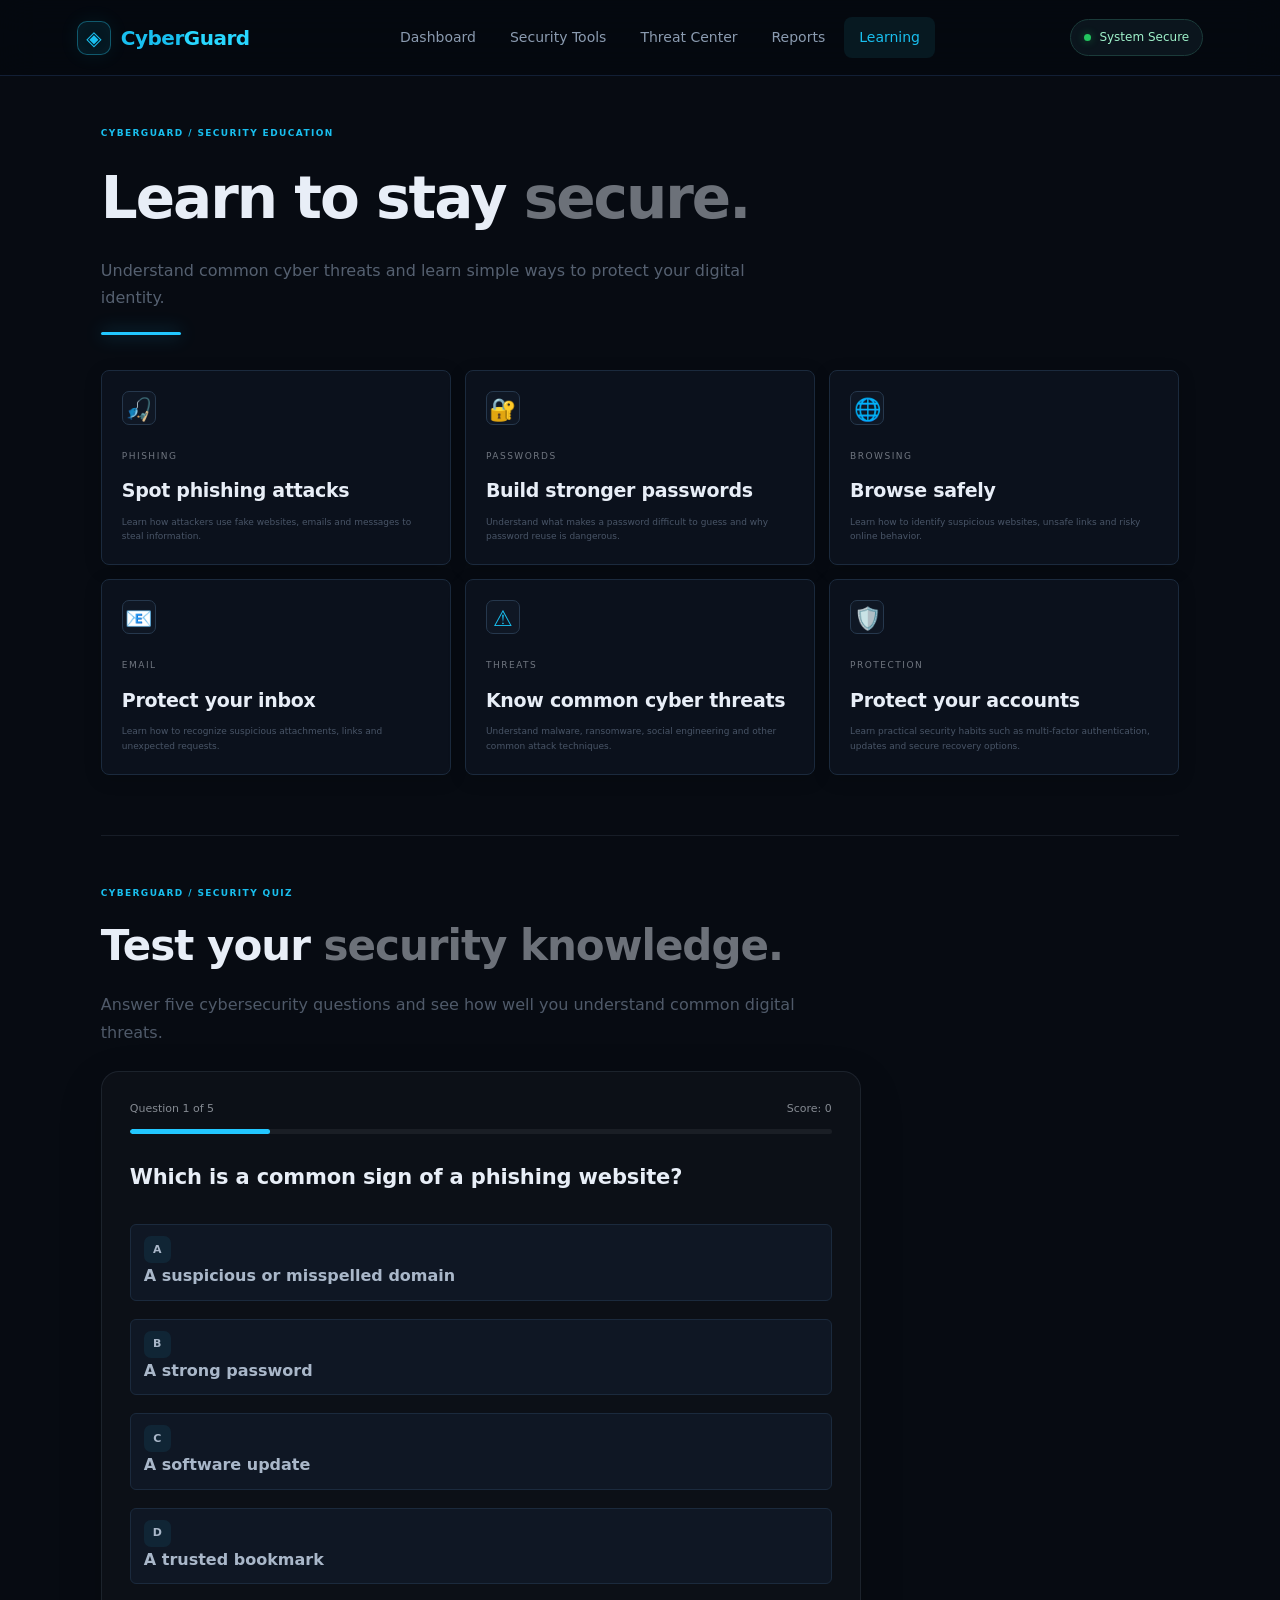
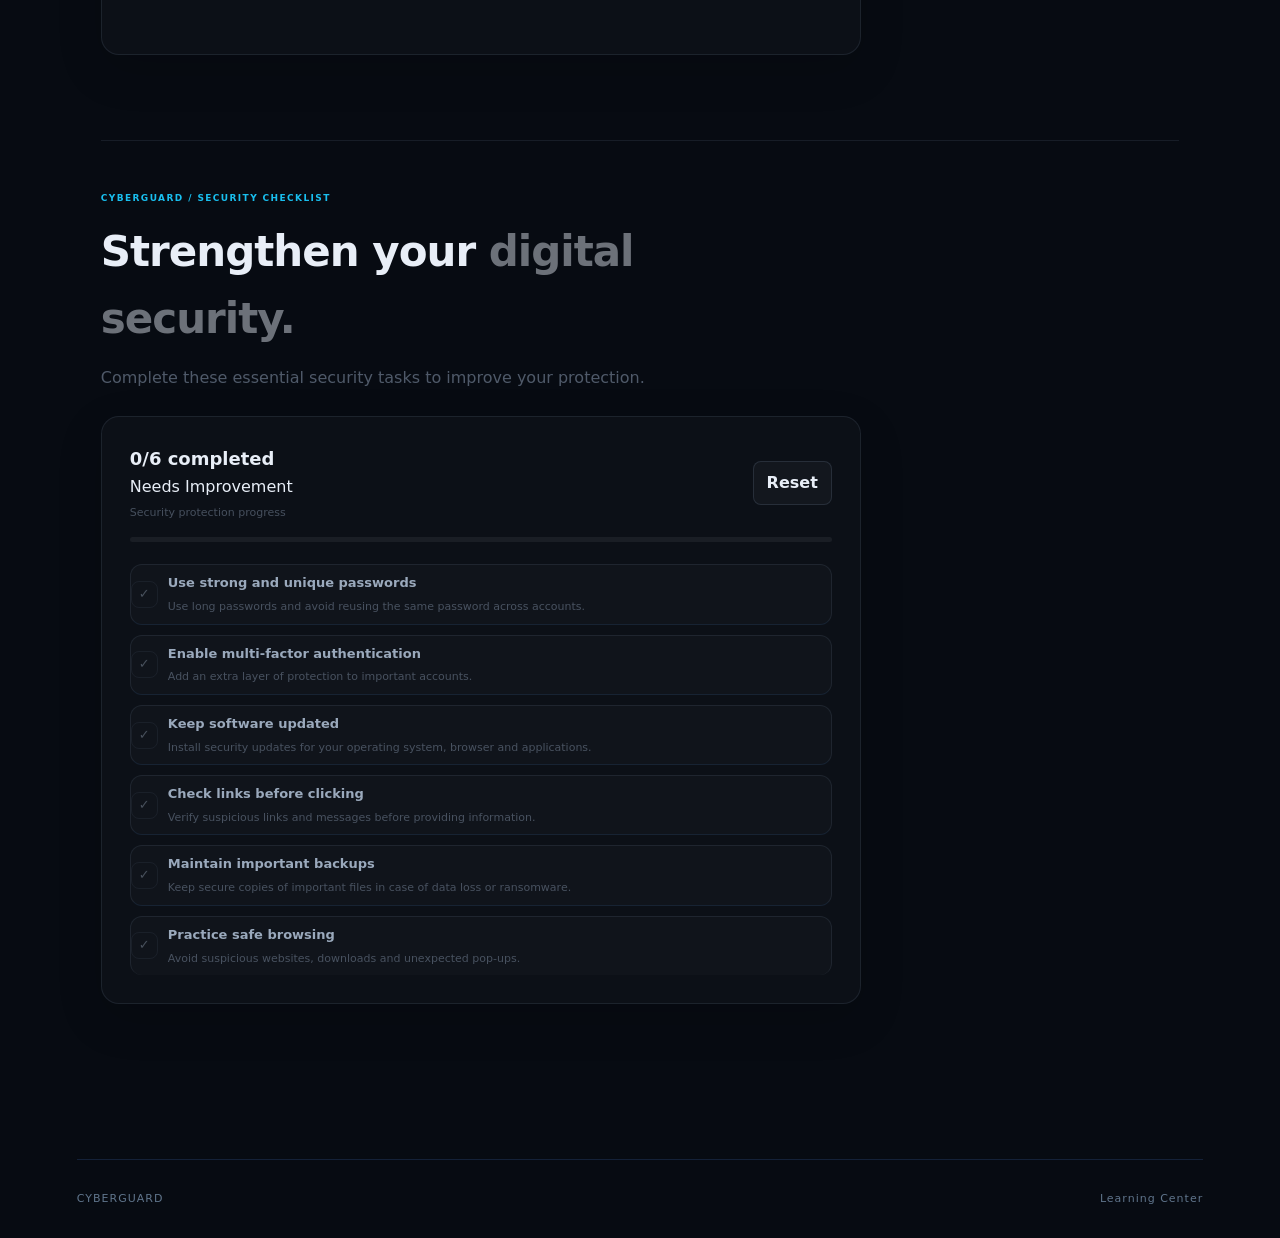
<file: pages/learning.html>
<!DOCTYPE html>
<html lang="en">

<head>

    <meta charset="UTF-8">

    <meta
        name="viewport"
        content="width=device-width, initial-scale=1.0"
    >

    <title>CyberGuard | Learning Center</title>

    <link
        rel="stylesheet"
        href="../style.css"
    >

</head>


<body>

<div id="app">


    <!-- NAVIGATION -->

    <header class="navbar">

        <div class="logo">

            <span class="logo-icon">◈</span>

            <span>
                Cyber<span>Guard</span>
            </span>

        </div>


        <nav>

            <a href="../index.html">
                Dashboard
            </a>

            <a href="password.html">
                Security Tools
            </a>

            <a href="threats.html">
                Threat Center
            </a>

            <a href="reports.html">
                Reports
            </a>

            <a
                href="learning.html"
                class="active"
            >
                Learning
            </a>

        </nav>


        <div class="system-status">

            <span class="status-dot"></span>

            System Secure

        </div>

    </header>



    <!-- LEARNING CENTER -->

    <main>

        <section class="learning-page">


            <div class="learning-heading">

                <p class="eyebrow">
                    CYBERGUARD / SECURITY EDUCATION
                </p>


                <h1>

                    Learn to stay
                    <span>secure.</span>

                </h1>


                <p>

                    Understand common cyber threats
                    and learn simple ways to protect
                    your digital identity.

                </p>

            </div>



            <!-- LEARNING CARDS -->

            <div class="learning-grid">


                <article class="learning-card">

                    <div class="learning-icon">
                        🎣
                    </div>

                    <span class="learning-tag">
                        PHISHING
                    </span>

                    <h2>
                        Spot phishing attacks
                    </h2>

                    <p>
                        Learn how attackers use fake
                        websites, emails and messages
                        to steal information.
                    </p>

                </article>



                <article class="learning-card">

                    <div class="learning-icon">
                        🔐
                    </div>

                    <span class="learning-tag">
                        PASSWORDS
                    </span>

                    <h2>
                        Build stronger passwords
                    </h2>

                    <p>
                        Understand what makes a password
                        difficult to guess and why
                        password reuse is dangerous.
                    </p>

                </article>



                <article class="learning-card">

                    <div class="learning-icon">
                        🌐
                    </div>

                    <span class="learning-tag">
                        BROWSING
                    </span>

                    <h2>
                        Browse safely
                    </h2>

                    <p>
                        Learn how to identify suspicious
                        websites, unsafe links and risky
                        online behavior.
                    </p>

                </article>



                <article class="learning-card">

                    <div class="learning-icon">
                        📧
                    </div>

                    <span class="learning-tag">
                        EMAIL
                    </span>

                    <h2>
                        Protect your inbox
                    </h2>

                    <p>
                        Learn how to recognize suspicious
                        attachments, links and unexpected
                        requests.
                    </p>

                </article>



                <article class="learning-card">

                    <div class="learning-icon">
                        ⚠️
                    </div>

                    <span class="learning-tag">
                        THREATS
                    </span>

                    <h2>
                        Know common cyber threats
                    </h2>

                    <p>
                        Understand malware, ransomware,
                        social engineering and other
                        common attack techniques.
                    </p>

                </article>



                <article class="learning-card">

                    <div class="learning-icon">
                        🛡️
                    </div>

                    <span class="learning-tag">
                        PROTECTION
                    </span>

                    <h2>
                        Protect your accounts
                    </h2>

                    <p>
                        Learn practical security habits
                        such as multi-factor authentication,
                        updates and secure recovery options.
                    </p>

                </article>


            </div>

<!-- =====================================================
     P36 — CYBER SECURITY QUIZ
     ===================================================== -->

<section class="security-quiz">

    <div class="quiz-heading">

        <p class="eyebrow">
            CYBERGUARD / SECURITY QUIZ
        </p>

        <h2>
            Test your
            <span>security knowledge.</span>
        </h2>

        <p>
            Answer five cybersecurity questions
            and see how well you understand
            common digital threats.
        </p>

    </div>


    <div class="quiz-card">

        <div class="quiz-progress">

            <span id="quizQuestionNumber">
                Question 1 of 5
            </span>

            <span id="quizScore">
                Score: 0
            </span>

        </div>


        <div class="quiz-progress-bar">

            <div
                id="quizProgress"
                style="width: 20%;"
            ></div>

        </div>


        <h3 id="quizQuestion">
            Loading question...
        </h3>


        <div
            id="quizOptions"
            class="quiz-options"
        ></div>


        <div
            id="quizFeedback"
            class="quiz-feedback"
        ></div>


        <button
            id="quizNextButton"
            class="quiz-next-button"
            type="button"
            style="display:none;"
        >
            Next Question
        </button>

    </div>


    <div
        id="quizResult"
        class="quiz-result"
        style="display:none;"
    >

        <span class="quiz-result-label">
            QUIZ COMPLETE
        </span>

        <h3>
            Your security score
        </h3>

        <strong id="quizFinalScore">
            0/5
        </strong>

        <p id="quizResultMessage">
            Keep learning and improving your
            cybersecurity knowledge.
        </p>

        <button
            id="quizRestartButton"
            class="quiz-next-button"
            type="button"
        >
            Try Again
        </button>

    </div>

</section>


<script>

/* =====================================================
   P36 — SECURITY QUIZ LOGIC
   ===================================================== */

document.addEventListener(
    "DOMContentLoaded",
    function () {

        const questions = [

            {
                question:
                    "Which is a common sign of a phishing website?",

                options: [
                    "A suspicious or misspelled domain",
                    "A strong password",
                    "A software update",
                    "A trusted bookmark"
                ],

                answer: 0
            },


            {
                question:
                    "What is the safest way to handle an unexpected email attachment?",

                options: [
                    "Open it immediately",
                    "Forward it to everyone",
                    "Verify the sender before opening it",
                    "Download it on every device"
                ],

                answer: 2
            },


            {
                question:
                    "Which password is generally stronger?",

                options: [
                    "12345678",
                    "password123",
                    "Your birthday",
                    "A long unique passphrase"
                ],

                answer: 3
            },


            {
                question:
                    "What does multi-factor authentication provide?",

                options: [
                    "An additional layer of account protection",
                    "A faster internet connection",
                    "Free antivirus software",
                    "Automatic password sharing"
                ],

                answer: 0
            },


            {
                question:
                    "What should you do with a suspicious link?",

                options: [
                    "Click it to check",
                    "Send it to friends",
                    "Avoid it and verify the destination",
                    "Enter your password first"
                ],

                answer: 2
            }

        ];


        let currentQuestion = 0;

        let score = 0;

        let answered = false;


        const questionElement =
            document.querySelector(
                "#quizQuestion"
            );

        const optionsElement =
            document.querySelector(
                "#quizOptions"
            );

        const feedbackElement =
            document.querySelector(
                "#quizFeedback"
            );

        const nextButton =
            document.querySelector(
                "#quizNextButton"
            );

        const questionNumber =
            document.querySelector(
                "#quizQuestionNumber"
            );

        const scoreElement =
            document.querySelector(
                "#quizScore"
            );

        const progressElement =
            document.querySelector(
                "#quizProgress"
            );

        const quizCard =
            document.querySelector(
                ".quiz-card"
            );

        const resultElement =
            document.querySelector(
                "#quizResult"
            );

        const finalScore =
            document.querySelector(
                "#quizFinalScore"
            );

        const resultMessage =
            document.querySelector(
                "#quizResultMessage"
            );

        const restartButton =
            document.querySelector(
                "#quizRestartButton"
            );


        function loadQuestion() {

            answered = false;

            feedbackElement.textContent = "";

            feedbackElement.className =
                "quiz-feedback";


            nextButton.style.display =
                "none";


            const question =
                questions[
                    currentQuestion
                ];


            questionNumber.textContent =
                "Question " +
                (currentQuestion + 1) +
                " of " +
                questions.length;


            scoreElement.textContent =
                "Score: " +
                score;


            progressElement.style.width =
                (
                    (
                        currentQuestion + 1
                    ) /
                    questions.length *
                    100
                ) +
                "%";


            questionElement.textContent =
                question.question;


            optionsElement.innerHTML =
                question.options
                    .map(
                        (option, index) => `

                            <button
                                type="button"
                                class="quiz-option"
                                data-index="${index}"
                            >
                                <span>
                                    ${String.fromCharCode(
                                        65 + index
                                    )}
                                </span>

                                ${option}

                            </button>

                        `
                    )
                    .join("");


            optionsElement
                .querySelectorAll(
                    ".quiz-option"
                )
                .forEach(
                    button => {

                        button.addEventListener(
                            "click",
                            function () {

                                selectAnswer(
                                    Number(
                                        this.dataset.index
                                    )
                                );

                            }
                        );

                    }
                );

        }


        function selectAnswer(index) {

            if (answered) {
                return;
            }


            answered = true;


            const question =
                questions[
                    currentQuestion
                ];


            const buttons =
                optionsElement
                    .querySelectorAll(
                        ".quiz-option"
                    );


            buttons.forEach(
                button => {

                    button.disabled =
                        true;

                }
            );


            if (
                index ===
                question.answer
            ) {

                score++;


                buttons[index]
                    .classList.add(
                        "correct"
                    );


                feedbackElement.textContent =
                    "Correct! Good security awareness.";

                feedbackElement.classList.add(
                    "correct"
                );

            }

            else {

                buttons[index]
                    .classList.add(
                        "wrong"
                    );


                buttons[
                    question.answer
                ]
                    .classList.add(
                        "correct"
                    );


                feedbackElement.textContent =
                    "Not quite. The highlighted answer is correct.";

                feedbackElement.classList.add(
                    "wrong"
                );

            }


            scoreElement.textContent =
                "Score: " +
                score;


            nextButton.style.display =
                "block";

        }


        function nextQuestion() {

            currentQuestion++;


            if (
                currentQuestion >=
                questions.length
            ) {

                showResult();

                return;

            }


            loadQuestion();

        }


        function showResult() {

            quizCard.style.display =
                "none";


            resultElement.style.display =
                "block";


            finalScore.textContent =
                score +
                "/" +
                questions.length;


            const percentage =
                (
                    score /
                    questions.length
                ) *
                100;


            if (percentage >= 80) {

                resultMessage.textContent =
                    "Excellent! Your cybersecurity awareness is strong.";

            }

            else if (percentage >= 60) {

                resultMessage.textContent =
                    "Good job! A little more practice will strengthen your security knowledge.";

            }

            else {

                resultMessage.textContent =
                    "Keep learning! Understanding basic security habits can greatly improve your protection.";

            }

        }


        function restartQuiz() {

            currentQuestion = 0;

            score = 0;

            quizCard.style.display =
                "block";

            resultElement.style.display =
                "none";

            loadQuestion();

        }


        nextButton.addEventListener(
            "click",
            nextQuestion
        );


        restartButton.addEventListener(
            "click",
            restartQuiz
        );


        loadQuestion();

    }
);

</script>
<!-- =====================================================
     P37.1 — SECURITY CHECKLIST
     ===================================================== -->

<section class="security-checklist">

    <div class="checklist-heading">

        <p class="eyebrow">
            CYBERGUARD / SECURITY CHECKLIST
        </p>

        <h2>
            Strengthen your
            <span>digital security.</span>
        </h2>

        <p>
            Complete these essential security tasks
            to improve your protection.
        </p>

    </div>


    <div class="checklist-card">

        <div class="checklist-top">

            <div>

                <strong id="checklistCompleted">
                    0/6 completed
                </strong>
<span id="checklistSecurityLevel">
    Needs Improvement
</span>
                <small>
                    Security protection progress
                </small>

            </div>


            <button
                id="resetChecklist"
                class="checklist-reset"
                type="button"
            >
                Reset
            </button>

        </div>


        <div class="checklist-progress">

            <div
                id="checklistProgress"
                style="width: 0%;"
            ></div>

        </div>


        <div
            id="securityChecklistItems"
            class="checklist-items"
        ></div>

    </div>

</section>


<script>
document.addEventListener("DOMContentLoaded", function () {

    const checklistItems = [
        {
            id: "password",
            title: "Use strong and unique passwords",
            description: "Use long passwords and avoid reusing the same password across accounts."
        },
        {
            id: "mfa",
            title: "Enable multi-factor authentication",
            description: "Add an extra layer of protection to important accounts."
        },
        {
            id: "updates",
            title: "Keep software updated",
            description: "Install security updates for your operating system, browser and applications."
        },
        {
            id: "phishing",
            title: "Check links before clicking",
            description: "Verify suspicious links and messages before providing information."
        },
        {
            id: "backup",
            title: "Maintain important backups",
            description: "Keep secure copies of important files in case of data loss or ransomware."
        },
        {
            id: "browsing",
            title: "Practice safe browsing",
            description: "Avoid suspicious websites, downloads and unexpected pop-ups."
        }
    ];

    const container =
        document.querySelector("#securityChecklistItems");

    const completedText =
        document.querySelector("#checklistCompleted");

    const progress =
        document.querySelector("#checklistProgress");

    const resetButton =
        document.querySelector("#resetChecklist");


    let completed = JSON.parse(
        localStorage.getItem(
            "cyberguard_security_checklist"
        ) || "[]"
    );


    function renderChecklist() {

        container.innerHTML = checklistItems.map(item => {

            const isChecked =
                completed.includes(item.id);

            return `
                <label class="checklist-item ${isChecked ? "completed" : ""}">

                    <input
                        type="checkbox"
                        class="security-check"
                        data-id="${item.id}"
                        ${isChecked ? "checked" : ""}
                    >

                    <span class="checklist-check">
                        ✓
                    </span>

                    <span class="checklist-text">

                        <strong>
                            ${item.title}
                        </strong>

                        <small>
                            ${item.description}
                        </small>

                    </span>

                </label>
            `;

        }).join("");


        container
            .querySelectorAll(".security-check")
            .forEach(checkbox => {

                checkbox.addEventListener("change", function () {

                    const id = this.dataset.id;

                    if (this.checked) {

                        if (!completed.includes(id)) {
                            completed.push(id);
                        }

                    } else {

                        completed =
                            completed.filter(
                                item => item !== id
                            );

                    }

                    localStorage.setItem(
                        "cyberguard_security_checklist",
                        JSON.stringify(completed)
                    );

                    renderChecklist();

                });

            });


        updateChecklistProgress();
    }


    function updateChecklistProgress() {

        const count =
            completed.length;

        const total =
            checklistItems.length;

        const percentage =
            (count / total) * 100;


        if (completedText) {

            completedText.textContent =
                count + "/" + total + " completed";

        }


        if (progress) {

            progress.style.width =
                percentage + "%";

        }

    }


    if (resetButton) {

        resetButton.addEventListener(
            "click",
            function () {

                completed = [];

                localStorage.removeItem(
                    "cyberguard_security_checklist"
                );

                renderChecklist();

            }
        );

    }


    renderChecklist();

});
</script>
        </section>

    </main>



    <footer>

        <span>
            CYBERGUARD
        </span>

        <span>
            Learning Center
        </span>

    </footer>


</div>
<!-- P35.2 Learning Interaction -->

<div id="learningModal" class="learning-modal">

    <div class="learning-modal-content">

        <button
            id="closeLearningModal"
            class="learning-modal-close"
            type="button"
        >
            ×
        </button>

        <span id="learningModalTag">
            SECURITY GUIDE
        </span>

        <h2 id="learningModalTitle">
            Security Guide
        </h2>

        <p id="learningModalText">
            Learn practical ways to stay protected online.
        </p>

        <div id="learningModalTips"
             class="learning-modal-tips">
        </div>

    </div>

</div>


<script>

document.addEventListener(
    "DOMContentLoaded",
    function () {

        const cards =
            document.querySelectorAll(
                ".learning-card"
            );

        const modal =
            document.querySelector(
                "#learningModal"
            );

        const closeButton =
            document.querySelector(
                "#closeLearningModal"
            );

        const title =
            document.querySelector(
                "#learningModalTitle"
            );

        const tag =
            document.querySelector(
                "#learningModalTag"
            );

        const text =
            document.querySelector(
                "#learningModalText"
            );

        const tips =
            document.querySelector(
                "#learningModalTips"
            );


        const guides = {

            "Spot phishing attacks": {

                tag: "PHISHING",

                text:
                    "Phishing attacks use fake emails, websites and messages to trick people into revealing passwords, financial information or other sensitive data.",

                tips: [
                    "Check the sender and website address carefully.",
                    "Do not click suspicious links.",
                    "Never share passwords or OTPs through unexpected messages.",
                    "When unsure, open the official website yourself."
                ]

            },


            "Build stronger passwords": {

                tag: "PASSWORD SECURITY",

                text:
                    "Strong and unique passwords make it much harder for attackers to access your accounts.",

                tips: [
                    "Use long passwords or passphrases.",
                    "Use a different password for every important account.",
                    "Avoid names, birthdays and easily guessed information.",
                    "Use a password manager when possible."
                ]

            },


            "Browse safely": {

                tag: "SAFE BROWSING",

                text:
                    "Safe browsing habits help protect you from malicious websites, downloads and deceptive links.",

                tips: [
                    "Check the website address before entering information.",
                    "Avoid suspicious downloads.",
                    "Keep your browser updated.",
                    "Be careful with unexpected pop-ups and redirects."
                ]

            },


            "Protect your inbox": {

                tag: "EMAIL SECURITY",

                text:
                    "Attackers often use email to deliver phishing links, malicious attachments and fake requests.",

                tips: [
                    "Do not open unexpected attachments.",
                    "Verify unusual requests before responding.",
                    "Check links before clicking them.",
                    "Report suspicious messages when possible."
                ]

            },


            "Know common cyber threats": {

                tag: "THREAT AWARENESS",

                text:
                    "Understanding common cyber threats helps you recognize suspicious activity before it becomes a security problem.",

                tips: [
                    "Learn how phishing attacks work.",
                    "Understand malware and ransomware risks.",
                    "Watch for social engineering attempts.",
                    "Keep security software and devices updated."
                ]

            },


            "Protect your accounts": {

                tag: "ACCOUNT PROTECTION",

                text:
                    "Account security combines strong authentication, secure recovery options and good security habits.",

                tips: [
                    "Enable multi-factor authentication.",
                    "Use strong and unique passwords.",
                    "Review account recovery information.",
                    "Monitor accounts for unusual activity."
                ]

            }

        };


        cards.forEach(
            card => {

                card.style.cursor =
                    "pointer";


                card.addEventListener(
                    "click",
                    function () {

                        const heading =
                            card.querySelector(
                                "h2"
                            );

                        if (!heading) {
                            return;
                        }


                        const guide =
                            guides[
                                heading.textContent.trim()
                            ];


                        if (!guide) {
                            return;
                        }


                        title.textContent =
                            heading.textContent.trim();


                        tag.textContent =
                            guide.tag;


                        text.textContent =
                            guide.text;


                        tips.innerHTML =
                            guide.tips
                                .map(
                                    tip => `
                                        <div class="learning-tip">
                                            <span>✓</span>
                                            <p>${tip}</p>
                                        </div>
                                    `
                                )
                                .join("");


                        modal.classList.add(
                            "open"
                        );

                    }
                );

            }
        );


        function closeModal() {

            modal.classList.remove(
                "open"
            );

        }


        closeButton.addEventListener(
            "click",
            closeModal
        );


        modal.addEventListener(
            "click",
            function (event) {

                if (
                    event.target === modal
                ) {

                    closeModal();

                }

            }
        );


        document.addEventListener(
            "keydown",
            function (event) {

                if (
                    event.key === "Escape"
                ) {

                    closeModal();

                }

            }
        );

    }
);

</script>
</body>

</html>
</file>
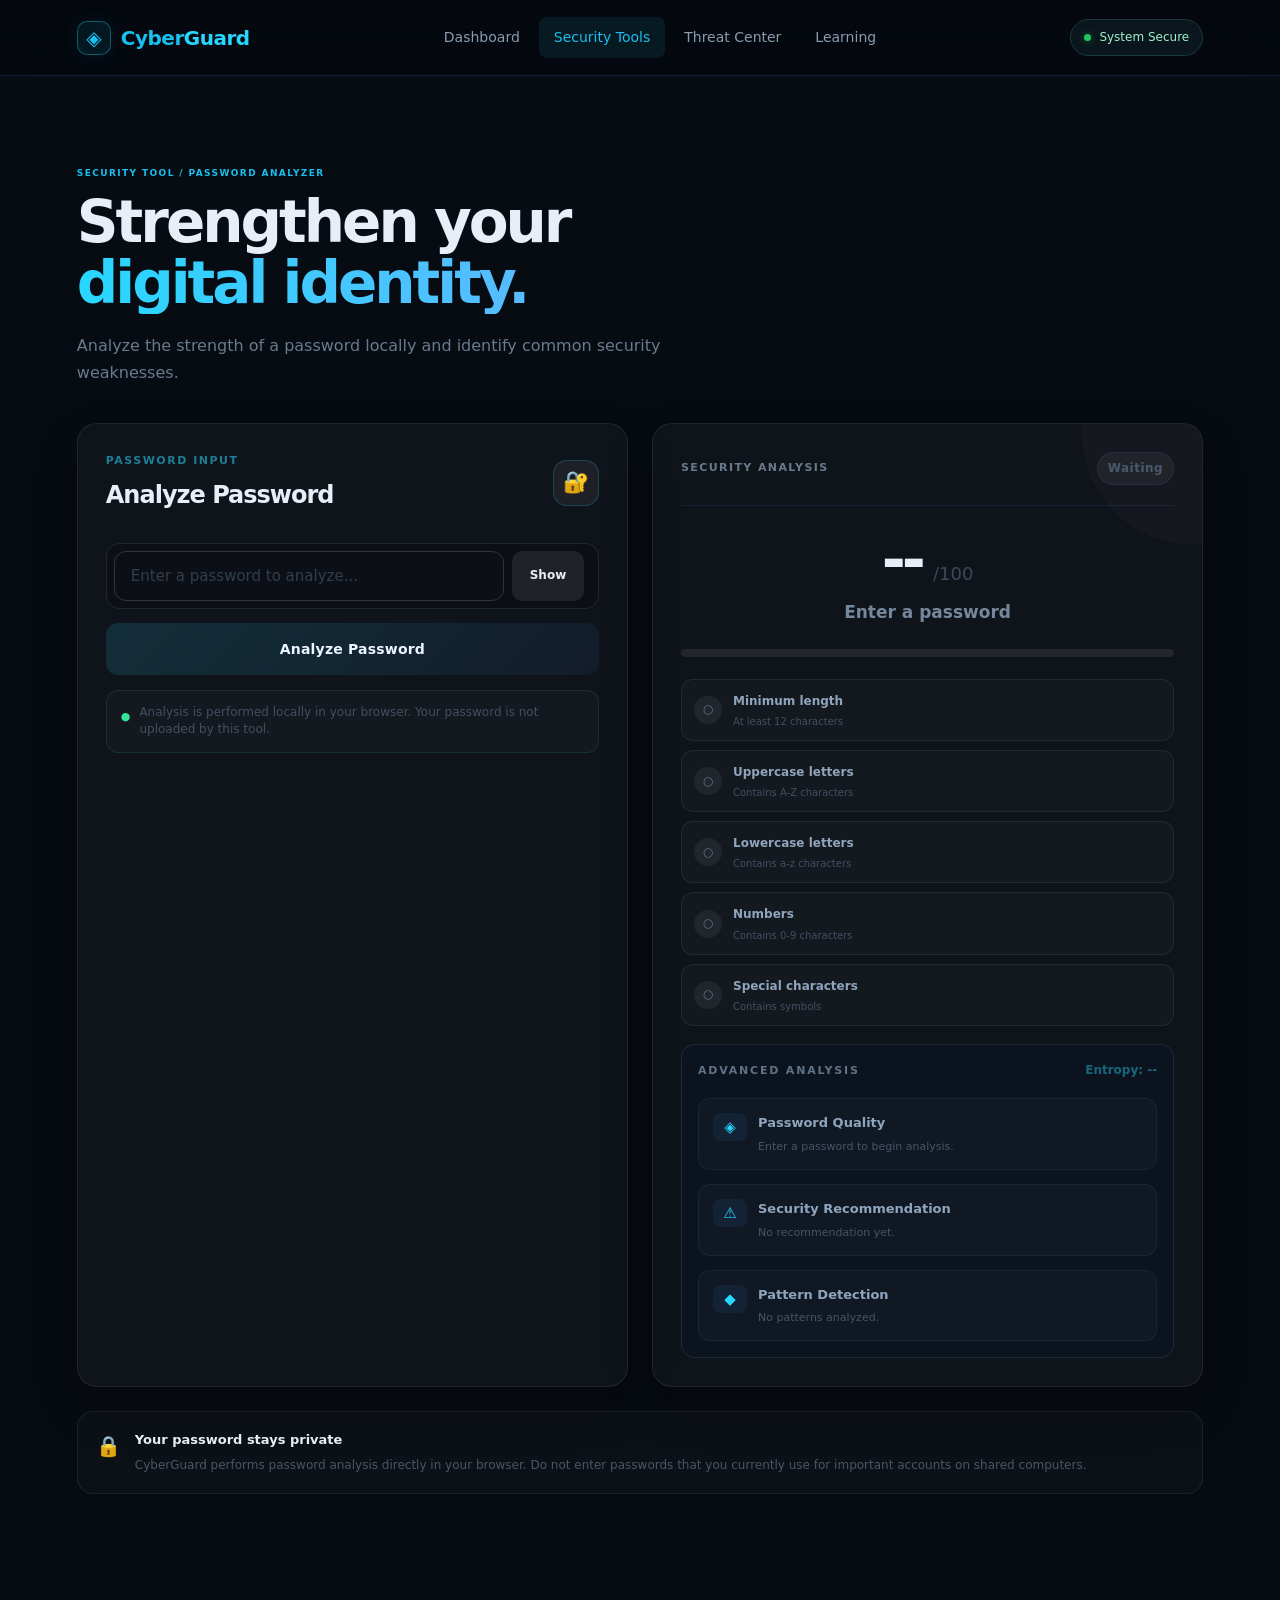
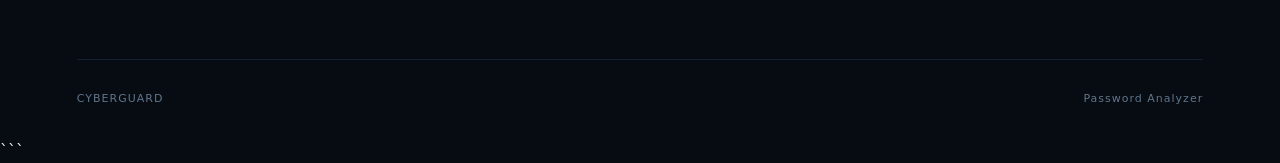
<file: pages/password.html>
<!DOCTYPE html>
<html lang="en">

<head>

    <meta charset="UTF-8">

    <meta
        name="viewport"
        content="width=device-width, initial-scale=1.0"
    >

    <title>
        CyberGuard | Password Analyzer
    </title>

    <link
        rel="stylesheet"
        href="../style.css"
    >

</head>


<body>

    <div id="app">


        <!-- =========================================
             NAVIGATION
             ========================================= -->

        <header class="navbar">

            <div class="logo">

                <span class="logo-icon">
                    ◈
                </span>

                <span>
                    Cyber<span>Guard</span>
                </span>

            </div>


            <nav>

                <a href="../index.html">
                    Dashboard
                </a>

                <a
                    href="#"
                    class="active"
                >
                    Security Tools
                </a>

                <a href="threats.html">
                    Threat Center
                </a>

                <a href="learning.html">
    Learning
</a>

            </nav>


            <div class="system-status">

                <span class="status-dot"></span>

                System Secure

            </div>

        </header>



        <!-- =========================================
             PASSWORD ANALYZER
             ========================================= -->

        <main>

            <section class="password-page">


                <!-- PAGE HEADING -->

                <div class="password-heading">

                    <p class="eyebrow">
                        SECURITY TOOL / PASSWORD ANALYZER
                    </p>


                    <h1>

                        Strengthen your
                        <span>
                            digital identity.
                        </span>

                    </h1>


                    <p>

                        Analyze the strength of a password locally
                        and identify common security weaknesses.

                    </p>

                </div>



                <!-- =================================
                     MAIN PASSWORD LAYOUT
                     ================================= -->

                <div class="password-layout">


                    <!-- =================================
                         PASSWORD INPUT PANEL
                         ================================= -->

                    <div class="password-panel">


                        <div class="panel-header">

                            <div>

                                <span class="panel-label">
                                    PASSWORD INPUT
                                </span>


                                <h2>
                                    Analyze Password
                                </h2>

                            </div>


                            <span class="lock-icon">
                                🔐
                            </span>

                        </div>



                        <!-- PASSWORD INPUT -->

                        <div class="password-input-container">

                            <input
                                type="password"
                                id="passwordInput"
                                placeholder="Enter a password to analyze..."
                                autocomplete="off"
                                spellcheck="false"
                            >


                            <button
                                type="button"
                                id="togglePassword"
                            >
                                Show
                            </button>

                        </div>



                        <!-- ANALYZE BUTTON -->

                        <button
                            class="analyze-button"
                            id="analyzePassword"
                            type="button"
                        >
                            Analyze Password
                        </button>



                        <!-- PRIVACY -->

                        <div class="privacy-note">

                            <span>
                                ●
                            </span>


                            <p>

                                Analysis is performed locally in your
                                browser. Your password is not uploaded
                                by this tool.

                            </p>

                        </div>


                    </div>



                    <!-- =================================
                         SECURITY RESULT PANEL
                         ================================= -->

                    <div class="password-result">


                        <!-- RESULT HEADER -->

                        <div class="result-header">

                            <span>
                                SECURITY ANALYSIS
                            </span>


                            <span id="securityLevel">
                                Waiting
                            </span>

                        </div>



                        <!-- SCORE -->

                        <div class="strength-score">

                            <div class="score-number">

                                <span id="passwordScore">
                                    --
                                </span>

                                <small>
                                    /100
                                </small>

                            </div>


                            <div
                                class="strength-label"
                                id="strengthLabel"
                            >
                                Enter a password
                            </div>

                        </div>



                        <!-- STRENGTH BAR -->

                        <div class="strength-bar">

                            <div
                                id="strengthProgress"
                            >
                            </div>

                        </div>



                        <!-- =================================
                             SECURITY REQUIREMENTS
                             ================================= -->

                        <div class="checks">


                            <!-- LENGTH -->

                            <div class="check-item">

                                <span id="lengthCheck">
                                    ○
                                </span>


                                <div>

                                    <strong>
                                        Minimum length
                                    </strong>


                                    <small>
                                        At least 12 characters
                                    </small>

                                </div>

                            </div>



                            <!-- UPPERCASE -->

                            <div class="check-item">

                                <span id="upperCheck">
                                    ○
                                </span>


                                <div>

                                    <strong>
                                        Uppercase letters
                                    </strong>


                                    <small>
                                        Contains A-Z characters
                                    </small>

                                </div>

                            </div>



                            <!-- LOWERCASE -->

                            <div class="check-item">

                                <span id="lowerCheck">
                                    ○
                                </span>


                                <div>

                                    <strong>
                                        Lowercase letters
                                    </strong>


                                    <small>
                                        Contains a-z characters
                                    </small>

                                </div>

                            </div>



                            <!-- NUMBERS -->

                            <div class="check-item">

                                <span id="numberCheck">
                                    ○
                                </span>


                                <div>

                                    <strong>
                                        Numbers
                                    </strong>


                                    <small>
                                        Contains 0-9 characters
                                    </small>

                                </div>

                            </div>



                            <!-- SPECIAL -->

                            <div class="check-item">

                                <span id="specialCheck">
                                    ○
                                </span>


                                <div>

                                    <strong>
                                        Special characters
                                    </strong>


                                    <small>
                                        Contains symbols
                                    </small>

                                </div>

                            </div>


                        </div>



                        <!-- =================================
                             ADVANCED SECURITY INSIGHTS
                             ================================= -->

                        <div class="security-insights">


                            <div class="insight-header">

                                <span>
                                    ADVANCED ANALYSIS
                                </span>


                                <span id="entropyValue">
                                    Entropy: --
                                </span>

                            </div>



                            <div class="insight-content">


                                <!-- PASSWORD QUALITY -->

                                <div class="insight-row">

                                    <span class="insight-icon">
                                        ◈
                                    </span>


                                    <div>

                                        <strong>
                                            Password Quality
                                        </strong>


                                        <small id="qualityMessage">
                                            Enter a password to begin analysis.
                                        </small>

                                    </div>

                                </div>



                                <!-- RECOMMENDATION -->

                                <div class="insight-row">

                                    <span class="insight-icon">
                                        ⚠
                                    </span>


                                    <div>

                                        <strong>
                                            Security Recommendation
                                        </strong>


                                        <small id="passwordAdvice">
                                            No recommendation yet.
                                        </small>

                                    </div>

                                </div>



                                <!-- PATTERN DETECTION -->

                                <div class="insight-row">

                                    <span class="insight-icon">
                                        ◆
                                    </span>


                                    <div>

                                        <strong>
                                            Pattern Detection
                                        </strong>


                                        <small id="patternMessage">
                                            No patterns analyzed.
                                        </small>

                                    </div>

                                </div>


                            </div>

                        </div>


                    </div>


                </div>


                <!-- =================================
                     LOCAL SECURITY NOTICE
                     ================================= -->

                <div class="password-security-notice">

                    <span>
                        🔒
                    </span>

                    <div>

                        <strong>
                            Your password stays private
                        </strong>

                        <p>
                            CyberGuard performs password analysis
                            directly in your browser. Do not enter
                            passwords that you currently use for
                            important accounts on shared computers.
                        </p>

                    </div>

                </div>


            </section>

        </main>



        <!-- =========================================
             FOOTER
             ========================================= -->

        <footer>

            <span>
                CYBERGUARD
            </span>


            <span>
                Password Analyzer
            </span>

        </footer>


    </div>


    <!-- CYBERGUARD JAVASCRIPT -->

    <script src="../app.js"></script>

</body>

</html>
```
</file>
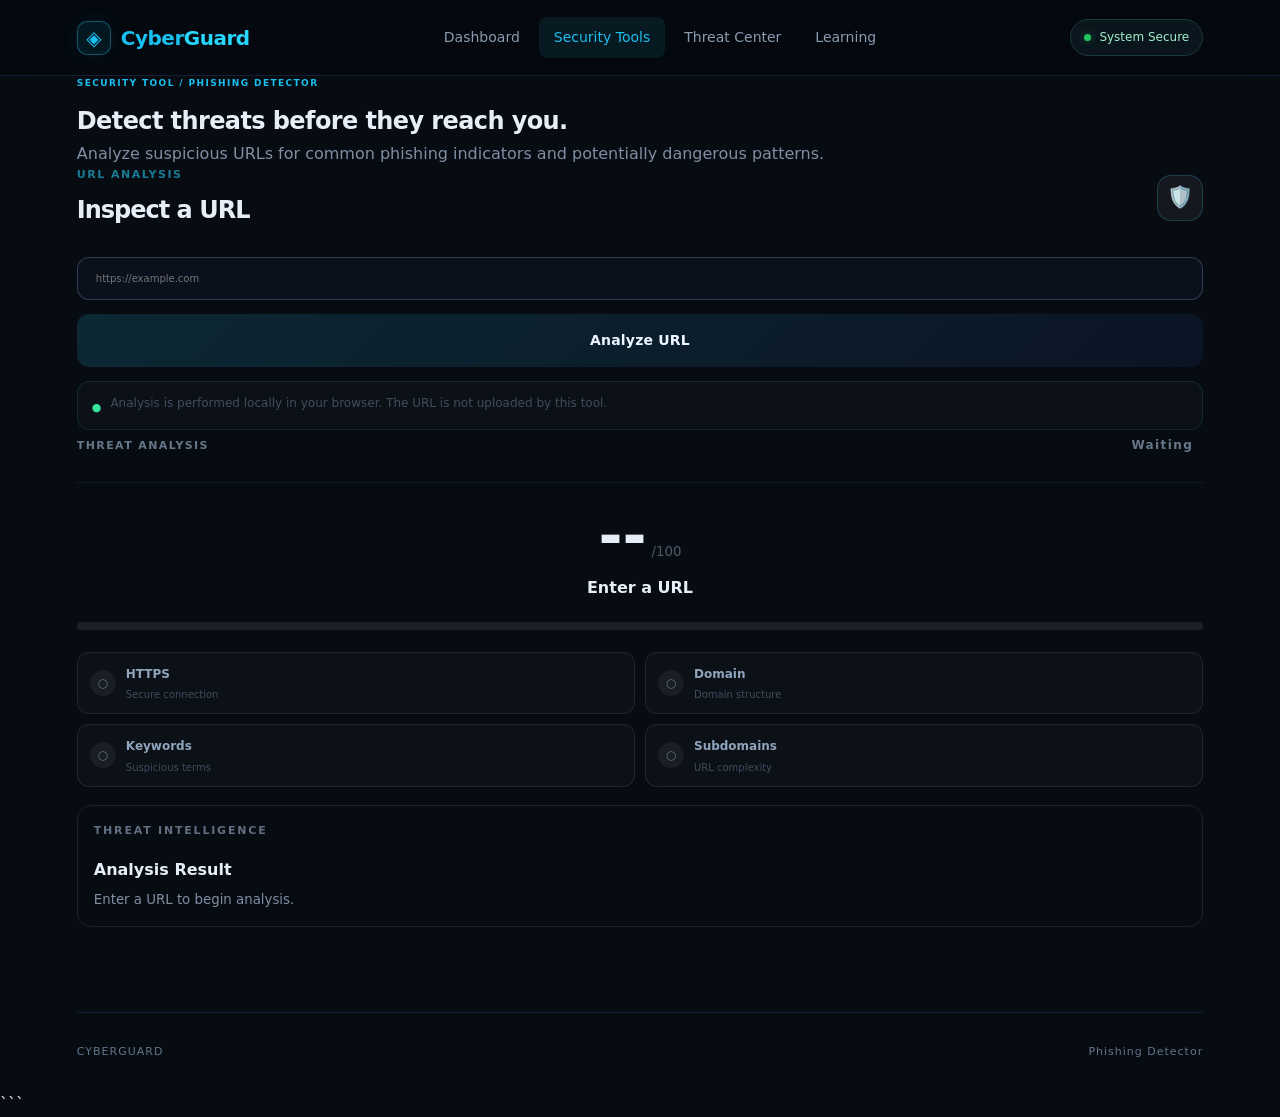
<file: pages/phishing.html>
<!DOCTYPE html>
<html lang="en">

<head>

    <meta charset="UTF-8">

    <meta
        name="viewport"
        content="width=device-width, initial-scale=1.0"
    >

    <title>CyberGuard | Phishing Detector</title>

    <link
        rel="stylesheet"
        href="../style.css"
    >

</head>


<body>

<div id="app">


    <!-- ==================================================
         NAVIGATION
         ================================================== -->

    <header class="navbar">

        <div class="logo">

            <span class="logo-icon">◈</span>

            <span>
                Cyber<span>Guard</span>
            </span>

        </div>


        <nav>
    <a href="../index.html">Dashboard</a>
    <a href="password.html" class="active">Security Tools</a>
    <a href="threats.html">Threat Center</a>
    <a href="learning.html">
    Learning
</a>
</nav>


        <div class="system-status">

            <span class="status-dot"></span>

            System Secure

        </div>

    </header>



    <!-- ==================================================
         PHISHING DETECTOR
         ================================================== -->

    <main>

        <section class="phishing-page">


            <div class="phishing-heading">

                <p class="eyebrow">
                    SECURITY TOOL / PHISHING DETECTOR
                </p>


                <h1>

                    Detect threats
                    <span>before they reach you.</span>

                </h1>


                <p>

                    Analyze suspicious URLs for common
                    phishing indicators and potentially
                    dangerous patterns.

                </p>

            </div>



            <div class="phishing-layout">


                <!-- ======================================
                     URL INPUT
                     ====================================== -->

                <div class="phishing-panel">


                    <div class="panel-header">

                        <div>

                            <span class="panel-label">
                                URL ANALYSIS
                            </span>


                            <h2>
                                Inspect a URL
                            </h2>

                        </div>


                        <span class="lock-icon">
                            🛡️
                        </span>

                    </div>



                    <div class="url-input-container">

                        <input
                            type="text"
                            id="urlInput"
                            placeholder="https://example.com"
                            autocomplete="off"
                        >

                    </div>



                    <button
                        class="analyze-button"
                        id="analyzeURL"
                        type="button"
                    >

                        Analyze URL

                    </button>



                    <div class="privacy-note">

                        <span>●</span>

                        <p>

                            Analysis is performed locally
                            in your browser. The URL is not
                            uploaded by this tool.

                        </p>

                    </div>


                </div>



                <!-- ======================================
                     RESULT PANEL
                     ====================================== -->

                <div class="phishing-result">


                    <div class="result-header">

                        <span>
                            THREAT ANALYSIS
                        </span>


                        <span id="urlRiskLevel">
                            Waiting
                        </span>

                    </div>



                    <div class="risk-score">


                        <div class="risk-number">

                            <span id="urlRiskScore">
                                --
                            </span>

                            <small>
                                /100
                            </small>

                        </div>


                        <div
                            class="risk-label"
                            id="urlRiskLabel"
                        >

                            Enter a URL

                        </div>

                    </div>



                    <div class="strength-bar">

                        <div
                            id="urlRiskProgress"
                        ></div>

                    </div>



                    <!-- ==================================
                         SECURITY INDICATORS
                         ================================== -->

                    <div class="url-checks">


                        <div class="check-item">

                            <span id="httpsCheck">
                                ○
                            </span>

                            <div>

                                <strong>
                                    HTTPS
                                </strong>

                                <small>
                                    Secure connection
                                </small>

                            </div>

                        </div>



                        <div class="check-item">

                            <span id="domainCheck">
                                ○
                            </span>

                            <div>

                                <strong>
                                    Domain
                                </strong>

                                <small>
                                    Domain structure
                                </small>

                            </div>

                        </div>



                        <div class="check-item">

                            <span id="keywordCheck">
                                ○
                            </span>

                            <div>

                                <strong>
                                    Keywords
                                </strong>

                                <small>
                                    Suspicious terms
                                </small>

                            </div>

                        </div>



                        <div class="check-item">

                            <span id="subdomainCheck">
                                ○
                            </span>

                            <div>

                                <strong>
                                    Subdomains
                                </strong>

                                <small>
                                    URL complexity
                                </small>

                            </div>

                        </div>


                    </div>



                    <!-- ==================================
                         THREAT DETAILS
                         ================================== -->

                    <div class="threat-details">


                        <div class="insight-header">

                            <span>
                                THREAT INTELLIGENCE
                            </span>

                        </div>


                        <div class="threat-message">

                            <strong>
                                Analysis Result
                            </strong>


                            <small id="urlAdvice">

                                Enter a URL to begin
                                analysis.

                            </small>

                        </div>


                    </div>


                </div>

            </div>

        </section>

    </main>



    <footer>

        <span>
            CYBERGUARD
        </span>

        <span>
            Phishing Detector
        </span>

    </footer>


</div>


<script src="../app.js"></script>

</body>

</html>
```
</file>
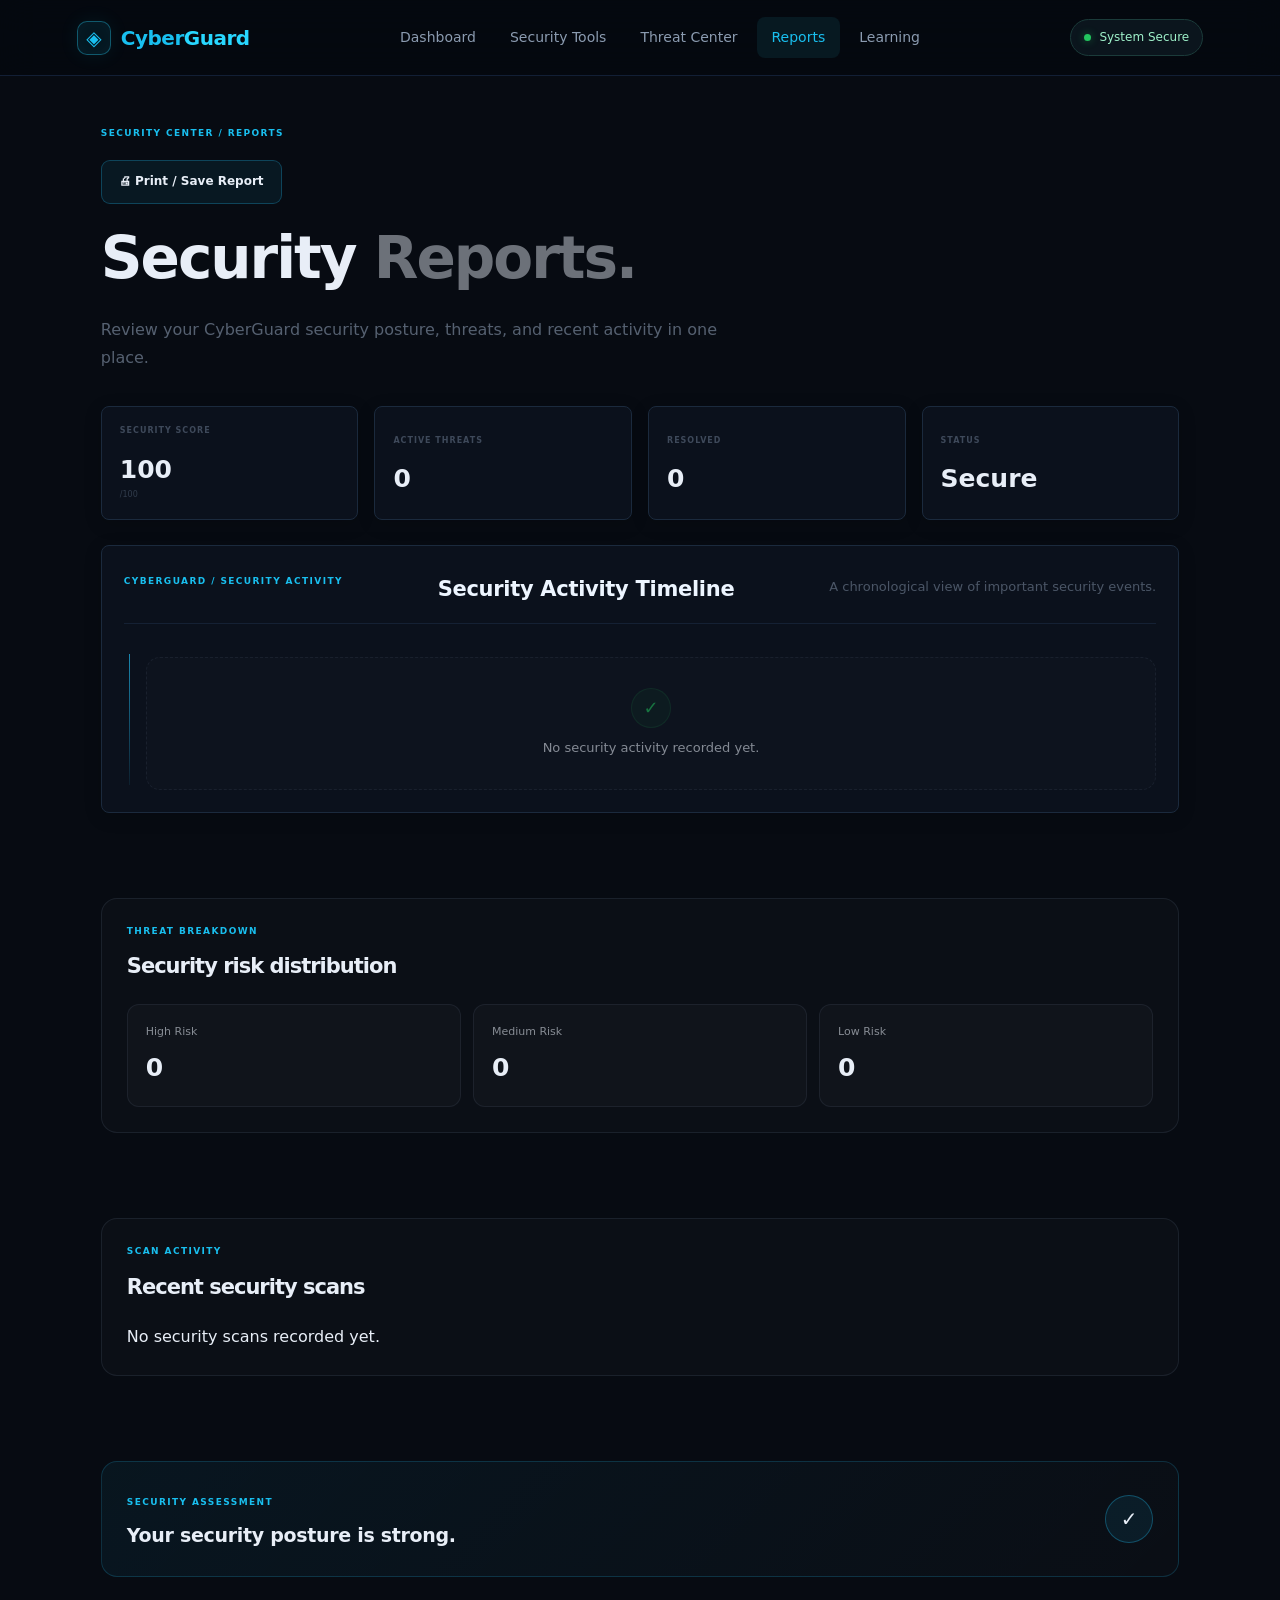
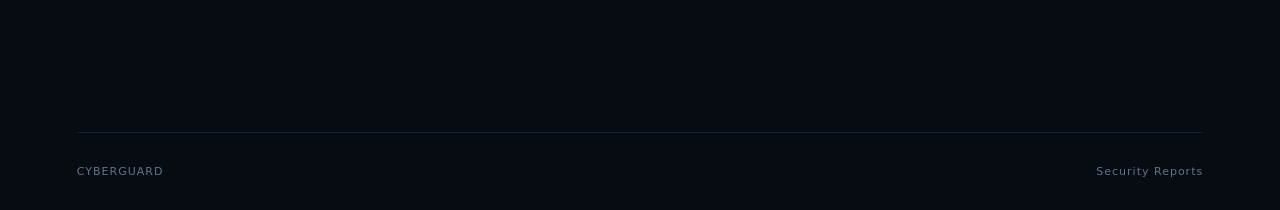
<file: pages/reports.html>
<!DOCTYPE html>
<html lang="en">

<head>

    <meta charset="UTF-8">

    <meta
        name="viewport"
        content="width=device-width, initial-scale=1.0"
    >

    <title>CyberGuard | Security Reports</title>

    <link
        rel="stylesheet"
        href="../style.css"
    >

</head>


<body>

<div id="app">


    <!-- Navigation -->

    <header class="navbar">

        <div class="logo">

            <span class="logo-icon">◈</span>

            <span>
                Cyber<span>Guard</span>
            </span>

        </div>


        <nav>

            <a href="../index.html">
                Dashboard
            </a>

            <a href="password.html">
                Security Tools
            </a>

            <a href="threats.html">
                Threat Center
            </a>

            <a href="reports.html"
               class="active">
                Reports
            </a>
<a href="learning.html">
    Learning
</a>
        </nav>


        <div class="system-status">

            <span class="status-dot"></span>

            System Secure

        </div>

    </header>



    <!-- Reports -->

    <main>

        <section class="reports-page">


            <div class="reports-heading">

                <p class="eyebrow">
                    SECURITY CENTER / REPORTS
                </p>

<div class="report-actions">

    <button
        type="button"
        class="report-print-button"
        onclick="window.print()"
    >
        🖨 Print / Save Report
    </button>

</div>
                <h1>
                    Security
                    <span>Reports.</span>
                </h1>


                <p>
                    Review your CyberGuard security
                    posture, threats, and recent activity
                    in one place.
                </p>

            </div>



            <!-- Report Overview -->

            <div class="report-overview">


                <article class="report-card">

                    <span>
                        SECURITY SCORE
                    </span>

                    <strong id="reportScore">
                        --
                    </strong>

                    <small>
                        /100
                    </small>

                </article>



                <article class="report-card">

                    <span>
                        ACTIVE THREATS
                    </span>

                    <strong id="reportThreats">
                        0
                    </strong>

                </article>



                <article class="report-card">

                    <span>
                        RESOLVED
                    </span>

                    <strong id="reportResolved">
                        0
                    </strong>

                </article>



                <article class="report-card">

                    <span>
                        STATUS
                    </span>

                    <strong id="reportStatus">
                        Secure
                    </strong>

                </article>

            </div>

<section class="security-timeline">

    <div class="timeline-heading">
        <p class="eyebrow">CYBERGUARD / SECURITY ACTIVITY</p>

        <h2>Security Activity Timeline</h2>

        <p>
            A chronological view of important security events.
        </p>
    </div>

    <div id="securityTimeline" class="timeline-list">
        <div class="timeline-empty">
            No security activity recorded yet.
        </div>
    </div>

</section>

            <!-- Threat Breakdown -->

            <section class="report-section">

                <div class="section-heading">

                    <div>

                        <p class="eyebrow">
                            THREAT BREAKDOWN
                        </p>

                        <h2>
                            Security risk distribution
                        </h2>

                    </div>

                </div>


                <div class="report-breakdown">


                    <div class="breakdown-item">

                        <span>
                            High Risk
                        </span>

                        <strong id="reportHigh">
                            0
                        </strong>

                    </div>


                    <div class="breakdown-item">

                        <span>
                            Medium Risk
                        </span>

                        <strong id="reportMedium">
                            0
                        </strong>

                    </div>


                    <div class="breakdown-item">

                        <span>
                            Low Risk
                        </span>

                        <strong id="reportLow">
                            0
                        </strong>

                    </div>

                </div>

            </section>



            <!-- Scan History -->

            <section class="report-section">

                <div class="section-heading">

                    <div>

                        <p class="eyebrow">
                            SCAN ACTIVITY
                        </p>

                        <h2>
                            Recent security scans
                        </h2>

                    </div>

                </div>


                <div
                    id="reportScanHistory"
                    class="report-scan-history"
                >

                    <div class="report-empty">
                        No security scans recorded yet.
                    </div>

                </div>

            </section>



            <!-- Report Status -->

            <section class="report-status-panel">

                <div>

                    <span class="eyebrow">
                        SECURITY ASSESSMENT
                    </span>

                    <h2 id="reportMessage">
                        Your security posture is being monitored.
                    </h2>

                </div>


                <div class="report-status-icon">
                    ✓
                </div>

            </section>


        </section>

    </main>



    <footer>

        <span>
            CYBERGUARD
        </span>

        <span>
            Security Reports
        </span>

    </footer>


</div>


<script src="../app.js"></script>

</body>

</html>
</file>
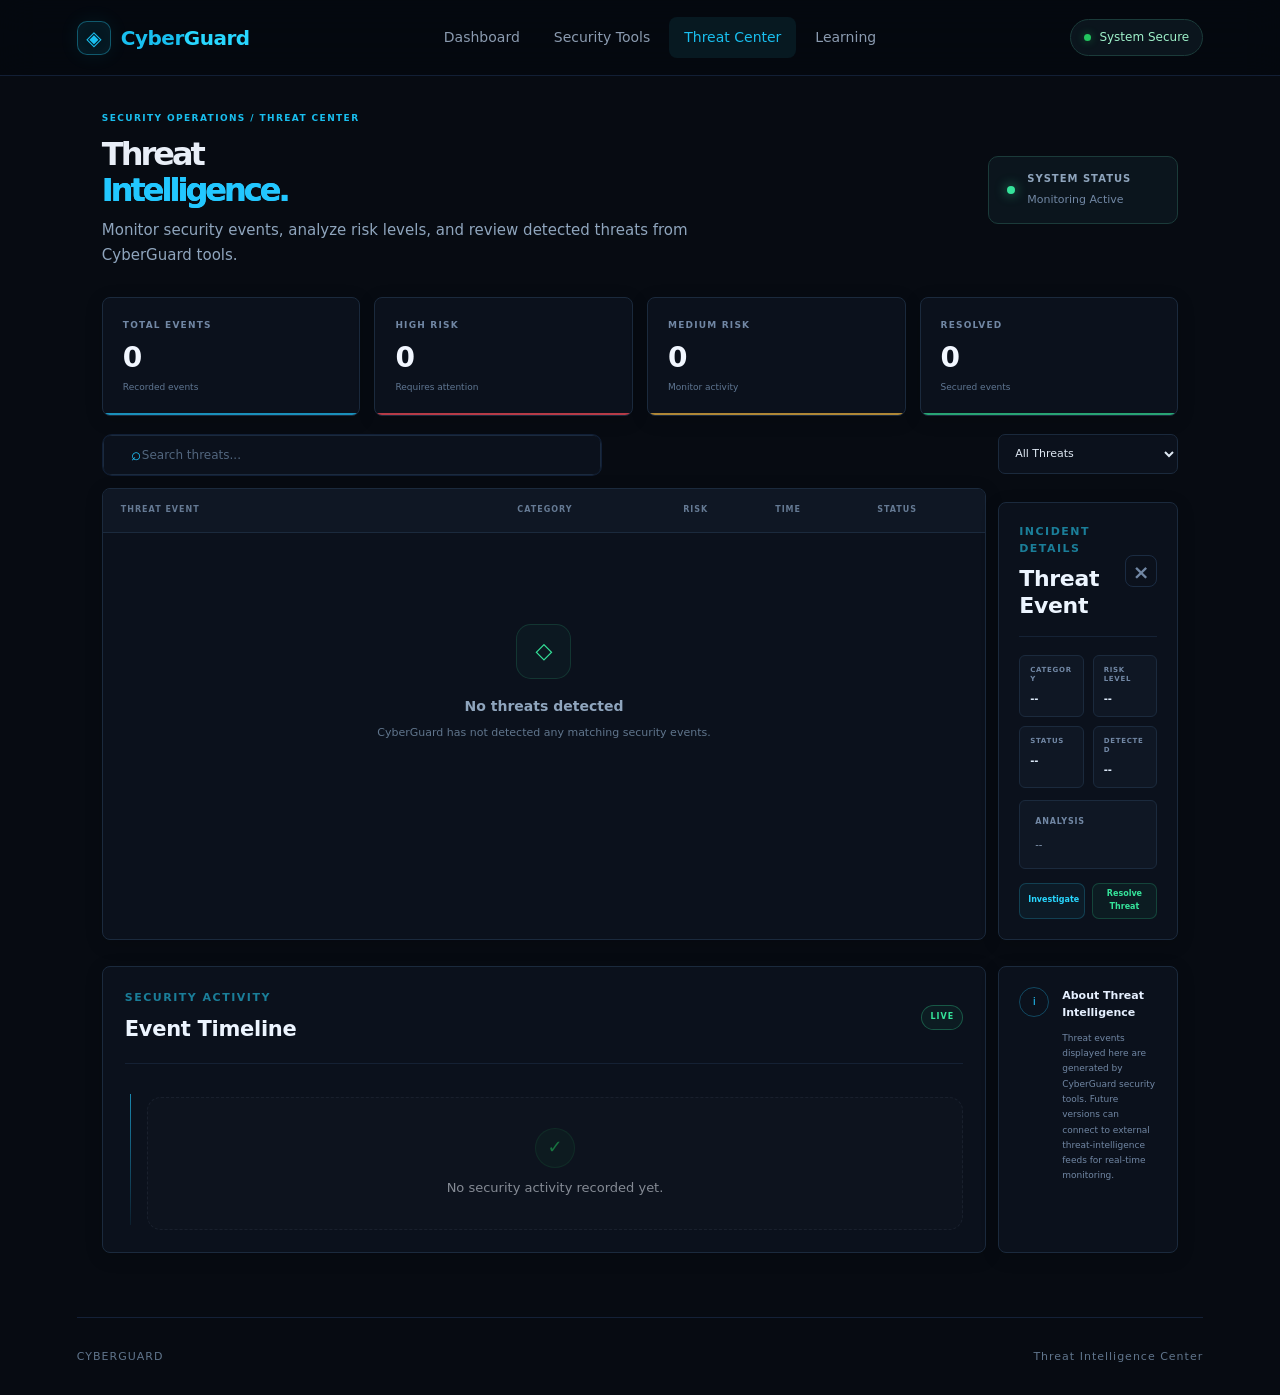
<file: pages/threats.html>
<!DOCTYPE html>
<html lang="en">

<head>

    <meta charset="UTF-8">

    <meta
        name="viewport"
        content="width=device-width, initial-scale=1.0"
    >

    <title>CyberGuard | Threat Center</title>

    <link
        rel="stylesheet"
        href="../style.css"
    >

</head>


<body>

<div id="app">


    <!-- ==================================================
         NAVIGATION
         ================================================== -->

    <header class="navbar">

        <div class="logo">

            <span class="logo-icon">◈</span>

            <span>
                Cyber<span>Guard</span>
            </span>

        </div>


      <nav>
    <a href="../index.html">Dashboard</a>
    <a href="password.html">Security Tools</a>
    <a href="threats.html" class="active">Threat Center</a>
    <a href="learning.html">
    Learning
</a>
</nav>


        <div class="system-status">

            <span class="status-dot"></span>

            System Secure

        </div>

    </header>



    <!-- ==================================================
         THREAT CENTER
         ================================================== -->

    <main>

        <section class="threat-center">


            <!-- ==========================================
                 PAGE HEADER
                 ========================================== -->

            <div class="threat-heading">

                <div>

                    <p class="eyebrow">
                        SECURITY OPERATIONS / THREAT CENTER
                    </p>


                    <h1>
                        Threat
                        <span>Intelligence.</span>
                    </h1>


                    <p>

                        Monitor security events, analyze
                        risk levels, and review detected
                        threats from CyberGuard tools.

                    </p>

                </div>


                <div class="threat-status-card">

                    <span class="status-dot"></span>

                    <div>

                        <strong>
                            SYSTEM STATUS
                        </strong>

                        <small>
                            Monitoring Active
                        </small>

                    </div>

                </div>

            </div>



            <!-- ==========================================
                 THREAT STATISTICS
                 ========================================== -->

            <div class="threat-stats">


                <div class="threat-stat-card">

                    <span>
                        TOTAL EVENTS
                    </span>

                    <strong id="totalThreats">
                        0
                    </strong>

                    <small>
                        Recorded events
                    </small>

                </div>



                <div class="threat-stat-card">

                    <span>
                        HIGH RISK
                    </span>

                    <strong id="highThreats">
                        0
                    </strong>

                    <small>
                        Requires attention
                    </small>

                </div>



                <div class="threat-stat-card">

                    <span>
                        MEDIUM RISK
                    </span>

                    <strong id="mediumThreats">
                        0
                    </strong>

                    <small>
                        Monitor activity
                    </small>

                </div>



                <div class="threat-stat-card">

                    <span>
                        RESOLVED
                    </span>

                    <strong id="resolvedThreats">
                        0
                    </strong>

                    <small>
                        Secured events
                    </small>

                </div>


            </div>



            <!-- ==========================================
                 CONTROL BAR
                 ========================================== -->

            <div class="threat-controls">


                <div class="threat-search">

                    <span>⌕</span>

                    <input
                        type="text"
                        id="threatSearch"
                        placeholder="Search threats..."
                        autocomplete="off"
                    >

                </div>



                <div class="threat-filter">

                    <select id="threatFilter">

                        <option value="all">
                            All Threats
                        </option>

                        <option value="critical">
                            Critical
                        </option>

                        <option value="high">
                            High Risk
                        </option>

                        <option value="medium">
                            Medium Risk
                        </option>

                        <option value="low">
                            Low Risk
                        </option>

                    </select>

                </div>

 



            <!-- ==========================================
                 THREAT TABLE
                 ========================================== -->

            <div class="threat-table-panel">


                <div class="table-header">

                    <div>
                        Threat Event
                    </div>

                    <div>
                        Category
                    </div>

                    <div>
                        Risk
                    </div>

                    <div>
                        Time
                    </div>

                    <div>
                        Status
                    </div>

                </div>



                <div
                    id="threatList"
                    class="threat-list"
                >

                    <!-- Threats will be inserted
                         here by JavaScript -->

                    <div class="empty-threat-state">

                        <div class="empty-icon">
                            ◇
                        </div>

                        <strong>
                            No threats detected
                        </strong>

                        <p>
                            CyberGuard has not detected
                            any security events yet.
                        </p>

                    </div>

                </div>


            </div>
<!-- ==========================================
     INCIDENT DETAILS
     ========================================== -->

<div
    id="incidentPanel"
    class="incident-panel"
    style="display: block;"
>

    <div class="incident-header">

        <div>

            <span class="panel-label">
                INCIDENT DETAILS
            </span>

            <h2 id="incidentTitle">
                Threat Event
            </h2>

        </div>

        <button
            id="closeIncident"
            class="incident-close"
            type="button"
        >
            ×
        </button>

    </div>


    <div class="incident-grid">


        <div class="incident-field">

            <span>
                CATEGORY
            </span>

            <strong id="incidentCategory">
                --
            </strong>

        </div>


        <div class="incident-field">

            <span>
                RISK LEVEL
            </span>

            <strong id="incidentRisk">
                --
            </strong>

        </div>


        <div class="incident-field">

            <span>
                STATUS
            </span>

            <strong id="incidentStatus">
                --
            </strong>

        </div>


        <div class="incident-field">

            <span>
                DETECTED
            </span>

            <strong id="incidentTime">
                --
            </strong>

        </div>

    </div>


    <div class="incident-description">

        <span>
            ANALYSIS
        </span>

        <p id="incidentDetails">
            --
        </p>

    </div>


    <div class="incident-actions">

        <button
            id="investigateThreat"
            type="button"
            class="investigate-button"
        >
            Investigate
        </button>


        <button
            id="resolveThreat"
            type="button"
            class="resolve-button"
        >
            Resolve Threat
        </button>

    </div>

</div>

<!-- ==========================================
     SECURITY EVENT TIMELINE
     ========================================== -->

<div class="security-timeline">

    <div class="timeline-heading">

        <div>

            <span class="panel-label">
                SECURITY ACTIVITY
            </span>

            <h2>
                Event Timeline
            </h2>

        </div>

        <span class="live-indicator">
            LIVE
        </span>

    </div>


    <div id="securityTimeline">

        <div class="timeline-empty">

            <span class="timeline-empty-icon">
                ◇
            </span>

            <strong>
                No security activity
            </strong>

            <p>
                CyberGuard activity will appear here
                as security events are detected.
            </p>

        </div>

    </div>

</div>
            <!-- ==========================================
                 INFORMATION PANEL
                 ========================================== -->

            <div class="threat-info">

                <div class="info-icon">
                    i
                </div>

                <div>

                    <strong>
                        About Threat Intelligence
                    </strong>

                    <p>

                        Threat events displayed here are
                        generated by CyberGuard security
                        tools. Future versions can connect
                        to external threat-intelligence
                        feeds for real-time monitoring.

                    </p>

                </div>

            </div>


        </section>

    </main>



    <footer>

        <span>
            CYBERGUARD
        </span>

        <span>
            Threat Intelligence Center
        </span>

    </footer>


</div>


<script src="../app.js"></script>

</body>

</html>
</file>
<file: style.css>
/* =========================================================
   CYBERGUARD — GLOBAL DESIGN SYSTEM
   ========================================================= */

:root {
    --bg-main: #05080f;
    --bg-secondary: #090e18;
    --bg-card: rgba(12, 20, 34, 0.78);

    --border: rgba(89, 150, 255, 0.16);
    --border-hover: rgba(89, 150, 255, 0.45);

    --text-main: #edf6ff;
    --text-secondary: #8fa5bd;
    --text-muted: #60758c;

    --cyan: #28d7ff;
    --blue: #3b82ff;
    --green: #35e39a;

    --shadow: 0 20px 60px rgba(0, 0, 0, 0.35);

    font-family: Inter, system-ui, -apple-system, BlinkMacSystemFont,
        "Segoe UI", sans-serif;
}


/* =========================================================
   RESET
   ========================================================= */

* {
    margin: 0;
    padding: 0;
    box-sizing: border-box;
}

html {
    scroll-behavior: smooth;
}

body {
    min-height: 100vh;

    background:
        radial-gradient(
            circle at 80% 10%,
            rgba(40, 215, 255, 0.08),
            transparent 30%
        ),
        radial-gradient(
            circle at 10% 30%,
            rgba(59, 130, 255, 0.06),
            transparent 28%
        ),
        var(--bg-main);

    color: var(--text-main);

    line-height: 1.6;
}

button {
    font: inherit;
}

a {
    color: inherit;
    text-decoration: none;
}


/* =========================================================
   APPLICATION
   ========================================================= */

#app {
    min-height: 100vh;
    overflow: hidden;
}


/* =========================================================
   NAVIGATION
   ========================================================= */

.navbar {
    height: 76px;

    display: flex;
    align-items: center;
    justify-content: space-between;

    padding: 0 6%;

    border-bottom: 1px solid var(--border);

    background: rgba(5, 8, 15, 0.78);

    backdrop-filter: blur(18px);

    position: sticky;
    top: 0;
    z-index: 100;
}


/* Logo */

.logo {
    display: flex;
    align-items: center;
    gap: 10px;

    font-size: 20px;
    font-weight: 700;
    letter-spacing: -0.5px;
}

.logo > span:last-child > span {
    color: var(--cyan);
}

.logo-icon {
    width: 34px;
    height: 34px;

    display: grid;
    place-items: center;

    border: 1px solid rgba(40, 215, 255, 0.35);

    border-radius: 10px;

    color: var(--cyan);

    background: rgba(40, 215, 255, 0.07);

    box-shadow:
        0 0 20px rgba(40, 215, 255, 0.08),
        inset 0 0 20px rgba(40, 215, 255, 0.04);
}


/* Navigation links */

nav {
    display: flex;
    align-items: center;
    gap: 8px;
}

nav a {
    padding: 9px 15px;

    color: var(--text-secondary);

    font-size: 14px;

    border-radius: 8px;

    transition:
        color 0.25s ease,
        background 0.25s ease;
}

nav a:hover {
    color: var(--text-main);

    background: rgba(255, 255, 255, 0.04);
}

nav a.active {
    color: var(--cyan);

    background: rgba(40, 215, 255, 0.08);
}


/* System status */

.system-status {
    display: flex;
    align-items: center;
    gap: 8px;

    padding: 8px 13px;

    border: 1px solid rgba(53, 227, 154, 0.2);

    border-radius: 20px;

    background: rgba(53, 227, 154, 0.06);

    color: #9ff1ca;

    font-size: 12px;

    cursor: default;
}

.status-dot {
    width: 7px;
    height: 7px;

    border-radius: 50%;

    background: var(--green);

    box-shadow: 0 0 12px var(--green);

    animation: pulse 2s infinite;
}


/* =========================================================
   MAIN
   ========================================================= */

main {
    width: min(1200px, 88%);

    margin: auto;
}


/* =========================================================
   HERO
   ========================================================= */

.hero {
    min-height: 480px;

    display: flex;
    align-items: center;
    justify-content: space-between;

    gap: 60px;

    padding: 90px 0 70px;

    position: relative;
}

.hero-content {
    max-width: 650px;
}

.eyebrow {
    color: var(--cyan);

    font-size: 11px;

    font-weight: 700;

    letter-spacing: 2.5px;

    margin-bottom: 12px;
}

.hero h1 {
    font-size: clamp(48px, 6vw, 76px);

    line-height: 1.02;

    letter-spacing: -4px;

    margin-bottom: 25px;
}

.hero h1 span {
    display: block;

    background:
        linear-gradient(
            90deg,
            var(--cyan),
            #78a8ff
        );

    -webkit-background-clip: text;
    background-clip: text;

    color: transparent;
}

.hero-text {
    max-width: 570px;

    color: var(--text-secondary);

    font-size: 16px;

    margin-bottom: 30px;
}


/* Scan button */

.scan-button {
    border: 1px solid rgba(40, 215, 255, 0.35);

    padding: 13px 22px;

    border-radius: 10px;

    background:
        linear-gradient(
            135deg,
            rgba(40, 215, 255, 0.16),
            rgba(59, 130, 255, 0.1)
        );

    color: white;

    cursor: pointer;

    transition:
        transform 0.25s ease,
        border-color 0.25s ease,
        box-shadow 0.25s ease;
}

.scan-button:hover {
    transform: translateY(-2px);

    border-color: var(--cyan);

    box-shadow:
        0 10px 35px rgba(40, 215, 255, 0.12);
}


/* =========================================================
   SECURITY ORB
   ========================================================= */

.security-orb {
    width: 280px;
    height: 280px;

    position: relative;

    display: grid;
    place-items: center;

    flex-shrink: 0;
}

.orb-ring {
    position: absolute;

    border: 1px solid rgba(40, 215, 255, 0.18);

    border-radius: 50%;
}

.ring-one {
    width: 220px;
    height: 220px;

    animation: rotate 18s linear infinite;
}

.ring-two {
    width: 280px;
    height: 280px;

    border-style: dashed;

    animation: rotateReverse 25s linear infinite;
}

.orb-core {
    width: 125px;
    height: 125px;

    display: grid;
    place-items: center;

    border: 1px solid rgba(40, 215, 255, 0.5);

    border-radius: 50%;

    background:
        radial-gradient(
            circle,
            rgba(40, 215, 255, 0.17),
            rgba(40, 215, 255, 0.02) 65%
        );

    box-shadow:
        0 0 60px rgba(40, 215, 255, 0.12),
        inset 0 0 35px rgba(40, 215, 255, 0.08);
}

.orb-core span {
    font-size: 42px;

    color: var(--cyan);

    text-shadow:
        0 0 25px rgba(40, 215, 255, 0.8);
}


/* =========================================================
   SECTION HEADINGS
   ========================================================= */

section {
    margin-bottom: 85px;
}

.section-heading {
    display: flex;
    align-items: flex-end;
    justify-content: space-between;

    margin-bottom: 25px;
}

.section-heading h2 {
    font-size: 27px;

    letter-spacing: -1px;
}

.last-scan {
    color: var(--text-muted);

    font-size: 12px;
}


/* =========================================================
   DASHBOARD GRID
   ========================================================= */

.dashboard-grid {
    display: grid;

    grid-template-columns:
        repeat(3, 1fr);

    gap: 16px;
}


/* =========================================================
   CARDS
   ========================================================= */

.card {
    min-height: 230px;

    padding: 25px;

    border: 1px solid var(--border);

    border-radius: 18px;

    background:
        linear-gradient(
            145deg,
            rgba(17, 28, 47, 0.85),
            rgba(7, 13, 23, 0.9)
        );

    box-shadow: var(--shadow);

    transition:
        transform 0.3s ease,
        border-color 0.3s ease;
}

.card:hover {
    transform: translateY(-4px);

    border-color: var(--border-hover);
}

.card-header {
    display: flex;
    justify-content: space-between;

    color: var(--text-secondary);

    font-size: 13px;
}

.card-icon {
    color: var(--cyan);

    font-size: 18px;
}


/* Security score */

.score {
    margin: 28px 0 18px;

    display: flex;
    align-items: baseline;
}

.score strong {
    font-size: 52px;

    line-height: 1;

    letter-spacing: -3px;
}

.score span {
    color: var(--text-muted);

    margin-left: 5px;
}

.progress-track {
    height: 5px;

    width: 100%;

    overflow: hidden;

    border-radius: 20px;

    background: rgba(255, 255, 255, 0.06);
}

.progress-bar {
    width: 0%;
    height: 100%;

    border-radius: inherit;

    background:
        linear-gradient(
            90deg,
            var(--cyan),
            var(--blue)
        );

    box-shadow:
        0 0 15px rgba(40, 215, 255, 0.4);
}

.card p {
    margin-top: 18px;

    color: var(--text-muted);

    font-size: 12px;
}


/* Threat */

.threat-status {
    display: flex;
    align-items: center;
    gap: 10px;

    margin-top: 28px;
}

.threat-indicator {
    width: 10px;
    height: 10px;

    border-radius: 50%;

    background: #697b8e;
}

.threat-status strong {
    font-size: 20px;
}

.threat-meta {
    display: flex;
    justify-content: space-between;

    margin-top: 24px;

    padding-top: 15px;

    border-top: 1px solid var(--border);

    color: var(--text-muted);

    font-size: 12px;
}


/* Protection */

.protection-value {
    margin-top: 30px;
}

.protection-value strong {
    color: #f0c674;

    font-size: 25px;
}

.protection-line {
    width: 100%;
    height: 4px;

    margin-top: 25px;

    border-radius: 20px;

    background: rgba(240, 198, 116, 0.12);
}


/* =========================================================
   SECURITY TOOLS
   ========================================================= */

.tools-grid {
    display: grid;

    grid-template-columns:
        repeat(3, 1fr);

    gap: 16px;
}

.tool-card {
    padding: 27px;

    border: 1px solid var(--border);

    border-radius: 18px;

    background: rgba(10, 17, 29, 0.7);

    transition:
        transform 0.3s ease,
        border-color 0.3s ease,
        background 0.3s ease;
}

.tool-card:hover {
    transform: translateY(-5px);

    border-color: var(--border-hover);

    background: rgba(13, 24, 41, 0.9);
}

.tool-icon {
    width: 45px;
    height: 45px;

    display: grid;
    place-items: center;

    margin-bottom: 22px;

    border: 1px solid rgba(40, 215, 255, 0.2);

    border-radius: 12px;

    color: var(--cyan);

    background: rgba(40, 215, 255, 0.06);

    font-size: 21px;
}

.tool-card h3 {
    margin-bottom: 10px;

    font-size: 18px;
}

.tool-card p {
    min-height: 60px;

    color: var(--text-muted);

    font-size: 13px;
}

.tool-card button {
    margin-top: 18px;

    border: 0;

    background: transparent;

    color: var(--cyan);

    cursor: pointer;

    font-size: 13px;
}


/* =========================================================
   FOOTER
   ========================================================= */

footer {
    display: flex;
    justify-content: space-between;

    width: min(1200px, 88%);

    margin: 0 auto;

    padding: 30px 0;

    border-top: 1px solid var(--border);

    color: var(--text-muted);

    font-size: 11px;

    letter-spacing: 1px;
}


/* =========================================================
   ANIMATIONS
   ========================================================= */

@keyframes pulse {

    0%,
    100% {
        opacity: 1;
        transform: scale(1);
    }

    50% {
        opacity: 0.5;
        transform: scale(0.75);
    }
}

@keyframes rotate {
    from {
        transform: rotate(0deg);
    }

    to {
        transform: rotate(360deg);
    }
}

@keyframes rotateReverse {
    from {
        transform: rotate(360deg);
    }

    to {
        transform: rotate(0deg);
    }
}


/* =========================================================
   RESPONSIVE DESIGN
   ========================================================= */

@media (max-width: 900px) {

    .navbar {
        padding: 0 4%;
    }

    nav {
        display: none;
    }

    main {
        width: 90%;
    }

    .hero {
        padding-top: 60px;

        flex-direction: column;

        align-items: flex-start;
    }

    .security-orb {
        align-self: center;
    }

    .dashboard-grid,
    .tools-grid {
        grid-template-columns: 1fr;
    }

    .section-heading {
        align-items: flex-start;

        flex-direction: column;

        gap: 10px;
    }
}


@media (max-width: 500px) {

    .system-status {
        display: none;
    }

    .hero h1 {
        font-size: 48px;

        letter-spacing: -2.5px;
    }

    .security-orb {
        width: 230px;
        height: 230px;
    }

    .ring-one {
        width: 180px;
        height: 180px;
    }

    .ring-two {
        width: 225px;
        height: 225px;
    }

    .orb-core {
        width: 100px;
        height: 100px;
    }

    footer {
        width: 90%;
    }
}
/* =========================================================
   PASSWORD ANALYZER
   ========================================================= */

.password-page {
    padding: 90px 0 80px;
}

.password-heading {
    max-width: 720px;
    margin-bottom: 55px;
}

.password-heading h1 {
    font-size: clamp(44px, 5vw, 68px);
    line-height: 1.05;
    letter-spacing: -3px;
    margin-bottom: 22px;
}

.password-heading h1 span {
    display: block;

    background:
        linear-gradient(
            90deg,
            var(--cyan),
            #78a8ff
        );

    -webkit-background-clip: text;
    background-clip: text;

    color: transparent;
}

.password-heading > p:last-child {
    max-width: 600px;

    color: var(--text-secondary);

    font-size: 16px;
}


/* =========================================================
   PASSWORD LAYOUT
   ========================================================= */

.password-layout {
    display: grid;

    grid-template-columns:
        minmax(0, 0.9fr)
        minmax(0, 1.1fr);

    gap: 18px;

    align-items: stretch;
}


/* =========================================================
   PASSWORD PANELS
   ========================================================= */

.password-panel,
.password-result {
    border: 1px solid var(--border);

    border-radius: 20px;

    background:
        linear-gradient(
            145deg,
            rgba(17, 28, 47, 0.88),
            rgba(7, 13, 23, 0.94)
        );

    box-shadow: var(--shadow);
}

.password-panel {
    padding: 32px;
}

.password-result {
    padding: 32px;
}


/* =========================================================
   PANEL HEADER
   ========================================================= */

.panel-header {
    display: flex;

    justify-content: space-between;

    align-items: flex-start;

    margin-bottom: 30px;
}

.panel-label {
    display: block;

    color: var(--cyan);

    font-size: 10px;

    font-weight: 700;

    letter-spacing: 2px;

    margin-bottom: 8px;
}

.panel-header h2 {
    font-size: 25px;

    letter-spacing: -1px;
}

.lock-icon {
    width: 45px;
    height: 45px;

    display: grid;

    place-items: center;

    border: 1px solid rgba(40, 215, 255, 0.2);

    border-radius: 12px;

    background: rgba(40, 215, 255, 0.06);

    font-size: 19px;
}


/* =========================================================
   PASSWORD INPUT
   ========================================================= */

.password-input-container {
    display: flex;

    align-items: center;

    border: 1px solid rgba(89, 150, 255, 0.2);

    border-radius: 12px;

    background: rgba(3, 8, 16, 0.8);

    overflow: hidden;

    transition:
        border-color 0.25s ease,
        box-shadow 0.25s ease;
}

.password-input-container:focus-within {
    border-color: rgba(40, 215, 255, 0.65);

    box-shadow:
        0 0 0 3px rgba(40, 215, 255, 0.06);
}

.password-input-container input {
    width: 100%;

    min-width: 0;

    padding: 17px;

    border: none;

    outline: none;

    background: transparent;

    color: var(--text-main);

    font-size: 14px;
}

.password-input-container input::placeholder {
    color: var(--text-muted);
}

.password-input-container button {
    flex-shrink: 0;

    padding: 9px 15px;

    margin-right: 7px;

    border: 1px solid var(--border);

    border-radius: 8px;

    background: rgba(255, 255, 255, 0.03);

    color: var(--text-secondary);

    cursor: pointer;

    font-size: 12px;

    transition:
        color 0.2s ease,
        border-color 0.2s ease;
}

.password-input-container button:hover {
    color: var(--cyan);

    border-color: rgba(40, 215, 255, 0.4);
}


/* =========================================================
   ANALYZE BUTTON
   ========================================================= */

.analyze-button {
    width: 100%;

    margin-top: 16px;

    padding: 15px;

    border: 1px solid rgba(40, 215, 255, 0.3);

    border-radius: 11px;

    background:
        linear-gradient(
            135deg,
            rgba(40, 215, 255, 0.14),
            rgba(59, 130, 255, 0.08)
        );

    color: var(--text-main);

    cursor: pointer;

    font-weight: 600;

    transition:
        transform 0.2s ease,
        border-color 0.2s ease,
        box-shadow 0.2s ease;
}

.analyze-button:hover {
    transform: translateY(-2px);

    border-color: var(--cyan);

    box-shadow:
        0 10px 30px rgba(40, 215, 255, 0.1);
}

.analyze-button:active {
    transform: translateY(0);
}


/* =========================================================
   PRIVACY MESSAGE
   ========================================================= */

.privacy-note {
    display: flex;

    gap: 10px;

    margin-top: 25px;

    padding: 13px;

    border: 1px solid rgba(53, 227, 154, 0.12);

    border-radius: 10px;

    background: rgba(53, 227, 154, 0.035);
}

.privacy-note > span {
    color: var(--green);

    font-size: 9px;

    margin-top: 5px;
}

.privacy-note p {
    color: var(--text-muted);

    font-size: 11px;

    line-height: 1.5;
}


/* =========================================================
   RESULT HEADER
   ========================================================= */

.result-header {
    display: flex;

    justify-content: space-between;

    align-items: center;

    padding-bottom: 20px;

    border-bottom: 1px solid var(--border);

    color: var(--text-secondary);

    font-size: 10px;

    font-weight: 700;

    letter-spacing: 1.8px;
}

#securityLevel {
    padding: 5px 9px;

    border: 1px solid var(--border);

    border-radius: 20px;

    color: var(--text-muted);

    font-size: 9px;

    letter-spacing: 1px;
}


/* =========================================================
   STRENGTH SCORE
   ========================================================= */

.strength-score {
    padding: 30px 0 22px;
}

.score-number {
    display: flex;

    align-items: baseline;
}

.score-number span {
    font-size: 65px;

    line-height: 1;

    font-weight: 700;

    letter-spacing: -4px;
}

.score-number small {
    color: var(--text-muted);

    font-size: 14px;

    margin-left: 6px;
}

.strength-label {
    margin-top: 8px;

    color: var(--text-secondary);

    font-size: 14px;
}


/* =========================================================
   STRENGTH BAR
   ========================================================= */

.strength-bar {
    width: 100%;

    height: 6px;

    overflow: hidden;

    border-radius: 20px;

    background: rgba(255, 255, 255, 0.06);
}

#strengthProgress {
    width: 0%;

    height: 100%;

    border-radius: inherit;

    background:
        linear-gradient(
            90deg,
            var(--cyan),
            var(--blue)
        );

    box-shadow:
        0 0 15px rgba(40, 215, 255, 0.35);

    transition: width 0.5s ease;
}


/* =========================================================
   SECURITY CHECKS
   ========================================================= */

.checks {
    display: grid;

    grid-template-columns: 1fr 1fr;

    gap: 10px;

    margin-top: 28px;
}

.check-item {
    display: flex;

    align-items: center;

    gap: 11px;

    padding: 12px;

    border: 1px solid rgba(89, 150, 255, 0.1);

    border-radius: 10px;

    background: rgba(255, 255, 255, 0.015);

    transition:
        border-color 0.2s ease,
        background 0.2s ease;
}

.check-item > span {
    width: 22px;
    height: 22px;

    display: grid;

    place-items: center;

    flex-shrink: 0;

    color: var(--text-muted);

    font-size: 15px;
}

.check-item strong {
    display: block;

    color: var(--text-secondary);

    font-size: 11px;
}

.check-item small {
    display: block;

    margin-top: 2px;

    color: var(--text-muted);

    font-size: 9px;
}


/* =========================================================
   PASSWORD PAGE RESPONSIVE
   ========================================================= */

@media (max-width: 900px) {

    .password-layout {
        grid-template-columns: 1fr;
    }

    .password-page {
        padding-top: 60px;
    }
}

@media (max-width: 550px) {

    .password-panel,
    .password-result {
        padding: 22px;
    }

    .password-heading h1 {
        font-size: 46px;

        letter-spacing: -2px;
    }

    .checks {
        grid-template-columns: 1fr;
    }

    .password-input-container input {
        padding: 14px;
    }
}
/* =========================================================
   ADVANCED PASSWORD INSIGHTS
   ========================================================= */

.security-insights {
    margin-top: 25px;

    border-top: 1px solid var(--border);

    padding-top: 22px;
}

.insight-header {
    display: flex;

    justify-content: space-between;

    align-items: center;

    margin-bottom: 14px;

    color: var(--text-secondary);

    font-size: 9px;

    font-weight: 700;

    letter-spacing: 1.8px;
}

#entropyValue {
    color: var(--cyan);

    letter-spacing: 0;
}

.insight-content {
    display: grid;

    gap: 9px;
}

.insight-row {
    display: flex;

    align-items: flex-start;

    gap: 12px;

    padding: 13px;

    border: 1px solid rgba(89, 150, 255, 0.1);

    border-radius: 10px;

    background: rgba(255, 255, 255, 0.015);
}

.insight-icon {
    width: 24px;
    height: 24px;

    display: grid;

    place-items: center;

    flex-shrink: 0;

    border-radius: 7px;

    color: var(--cyan);

    background: rgba(40, 215, 255, 0.06);

    font-size: 11px;
}

.insight-row strong {
    display: block;

    color: var(--text-secondary);

    font-size: 11px;

    margin-bottom: 3px;
}

.insight-row small {
    display: block;

    color: var(--text-muted);

    font-size: 9px;

    line-height: 1.5;
}
/* =========================================================
   THREAT CENTER
   ========================================================= */

.threat-center {
    padding: 80px 0;
}

.threat-heading {
    display: flex;
    justify-content: space-between;
    align-items: flex-end;
    gap: 30px;
    margin-bottom: 45px;
}

.threat-heading h1 {
    font-size: clamp(44px, 5vw, 68px);
    line-height: 1.05;
    letter-spacing: -3px;
    margin-bottom: 20px;
}

.threat-heading h1 span {
    display: block;

    background:
        linear-gradient(
            90deg,
            var(--cyan),
            #78a8ff
        );

    -webkit-background-clip: text;
    background-clip: text;

    color: transparent;
}

.threat-heading > div:first-child > p:last-child {
    max-width: 650px;
    color: var(--text-secondary);
    font-size: 15px;
    line-height: 1.7;
}


/* =========================================================
   SYSTEM STATUS CARD
   ========================================================= */

.threat-status-card {
    display: flex;
    align-items: center;
    gap: 12px;

    min-width: 210px;

    padding: 16px 18px;

    border: 1px solid rgba(53, 227, 154, 0.15);
    border-radius: 12px;

    background: rgba(53, 227, 154, 0.035);
}

.threat-status-card .status-dot {
    flex-shrink: 0;
}

.threat-status-card strong {
    display: block;

    color: var(--text-secondary);

    font-size: 10px;

    letter-spacing: 1.5px;
}

.threat-status-card small {
    display: block;

    margin-top: 4px;

    color: var(--green);

    font-size: 11px;
}


/* =========================================================
   THREAT STATISTICS
   ========================================================= */

.threat-stats {
    display: grid;

    grid-template-columns:
        repeat(4, minmax(0, 1fr));

    gap: 14px;

    margin-bottom: 25px;
}

.threat-stat-card {
    padding: 23px;

    border: 1px solid var(--border);

    border-radius: 15px;

    background:
        linear-gradient(
            145deg,
            rgba(17, 28, 47, 0.7),
            rgba(7, 13, 23, 0.9)
        );

    box-shadow: var(--shadow);

    transition:
        transform 0.2s ease,
        border-color 0.2s ease;
}

.threat-stat-card:hover {
    transform: translateY(-3px);

    border-color:
        rgba(40, 215, 255, 0.2);
}

.threat-stat-card span {
    display: block;

    color: var(--text-muted);

    font-size: 9px;

    font-weight: 700;

    letter-spacing: 1.5px;
}

.threat-stat-card strong {
    display: block;

    margin-top: 10px;

    color: var(--text-main);

    font-size: 34px;

    letter-spacing: -1px;
}

.threat-stat-card small {
    display: block;

    margin-top: 4px;

    color: var(--text-muted);

    font-size: 10px;
}


/* =========================================================
   CONTROLS
   ========================================================= */

.threat-controls {
    display: flex;

    justify-content: space-between;

    gap: 15px;

    margin-bottom: 15px;
}

.threat-search {
    display: flex;

    align-items: center;

    flex: 1;

    max-width: 500px;

    border: 1px solid var(--border);

    border-radius: 10px;

    background: rgba(4, 9, 17, 0.7);

    overflow: hidden;
}

.threat-search > span {
    padding-left: 14px;

    color: var(--text-muted);

    font-size: 17px;
}

.threat-search input {
    width: 100%;

    padding: 13px;

    border: none;

    outline: none;

    background: transparent;

    color: var(--text-main);

    font-size: 12px;
}

.threat-search input::placeholder {
    color: var(--text-muted);
}

.threat-filter select {
    min-width: 160px;

    padding: 13px 15px;

    border: 1px solid var(--border);

    border-radius: 10px;

    outline: none;

    background: #09111f;

    color: var(--text-secondary);

    font-size: 11px;

    cursor: pointer;
}


/* =========================================================
   THREAT TABLE
   ========================================================= */

.threat-table-panel {
    overflow: hidden;

    border: 1px solid var(--border);

    border-radius: 15px;

    background:
        linear-gradient(
            145deg,
            rgba(17, 28, 47, 0.7),
            rgba(7, 13, 23, 0.92)
        );

    box-shadow: var(--shadow);
}

.table-header {
    display: grid;

    grid-template-columns:
        2fr
        1fr
        0.8fr
        1fr
        1fr;

    padding: 16px 20px;

    border-bottom: 1px solid var(--border);

    color: var(--text-muted);

    font-size: 9px;

    font-weight: 700;

    letter-spacing: 1.4px;

    text-transform: uppercase;
}

.threat-list {
    min-height: 300px;
}


/* =========================================================
   EMPTY THREAT STATE
   ========================================================= */

.empty-threat-state {
    display: flex;

    flex-direction: column;

    align-items: center;

    justify-content: center;

    min-height: 300px;

    padding: 40px;

    text-align: center;
}

.empty-icon {
    width: 55px;
    height: 55px;

    display: grid;

    place-items: center;

    margin-bottom: 16px;

    border: 1px solid rgba(53, 227, 154, 0.15);

    border-radius: 15px;

    background: rgba(53, 227, 154, 0.035);

    color: var(--green);

    font-size: 22px;
}

.empty-threat-state strong {
    color: var(--text-secondary);

    font-size: 14px;
}

.empty-threat-state p {
    max-width: 400px;

    margin-top: 7px;

    color: var(--text-muted);

    font-size: 11px;

    line-height: 1.6;
}


/* =========================================================
   THREAT INFORMATION
   ========================================================= */

.threat-info {
    display: flex;

    gap: 13px;

    margin-top: 15px;

    padding: 17px;

    border: 1px solid rgba(40, 215, 255, 0.1);

    border-radius: 12px;

    background: rgba(40, 215, 255, 0.025);
}

.info-icon {
    width: 25px;
    height: 25px;

    display: grid;

    place-items: center;

    flex-shrink: 0;

    border: 1px solid rgba(40, 215, 255, 0.2);

    border-radius: 50%;

    color: var(--cyan);

    font-size: 11px;
}

.threat-info strong {
    display: block;

    color: var(--text-secondary);

    font-size: 11px;
}

.threat-info p {
    margin-top: 5px;

    color: var(--text-muted);

    font-size: 10px;

    line-height: 1.6;
}


/* =========================================================
   RESPONSIVE
   ========================================================= */

@media (max-width: 900px) {

    .threat-heading {
        align-items: flex-start;

        flex-direction: column;
    }

    .threat-status-card {
        width: 100%;
    }

    .threat-stats {
        grid-template-columns:
            repeat(2, minmax(0, 1fr));
    }

    .table-header {
        grid-template-columns:
            2fr
            1fr
            1fr;
    }

    .table-header div:nth-child(4),
    .table-header div:nth-child(5) {
        display: none;
    }
}


@media (max-width: 600px) {

    .threat-center {
        padding: 55px 0;
    }

    .threat-heading h1 {
        font-size: 45px;
    }

    .threat-stats {
        grid-template-columns: 1fr;
    }

    .threat-controls {
        flex-direction: column;
    }

    .threat-search {
        max-width: none;
    }

    .threat-filter select {
        width: 100%;
    }
}
/* =========================================================
   LIVE THREAT ROWS
   ========================================================= */

.threat-row {
    display: grid;

    grid-template-columns:
        2fr
        1fr
        0.8fr
        1fr
        1fr;

    align-items: center;

    min-height: 78px;

    padding: 12px 20px;

    border-bottom: 1px solid var(--border);

    transition:
        background 0.2s ease;
}

.threat-row:hover {
    background: rgba(40, 215, 255, 0.025);
}

.threat-event {
    display: flex;

    align-items: center;

    gap: 12px;
}

.threat-event-icon {
    width: 34px;
    height: 34px;

    display: grid;

    place-items: center;

    flex-shrink: 0;

    border-radius: 9px;

    background: rgba(255, 170, 60, 0.06);

    color: #ffb35c;

    font-size: 13px;
}

.threat-event strong {
    display: block;

    color: var(--text-secondary);

    font-size: 11px;
}

.threat-event small {
    display: block;

    max-width: 270px;

    margin-top: 4px;

    overflow: hidden;

    color: var(--text-muted);

    font-size: 9px;

    text-overflow: ellipsis;

    white-space: nowrap;
}

.threat-category,
.threat-time {
    color: var(--text-muted);

    font-size: 10px;
}

.risk-badge {
    display: inline-block;

    padding: 5px 9px;

    border-radius: 20px;

    font-size: 8px;

    font-weight: 700;

    letter-spacing: 0.8px;

    text-transform: uppercase;
}

.risk-badge.high {
    background: rgba(255, 90, 90, 0.09);

    color: #ff7777;
}

.risk-badge.medium {
    background: rgba(255, 179, 92, 0.09);

    color: #ffb35c;
}

.risk-badge.low {
    background: rgba(53, 227, 154, 0.08);

    color: var(--green);
}

.threat-status {
    color: var(--text-muted);

    font-size: 9px;
}

@media (max-width: 900px) {

    .threat-row {
        grid-template-columns:
            2fr
            1fr
            1fr;
    }

    .threat-row > div:nth-child(4),
    .threat-row > div:nth-child(5) {
        display: none;
    }

}.clear-threat-button {
    padding: 12px 16px;

    border: 1px solid rgba(255, 90, 90, 0.2);

    border-radius: 10px;

    background: rgba(255, 90, 90, 0.05);

    color: #ff7777;

    font-size: 10px;

    font-weight: 700;

    letter-spacing: 0.8px;

    cursor: pointer;

    transition: all 0.2s ease;
}

.clear-threat-button:hover {
    background: rgba(255, 90, 90, 0.1);

    border-color:
        rgba(255, 90, 90, 0.4);

    transform: translateY(-1px);
}
/* =========================================================
   INCIDENT DETAILS PANEL
   ========================================================= */

.incident-panel {
    margin-top: 18px;

    padding: 24px;

    border: 1px solid rgba(40, 215, 255, 0.15);

    border-radius: 15px;

    background:
        linear-gradient(
            145deg,
            rgba(17, 28, 47, 0.9),
            rgba(7, 13, 23, 0.95)
        );

    box-shadow: var(--shadow);
}

.incident-header {
    display: flex;

    justify-content: space-between;

    align-items: flex-start;

    padding-bottom: 20px;

    border-bottom: 1px solid var(--border);
}

.incident-header h2 {
    margin-top: 7px;

    color: var(--text-main);

    font-size: 22px;
}

.incident-close {
    width: 32px;
    height: 32px;

    border: 1px solid var(--border);

    border-radius: 8px;

    background: transparent;

    color: var(--text-muted);

    font-size: 20px;

    cursor: pointer;
}

.incident-close:hover {
    color: var(--text-main);

    border-color:
        rgba(40, 215, 255, 0.3);
}

.incident-grid {
    display: grid;

    grid-template-columns:
        repeat(4, 1fr);

    gap: 12px;

    margin-top: 20px;
}

.incident-field {
    padding: 14px;

    border: 1px solid var(--border);

    border-radius: 10px;

    background: rgba(255, 255, 255, 0.015);
}

.incident-field span,
.incident-description > span {
    display: block;

    color: var(--text-muted);

    font-size: 8px;

    font-weight: 700;

    letter-spacing: 1.3px;
}

.incident-field strong {
    display: block;

    margin-top: 7px;

    color: var(--text-secondary);

    font-size: 11px;
}

.incident-description {
    margin-top: 15px;

    padding: 16px;

    border-radius: 10px;

    background: rgba(40, 215, 255, 0.025);
}

.incident-description p {
    margin-top: 8px;

    color: var(--text-muted);

    font-size: 11px;

    line-height: 1.6;
}

.incident-actions {
    display: flex;

    gap: 10px;

    margin-top: 18px;
}

.investigate-button,
.resolve-button {
    padding: 11px 17px;

    border-radius: 9px;

    font-size: 10px;

    font-weight: 700;

    cursor: pointer;
}

.investigate-button {
    border: 1px solid rgba(40, 215, 255, 0.2);

    background: rgba(40, 215, 255, 0.05);

    color: var(--cyan);
}

.resolve-button {
    border: 1px solid rgba(53, 227, 154, 0.2);

    background: rgba(53, 227, 154, 0.05);

    color: var(--green);
}

.investigate-button:hover,
.resolve-button:hover {
    transform: translateY(-1px);
}

@media (max-width: 800px) {

    .incident-grid {
        grid-template-columns:
            repeat(2, 1fr);
    }

}

@media (max-width: 500px) {

    .incident-grid {
        grid-template-columns: 1fr;
    }

    .incident-actions {
        flex-direction: column;
    }

}
/* =========================================================
   SECURITY EVENT TIMELINE
   ========================================================= */

.security-timeline {
    margin-top: 18px;

    padding: 24px;

    border: 1px solid var(--border);

    border-radius: 15px;

    background:
        linear-gradient(
            145deg,
            rgba(17, 28, 47, 0.7),
            rgba(7, 13, 23, 0.92)
        );

    box-shadow: var(--shadow);
}

.timeline-heading {
    display: flex;

    align-items: center;

    justify-content: space-between;

    padding-bottom: 18px;

    border-bottom: 1px solid var(--border);
}

.timeline-heading h2 {
    margin-top: 6px;

    color: var(--text-main);

    font-size: 20px;
}

.live-indicator {
    padding: 5px 9px;

    border: 1px solid rgba(53, 227, 154, 0.2);

    border-radius: 20px;

    background: rgba(53, 227, 154, 0.05);

    color: var(--green);

    font-size: 8px;

    font-weight: 700;

    letter-spacing: 1px;
}

.timeline-event {
    display: grid;

    grid-template-columns:
        20px
        75px
        1fr;

    gap: 14px;

    min-height: 92px;

    padding-top: 20px;
}

.timeline-line {
    position: relative;

    display: flex;

    justify-content: center;
}

.timeline-line::after {
    content: "";

    position: absolute;

    top: 11px;
    bottom: -20px;

    width: 1px;

    background: var(--border);
}

.timeline-event:last-child
.timeline-line::after {
    display: none;
}

.timeline-dot {
    position: relative;

    z-index: 2;

    width: 9px;
    height: 9px;

    margin-top: 3px;

    border: 2px solid var(--cyan);

    border-radius: 50%;

    background: #07101c;

    box-shadow:
        0 0 10px
        rgba(40, 215, 255, 0.3);
}

.timeline-time strong {
    display: block;

    color: var(--text-secondary);

    font-size: 11px;
}

.timeline-time small {
    display: block;

    margin-top: 4px;

    color: var(--text-muted);

    font-size: 9px;
}

.timeline-content strong {
    display: block;

    color: var(--text-secondary);

    font-size: 11px;
}

.timeline-content p {
    max-width: 600px;

    margin-top: 5px;

    color: var(--text-muted);

    font-size: 10px;

    line-height: 1.5;
}

.timeline-meta {
    display: flex;

    flex-wrap: wrap;

    gap: 7px;

    margin-top: 9px;
}

.timeline-meta > span {
    padding: 4px 7px;

    border: 1px solid var(--border);

    border-radius: 5px;

    color: var(--text-muted);

    font-size: 8px;
}

.timeline-meta .timeline-risk.high {
    color: #ff7777;

    border-color:
        rgba(255, 90, 90, 0.2);
}

.timeline-meta .timeline-risk.medium {
    color: #ffb35c;

    border-color:
        rgba(255, 179, 92, 0.2);
}

.timeline-meta .timeline-risk.low {
    color: var(--green);

    border-color:
        rgba(53, 227, 154, 0.2);
}

.timeline-empty {
    display: flex;

    flex-direction: column;

    align-items: center;

    justify-content: center;

    min-height: 180px;

    text-align: center;
}

.timeline-empty-icon {
    display: grid;

    place-items: center;

    width: 42px;
    height: 42px;

    margin-bottom: 12px;

    border: 1px solid rgba(40, 215, 255, 0.15);

    border-radius: 12px;

    color: var(--cyan);

    background: rgba(40, 215, 255, 0.03);
}

.timeline-empty strong {
    color: var(--text-secondary);

    font-size: 12px;
}

.timeline-empty p {
    max-width: 350px;

    margin-top: 5px;

    color: var(--text-muted);

    font-size: 9px;

    line-height: 1.5;
}


@media (max-width: 600px) {

    .timeline-event {
        grid-template-columns:
            15px
            55px
            1fr;

        gap: 8px;
    }

    .timeline-time strong {
        font-size: 9px;
    }

}
/* ==========================================
   CYBERGUARD THREAT STATUS
   ========================================== */

#dashboardThreatStatus {
    transition:
        color 0.3s ease,
        text-shadow 0.3s ease;
}

#dashboardThreatStatus.status-secure {
    color: #35e06f;
}

#dashboardThreatStatus.status-low {
    color: #35e06f;
}

#dashboardThreatStatus.status-medium {
    color: #f5c451;
}

#dashboardThreatStatus.status-high {
    color: #ff4d5a;
}
/* =====================================================
   SCAN HISTORY
   ===================================================== */

.scan-history-section {
    margin-top: 40px;
}


.scan-history {
    display: flex;
    flex-direction: column;
    gap: 12px;
}


.scan-history-item {
    display: grid;
    grid-template-columns:
        90px
        100px
        120px
        150px
        1fr;

    align-items: center;
    gap: 20px;

    padding: 18px 20px;

    border: 1px solid rgba(255, 255, 255, 0.08);

    border-radius: 14px;

    background:
        rgba(255, 255, 255, 0.025);

    transition:
        transform 0.2s ease,
        border-color 0.2s ease;
}


.scan-history-item:hover {
    transform: translateY(-2px);

    border-color:
        rgba(255, 255, 255, 0.16);
}


.scan-number {
    font-weight: 600;
}


.scan-score {
    display: flex;
    align-items: baseline;
    gap: 3px;
}


.scan-score strong {
    font-size: 22px;
}


.scan-score span {
    opacity: 0.55;
}


.scan-threats {
    opacity: 0.8;
}


.scan-status {
    font-weight: 600;
}


.scan-time {
    text-align: right;
    opacity: 0.55;
    font-size: 13px;
}


.scan-history-empty {
    padding: 30px;

    text-align: center;

    opacity: 0.6;

    border: 1px dashed
        rgba(255, 255, 255, 0.12);

    border-radius: 14px;
}


/* Mobile */

@media (max-width: 800px) {

    .scan-history-item {

        grid-template-columns:
            1fr 1fr;

    }


    .scan-time {
        text-align: left;
    }

}
/* =====================================================
   CLEAR SCAN HISTORY BUTTON
   ===================================================== */

.clear-history-button {
    padding: 9px 16px;

    border: 1px solid
        rgba(255, 255, 255, 0.12);

    border-radius: 9px;

    background: transparent;

    color: inherit;

    cursor: pointer;

    font-size: 13px;

    transition:
        background 0.2s ease,
        border-color 0.2s ease;
}


.clear-history-button:hover {
    background:
        rgba(255, 255, 255, 0.06);

    border-color:
        rgba(255, 255, 255, 0.25);
}
/* =========================================
   STEP 30.3 — THREAT SUMMARY
   ========================================= */

.threat-summary-card {
    min-height: 220px;
}

.threat-summary-list {
    display: flex;
    flex-direction: column;
    gap: 12px;
    margin-top: 18px;
}

.summary-item {
    display: flex;
    align-items: center;
    justify-content: space-between;
    padding: 10px 12px;
    border-radius: 10px;
    background: rgba(255, 255, 255, 0.04);
    border: 1px solid rgba(255, 255, 255, 0.06);
}

.summary-item span {
    font-size: 13px;
    opacity: 0.8;
}

.summary-item strong {
    font-size: 15px;
    min-width: 25px;
    text-align: right;
}

.threat-summary-card .card-icon {
    font-size: 18px;
}
```css
/* =====================================================
   PASSWORD ANALYZER — P2 PROFESSIONAL DESIGN
   ===================================================== */

.password-page {
    max-width: 1200px;
    margin: 0 auto;
    padding: 50px 24px 70px;
}

.password-heading {
    max-width: 760px;
    margin-bottom: 36px;
}

.password-heading h1 {
    font-size: clamp(34px, 5vw, 58px);
    line-height: 1.05;
    margin: 10px 0 18px;
}

.password-heading h1 span {
    display: block;
}

.password-heading > p:last-child {
    max-width: 650px;
    line-height: 1.7;
    opacity: 0.72;
}


/* =====================================================
   MAIN TWO-COLUMN LAYOUT
   ===================================================== */

.password-layout {
    display: grid;
    grid-template-columns: minmax(0, 1fr) minmax(0, 1fr);
    gap: 24px;
    align-items: stretch;
}


/* =====================================================
   INPUT PANEL
   ===================================================== */

.password-panel,
.password-result {
    border-radius: 20px;
    padding: 28px;
    border: 1px solid rgba(255, 255, 255, 0.08);
    background: rgba(255, 255, 255, 0.035);
    box-shadow: 0 20px 50px rgba(0, 0, 0, 0.16);
}

.password-panel {
    display: flex;
    flex-direction: column;
    justify-content: flex-start;
}


.panel-header {
    display: flex;
    align-items: center;
    justify-content: space-between;
    gap: 20px;
    margin-bottom: 28px;
}

.panel-label {
    display: block;
    font-size: 11px;
    letter-spacing: 1.5px;
    opacity: 0.55;
    margin-bottom: 7px;
}

.panel-header h2 {
    margin: 0;
    font-size: 24px;
}

.lock-icon {
    width: 46px;
    height: 46px;
    display: flex;
    align-items: center;
    justify-content: center;
    border-radius: 14px;
    background: rgba(255, 255, 255, 0.06);
    font-size: 21px;
}


/* =====================================================
   PASSWORD INPUT
   ===================================================== */

.password-input-container {
    display: flex;
    align-items: stretch;
    gap: 8px;
    padding: 7px;
    border-radius: 14px;
    border: 1px solid rgba(255, 255, 255, 0.09);
    background: rgba(0, 0, 0, 0.14);
    transition: border-color 0.2s ease,
                box-shadow 0.2s ease;
}

.password-input-container:focus-within {
    border-color: rgba(255, 255, 255, 0.25);
    box-shadow: 0 0 0 3px rgba(255, 255, 255, 0.035);
}

.password-input-container input {
    flex: 1;
    min-width: 0;
    border: 0;
    outline: 0;
    background: transparent;
    padding: 13px 12px;
    font-size: 15px;
    color: inherit;
}

.password-input-container input::placeholder {
    opacity: 0.45;
}

.password-input-container button {
    border: 0;
    border-radius: 10px;
    padding: 0 17px;
    cursor: pointer;
    background: rgba(255, 255, 255, 0.08);
    color: inherit;
    transition: background 0.2s ease;
}

.password-input-container button:hover {
    background: rgba(255, 255, 255, 0.14);
}


/* =====================================================
   ANALYZE BUTTON
   ===================================================== */

.analyze-button {
    width: 100%;
    margin-top: 18px;
    min-height: 50px;
    border: 0;
    border-radius: 12px;
    cursor: pointer;
    font-size: 14px;
    font-weight: 700;
    letter-spacing: 0.2px;
    transition: transform 0.2s ease,
                opacity 0.2s ease;
}

.analyze-button:hover {
    transform: translateY(-1px);
}

.analyze-button:active {
    transform: translateY(0);
}


/* =====================================================
   PRIVACY NOTE
   ===================================================== */

.privacy-note {
    display: flex;
    gap: 10px;
    align-items: flex-start;
    margin-top: 22px;
    padding: 13px 14px;
    border-radius: 12px;
    background: rgba(255, 255, 255, 0.025);
}

.privacy-note span {
    font-size: 11px;
    margin-top: 4px;
}

.privacy-note p {
    margin: 0;
    font-size: 12px;
    line-height: 1.6;
    opacity: 0.6;
}


/* =====================================================
   RESULT PANEL
   ===================================================== */

.password-result {
    position: relative;
    overflow: hidden;
}

.password-result::before {
    content: "";
    position: absolute;
    top: -100px;
    right: -100px;
    width: 220px;
    height: 220px;
    border-radius: 50%;
    background: rgba(255, 255, 255, 0.025);
    pointer-events: none;
}

.result-header {
    position: relative;
    display: flex;
    align-items: center;
    justify-content: space-between;
    gap: 15px;
    font-size: 11px;
    letter-spacing: 1.4px;
    opacity: 0.7;
}

#securityLevel {
    padding: 6px 10px;
    border-radius: 999px;
    background: rgba(255, 255, 255, 0.07);
    letter-spacing: 0.5px;
}


/* =====================================================
   SCORE
   ===================================================== */

.strength-score {
    text-align: center;
    padding: 30px 0 20px;
}

.score-number {
    font-size: 58px;
    font-weight: 800;
    line-height: 1;
}

.score-number small {
    font-size: 18px;
    opacity: 0.4;
    font-weight: 500;
}

.strength-label {
    margin-top: 10px;
    font-size: 15px;
    font-weight: 600;
    opacity: 0.8;
}


/* =====================================================
   STRENGTH BAR
   ===================================================== */

.strength-bar {
    height: 9px;
    width: 100%;
    overflow: hidden;
    border-radius: 999px;
    background: rgba(255, 255, 255, 0.08);
}

#strengthProgress {
    width: 0%;
    height: 100%;
    border-radius: inherit;
    transition: width 0.35s ease;
}


/* =====================================================
   SECURITY CHECKS
   ===================================================== */

.checks {
    display: grid;
    grid-template-columns: 1fr 1fr;
    gap: 10px;
    margin-top: 22px;
}

.check-item {
    display: flex;
    gap: 11px;
    align-items: flex-start;
    padding: 13px;
    border-radius: 12px;
    background: rgba(255, 255, 255, 0.025);
    border: 1px solid rgba(255, 255, 255, 0.045);
}

.check-item > span {
    width: 22px;
    height: 22px;
    flex: 0 0 22px;
    display: flex;
    align-items: center;
    justify-content: center;
    border-radius: 50%;
    background: rgba(255, 255, 255, 0.06);
    font-size: 12px;
}

.check-item strong {
    display: block;
    font-size: 12px;
    margin-bottom: 4px;
}

.check-item small {
    display: block;
    font-size: 10px;
    line-height: 1.4;
    opacity: 0.5;
}


/* =====================================================
   ADVANCED SECURITY INSIGHTS
   ===================================================== */

.security-insights {
    margin-top: 22px;
    padding-top: 20px;
    border-top: 1px solid rgba(255, 255, 255, 0.07);
}

.insight-header {
    display: flex;
    align-items: center;
    justify-content: space-between;
    gap: 15px;
    margin-bottom: 12px;
    font-size: 10px;
    letter-spacing: 1.2px;
    opacity: 0.65;
}

.insight-content {
    display: flex;
    flex-direction: column;
    gap: 9px;
}

.insight-row {
    display: flex;
    align-items: flex-start;
    gap: 12px;
    padding: 12px;
    border-radius: 12px;
    background: rgba(255, 255, 255, 0.025);
}

.insight-icon {
    width: 30px;
    height: 30px;
    flex: 0 0 30px;
    display: flex;
    align-items: center;
    justify-content: center;
    border-radius: 9px;
    background: rgba(255, 255, 255, 0.06);
}

.insight-row strong {
    display: block;
    font-size: 12px;
    margin-bottom: 4px;
}

.insight-row small {
    display: block;
    font-size: 11px;
    line-height: 1.5;
    opacity: 0.55;
}


/* =====================================================
   PRIVACY / SECURITY NOTICE
   ===================================================== */

.password-security-notice {
    display: flex;
    align-items: flex-start;
    gap: 14px;
    margin-top: 24px;
    padding: 18px;
    border-radius: 16px;
    border: 1px solid rgba(255, 255, 255, 0.07);
    background: rgba(255, 255, 255, 0.025);
}

.password-security-notice > span {
    font-size: 20px;
}

.password-security-notice strong {
    display: block;
    margin-bottom: 5px;
    font-size: 13px;
}

.password-security-notice p {
    margin: 0;
    font-size: 12px;
    line-height: 1.6;
    opacity: 0.55;
}


/* =====================================================
   RESPONSIVE
   ===================================================== */

@media (max-width: 850px) {

    .password-layout {
        grid-template-columns: 1fr;
    }

}


@media (max-width: 560px) {

    .password-page {
        padding: 30px 16px 50px;
    }

    .password-panel,
    .password-result {
        padding: 20px;
        border-radius: 16px;
    }

    .checks {
        grid-template-columns: 1fr;
    }

    .score-number {
        font-size: 48px;
    }

    .password-input-container {
        flex-direction: column;
    }

    .password-input-container button {
        min-height: 42px;
    }

}
.check-item > span.check-passed {
    font-weight: 700;
    transform: scale(1.05);
}
/* =========================================
   P5 — PASSWORD ANALYZER VISUAL FEEDBACK
   ========================================= */

.check-item > span {
    transition:
        transform 0.2s ease,
        opacity 0.2s ease;
}


/* Passed requirement */

.check-item > span.check-passed {
    font-weight: 800;
    transform: scale(1.15);
}


/* Security analysis badge */

#securityLevel {
    padding: 6px 12px;
    border-radius: 999px;
    font-size: 12px;
    font-weight: 700;
    letter-spacing: 0.5px;
}


/* Advanced analysis */

.security-insights {
    margin-top: 24px;
    padding: 20px;
    border: 1px solid rgba(0, 200, 255, 0.12);
    border-radius: 16px;
    background: rgba(10, 20, 35, 0.55);
}


.insight-header {
    display: flex;
    justify-content: space-between;
    align-items: center;
    margin-bottom: 18px;
}


.insight-header > span:first-child {
    font-size: 11px;
    font-weight: 800;
    letter-spacing: 1.8px;
}


#entropyValue {
    font-size: 12px;
    font-weight: 700;
}


.insight-content {
    display: flex;
    flex-direction: column;
    gap: 14px;
}


.insight-row {
    display: flex;
    align-items: flex-start;
    gap: 14px;
    padding: 14px;
    border-radius: 12px;
    background: rgba(255, 255, 255, 0.025);
    border: 1px solid rgba(255, 255, 255, 0.05);
}


.insight-icon {
    width: 34px;
    height: 34px;
    min-width: 34px;
    display: flex;
    align-items: center;
    justify-content: center;
    border-radius: 10px;
    background: rgba(0, 200, 255, 0.08);
    font-size: 15px;
}


.insight-row strong {
    display: block;
    margin-bottom: 5px;
}


.insight-row small {
    display: block;
    line-height: 1.5;
}


/* Password input focus */

.password-input-container {
    transition:
        border-color 0.2s ease,
        box-shadow 0.2s ease;
}


.password-input-container:focus-within {
    border-color: rgba(0, 200, 255, 0.45);
    box-shadow:
        0 0 0 3px rgba(0, 200, 255, 0.06);
}


/* Analyze button */

.analyze-button {
    transition:
        transform 0.2s ease,
        opacity 0.2s ease;
}


.analyze-button:hover {
    transform: translateY(-1px);
}


.analyze-button:active {
    transform: translateY(0);
}


/* Strength progress */

#strengthProgress {
    transition:
        width 0.4s ease;
}


/* Mobile */

@media (max-width: 800px) {

    .password-layout {
        grid-template-columns: 1fr;
    }

    .insight-header {
        gap: 10px;
        flex-wrap: wrap;
    }

}
/* =========================================
   P7.4 — THREAT CENTER LAYOUT FIX
   ========================================= */

.threat-center-grid,
.threat-dashboard,
.threat-layout,
.threat-content,
.threat-main {
    min-width: 0;
}


/* Threat rows */

#threatList {
    width: 100%;
    overflow-x: auto;
}

#threatList .threat-row {
    display: grid !important;

    grid-template-columns:
        minmax(260px, 2.5fr)
        minmax(90px, 1fr)
        80px
        100px
        100px;

    align-items: center;

    gap: 18px;

    width: 100%;
    min-width: 700px;

    box-sizing: border-box;

    padding: 16px 20px;
}


/* Threat event */

#threatList .threat-event {
    display: flex;
    align-items: center;
    gap: 12px;
    min-width: 0;
}

#threatList .threat-event > div:last-child {
    min-width: 0;
}

#threatList .threat-event strong {
    display: block;
    white-space: nowrap;
    overflow: hidden;
    text-overflow: ellipsis;
}

#threatList .threat-event small {
    display: block;
    margin-top: 4px;
    white-space: nowrap;
    overflow: hidden;
    text-overflow: ellipsis;
}


/* Category */

#threatList .threat-category {
    white-space: nowrap;
    overflow: hidden;
    text-overflow: ellipsis;
}


/* Risk */

#threatList .risk-badge {
    white-space: nowrap;
}


/* Time */

#threatList .threat-time {
    white-space: nowrap;
}


/* Status */

#threatList .threat-status {
    white-space: nowrap;
}


/* =========================================
   INCIDENT PANEL
   ========================================= */

#incidentPanel {
    width: 100%;
    max-width: 100%;
    box-sizing: border-box;
}

#incidentPanel * {
    max-width: 100%;
    box-sizing: border-box;
}

#incidentDetails {
    line-height: 1.6;
    overflow-wrap: anywhere;
}


/* =========================================
   SECURITY TIMELINE
   ========================================= */

#securityTimeline {
    width: 100%;
    max-width: 100%;
    min-width: 0;
    box-sizing: border-box;

    overflow-x: hidden;
}

#securityTimeline .timeline-event {
    width: 100%;
    min-width: 0;
    box-sizing: border-box;
}

#securityTimeline .timeline-content {
    min-width: 0;
}

#securityTimeline .timeline-content strong {
    display: block;
    line-height: 1.4;
    overflow-wrap: anywhere;
}

#securityTimeline .timeline-content p {
    line-height: 1.5;
    overflow-wrap: anywhere;
}

#securityTimeline .timeline-time {
    white-space: nowrap;
}


/* =========================================
   TABLE HEADER
   ========================================= */

.threat-table-header,
.threat-list-header,
.threat-header {
    display: grid !important;

    grid-template-columns:
        minmax(260px, 2.5fr)
        minmax(90px, 1fr)
        80px
        100px
        100px;

    gap: 18px;

    align-items: center;

    padding: 14px 20px;

    box-sizing: border-box;

    white-space: nowrap;
}


/* =========================================
   RESPONSIVE
   ========================================= */

@media (max-width: 1100px) {

    #threatList .threat-row,
    .threat-table-header,
    .threat-list-header,
    .threat-header {

        grid-template-columns:
            minmax(230px, 2fr)
            90px
            75px
            90px
            90px;

        gap: 10px;

    }

}


@media (max-width: 750px) {

    #threatList .threat-row {

        grid-template-columns: 1fr;

        min-width: 0;

        gap: 8px;

    }

    .threat-table-header,
    .threat-list-header,
    .threat-header {

        display: none !important;

    }

    #threatList .threat-event strong,
    #threatList .threat-event small {

        white-space: normal;

    }

}
/* =========================================
   P7.5 — PHISHING DETECTOR UI UPGRADE
   ========================================= */

.phishing-layout {
    align-items: stretch;
}

.phishing-panel,
.phishing-result {
    min-width: 0;
    box-sizing: border-box;
}


/* URL INPUT */

.url-input-container {
    position: relative;
    width: 100%;
}

#urlInput {
    width: 100%;
    box-sizing: border-box;
    padding: 15px 18px;

    border: 1px solid rgba(120, 140, 170, 0.35);
    border-radius: 12px;

    outline: none;

    transition:
        border-color 0.2s ease,
        box-shadow 0.2s ease;
}

#urlInput:focus {
    border-color: rgba(50, 150, 255, 0.8);

    box-shadow:
        0 0 0 3px rgba(50, 150, 255, 0.10);
}


/* ANALYZE BUTTON */

#analyzeURL {
    width: 100%;
    margin-top: 14px;

    transition:
        transform 0.2s ease,
        opacity 0.2s ease;
}

#analyzeURL:hover {
    transform: translateY(-1px);
}

#analyzeURL:disabled {
    opacity: 0.65;
    cursor: wait;
}


/* RESULT PANEL */

.phishing-result {
    overflow: hidden;
}


/* RISK SCORE */

.risk-score {
    text-align: center;
    padding: 24px 10px 18px;
}

.risk-number {
    display: flex;
    justify-content: center;
    align-items: baseline;
    gap: 5px;
}

#urlRiskScore {
    font-size: 58px;
    font-weight: 700;
    line-height: 1;
}

.risk-number small {
    opacity: 0.6;
}


/* RISK LABEL */

#urlRiskLabel {
    margin-top: 10px;

    font-size: 16px;
    font-weight: 600;
}


/* RISK LEVEL */

#urlRiskLevel {
    padding: 6px 10px;

    border-radius: 999px;

    font-size: 12px;
    font-weight: 700;

    white-space: nowrap;
}


/* LEVEL STATES */

#urlRiskLevel.risk-safe {
    background: rgba(40, 180, 100, 0.12);
}

#urlRiskLevel.risk-review {
    background: rgba(240, 170, 40, 0.14);
}

#urlRiskLevel.risk-danger {
    background: rgba(230, 70, 70, 0.14);
}


/* PROGRESS BAR */

.phishing-result .strength-bar {
    width: 100%;
    height: 8px;

    margin: 4px 0 22px;

    overflow: hidden;
    border-radius: 999px;
}

#urlRiskProgress {
    width: 0%;
    height: 100%;

    border-radius: inherit;

    transition:
        width 0.7s ease;
}


/* SECURITY CHECKS */

.url-checks {
    display: grid;

    grid-template-columns:
        repeat(2, minmax(0, 1fr));

    gap: 10px;

    margin-top: 12px;
}

.url-checks .check-item {
    display: flex;

    align-items: center;

    gap: 10px;

    min-width: 0;

    padding: 12px;

    border: 1px solid rgba(120, 140, 170, 0.18);

    border-radius: 12px;

    box-sizing: border-box;
}

.url-checks .check-item > span {
    display: flex;

    align-items: center;
    justify-content: center;

    width: 26px;
    height: 26px;

    flex: 0 0 26px;

    border-radius: 50%;

    font-weight: 700;
}

.url-checks .check-item > div {
    min-width: 0;
}

.url-checks .check-item strong {
    display: block;
}

.url-checks .check-item small {
    display: block;

    margin-top: 3px;

    line-height: 1.3;
}


/* PASSED CHECK */

.url-checks .check-passed {
    font-weight: 700;
}


/* THREAT INTELLIGENCE */

.threat-details {
    margin-top: 18px;

    padding: 16px;

    border-radius: 14px;

    border: 1px solid rgba(120, 140, 170, 0.18);
}

.threat-message {
    margin-top: 10px;
}

.threat-message strong {
    display: block;
}

#urlAdvice {
    display: block;

    margin-top: 7px;

    line-height: 1.55;
}


/* PRIVACY NOTE */

.privacy-note {
    display: flex;

    align-items: flex-start;

    gap: 9px;

    margin-top: 14px;
}

.privacy-note p {
    margin: 0;

    line-height: 1.45;
}


/* RESPONSIVE */

@media (max-width: 800px) {

    .phishing-layout {
        grid-template-columns: 1fr;
    }

}


@media (max-width: 500px) {

    .url-checks {
        grid-template-columns: 1fr;
    }

    #urlRiskScore {
        font-size: 48px;
    }

}
/* =========================================================
   P9 — SCAN HISTORY + SECURITY TIMELINE UPGRADE
   ========================================================= */


/* =========================
   SCAN HISTORY
   ========================= */

.scan-history-section {
    width: 100%;
    box-sizing: border-box;
}


.scan-history {
    display: flex;
    flex-direction: column;
    gap: 10px;

    width: 100%;
    box-sizing: border-box;
}


.scan-history-item {
    display: grid;

    grid-template-columns:
        minmax(180px, 2fr)
        90px
        110px
        130px;

    align-items: center;

    gap: 18px;

    width: 100%;

    padding: 16px 18px;

    box-sizing: border-box;

    border: 1px solid
        rgba(120, 140, 170, 0.16);

    border-radius: 14px;

    transition:
        transform 0.2s ease,
        border-color 0.2s ease,
        background 0.2s ease;
}


.scan-history-item:hover {
    transform: translateY(-2px);

    border-color:
        rgba(60, 150, 255, 0.30);

    background:
        rgba(60, 150, 255, 0.04);
}


/* Scan information */

.scan-history-item > div {
    min-width: 0;
}


.scan-history-item strong {
    display: block;

    font-size: 14px;
}


.scan-history-item small {
    display: block;

    margin-top: 4px;

    opacity: 0.65;

    white-space: nowrap;
}


/* Score */

.scan-history-score {
    font-size: 20px;
    font-weight: 700;

    white-space: nowrap;
}


/* Threat count */

.scan-history-threats {
    white-space: nowrap;
}


/* Time */

.scan-history-time {
    white-space: nowrap;

    opacity: 0.7;

    font-size: 13px;
}


/* Empty state */

.scan-history-empty {
    padding: 35px 20px;

    text-align: center;

    opacity: 0.6;

    border: 1px dashed
        rgba(120, 140, 170, 0.25);

    border-radius: 14px;
}


/* Clear button */

.clear-history-button {
    padding: 9px 14px;

    border-radius: 9px;

    cursor: pointer;

    transition:
        transform 0.2s ease,
        opacity 0.2s ease;
}


.clear-history-button:hover {
    transform: translateY(-1px);
}


/* =========================
   SECURITY TIMELINE
   ========================= */

#securityTimeline {
    width: 100%;

    max-width: 100%;

    box-sizing: border-box;

    overflow-x: hidden;
}


.timeline-event {
    display: grid;

    grid-template-columns:
        18px
        75px
        minmax(0, 1fr);

    gap: 12px;

    width: 100%;

    box-sizing: border-box;

    margin-bottom: 22px;
}


.timeline-event:last-child {
    margin-bottom: 0;
}


/* Timeline dot */

.timeline-dot {
    width: 10px;
    height: 10px;

    margin-top: 5px;

    border-radius: 50%;
}


/* Timeline time */

.timeline-time {
    min-width: 0;

    white-space: nowrap;
}


.timeline-time strong {
    display: block;

    font-size: 13px;
}


.timeline-time small {
    display: block;

    margin-top: 3px;

    opacity: 0.55;
}


/* Timeline content */

.timeline-content {
    min-width: 0;
}


.timeline-content strong {
    display: block;

    line-height: 1.4;

    overflow-wrap: anywhere;
}


.timeline-content p {
    margin-top: 5px;

    line-height: 1.45;

    opacity: 0.7;

    overflow-wrap: anywhere;
}


/* Timeline metadata */

.timeline-meta {
    display: flex;

    flex-wrap: wrap;

    gap: 6px;

    margin-top: 8px;
}


.timeline-meta span {
    white-space: nowrap;

    font-size: 11px;

    padding: 4px 7px;

    border-radius: 6px;
}


/* =========================
   RESPONSIVE
   ========================= */

@media (max-width: 900px) {

    .scan-history-item {
        grid-template-columns:
            minmax(160px, 2fr)
            80px
            100px;
    }

    .scan-history-time {
        grid-column: 1 / -1;

        margin-top: -4px;
    }

}


@media (max-width: 600px) {

    .scan-history-item {
        grid-template-columns: 1fr;

        gap: 8px;
    }


    .scan-history-time {
        grid-column: auto;
    }


    .timeline-event {
        grid-template-columns:
            18px
            minmax(0, 1fr);
    }


    .timeline-time {
        grid-column: 2;
    }


    .timeline-content {
        grid-column: 2;
    }

}
/* =========================================================
   P10 — PASSWORD ANALYZER FINAL UPGRADE
   ========================================================= */

.password-layout {
    align-items: stretch;
}

.password-panel,
.password-result {
    min-width: 0;
    box-sizing: border-box;
}


/* =========================
   PASSWORD INPUT
   ========================= */

.password-input-container {
    display: flex;
    align-items: stretch;
    gap: 8px;

    width: 100%;
}

.password-input-container input {
    flex: 1;
    min-width: 0;
    box-sizing: border-box;

    padding: 15px 16px;

    border-radius: 12px;
    border: 1px solid rgba(120, 140, 170, 0.30);

    outline: none;

    transition:
        border-color 0.2s ease,
        box-shadow 0.2s ease;
}

.password-input-container input:focus {
    border-color: rgba(50, 150, 255, 0.8);

    box-shadow:
        0 0 0 3px rgba(50, 150, 255, 0.10);
}

#togglePassword {
    min-width: 72px;

    border-radius: 10px;

    cursor: pointer;
}


/* =========================
   ANALYZE BUTTON
   ========================= */

#analyzePassword {
    width: 100%;
    margin-top: 14px;

    transition:
        transform 0.2s ease,
        opacity 0.2s ease;
}

#analyzePassword:hover {
    transform: translateY(-1px);
}


/* =========================
   SCORE
   ========================= */

.strength-score {
    text-align: center;

    padding: 25px 10px 18px;
}

.score-number {
    display: flex;

    justify-content: center;
    align-items: baseline;

    gap: 5px;
}

#passwordScore {
    font-size: 58px;
    font-weight: 700;

    line-height: 1;
}

.score-number small {
    opacity: 0.55;
}

.strength-label {
    margin-top: 10px;

    font-size: 17px;
    font-weight: 600;
}


/* =========================
   SECURITY LEVEL
   ========================= */

#securityLevel {
    padding: 6px 10px;

    border-radius: 999px;

    font-size: 12px;
    font-weight: 700;

    white-space: nowrap;
}


/* =========================
   STRENGTH BAR
   ========================= */

.password-result .strength-bar {
    width: 100%;
    height: 8px;

    margin: 5px 0 22px;

    overflow: hidden;

    border-radius: 999px;
}

#strengthProgress {
    width: 0%;
    height: 100%;

    border-radius: inherit;

    transition:
        width 0.7s ease;
}


/* =========================
   SECURITY CHECKS
   ========================= */

.checks {
    display: flex;
    flex-direction: column;

    gap: 9px;
}

.check-item {
    display: flex;

    align-items: center;

    gap: 11px;

    padding: 12px;

    border-radius: 12px;

    border: 1px solid rgba(120, 140, 170, 0.15);

    box-sizing: border-box;

    transition:
        background 0.2s ease,
        transform 0.2s ease;
}

.check-item:hover {
    transform: translateX(2px);

    background:
        rgba(60, 150, 255, 0.035);
}

.check-item > span {
    display: flex;

    justify-content: center;
    align-items: center;

    width: 28px;
    height: 28px;

    flex: 0 0 28px;

    border-radius: 50%;

    font-weight: 700;
}

.check-item strong {
    display: block;
}

.check-item small {
    display: block;

    margin-top: 3px;

    opacity: 0.6;

    line-height: 1.3;
}


/* =========================
   ADVANCED INSIGHTS
   ========================= */

.security-insights {
    margin-top: 18px;

    padding: 16px;

    border-radius: 14px;

    border: 1px solid rgba(120, 140, 170, 0.17);

    box-sizing: border-box;
}

.insight-header {
    display: flex;

    justify-content: space-between;
    align-items: center;

    gap: 10px;

    font-size: 12px;
    font-weight: 700;
}

#entropyValue {
    opacity: 0.65;

    white-space: nowrap;
}

.insight-content {
    display: flex;
    flex-direction: column;

    gap: 14px;

    margin-top: 14px;
}

.insight-row {
    display: flex;

    align-items: flex-start;

    gap: 11px;
}

.insight-icon {
    display: flex;

    justify-content: center;
    align-items: center;

    width: 28px;
    height: 28px;

    flex: 0 0 28px;

    border-radius: 8px;

    background:
        rgba(60, 150, 255, 0.08);
}

.insight-row strong {
    display: block;

    font-size: 13px;
}

.insight-row small {
    display: block;

    margin-top: 4px;

    line-height: 1.45;

    opacity: 0.65;
}


/* =========================
   PRIVACY NOTE
   ========================= */

.password-panel .privacy-note {
    display: flex;

    align-items: flex-start;

    gap: 9px;

    margin-top: 15px;
}

.password-panel .privacy-note p {
    margin: 0;

    line-height: 1.45;
}


/* =========================
   RESPONSIVE
   ========================= */

@media (max-width: 800px) {

    .password-layout {
        grid-template-columns: 1fr;
    }

}


@media (max-width: 500px) {

    .password-input-container {
        flex-direction: column;
    }

    #togglePassword {
        width: 100%;
    }

    #passwordScore {
        font-size: 48px;
    }

    .insight-header {
        align-items: flex-start;
        flex-direction: column;
    }

    #entropyValue {
        white-space: normal;
    }

}
/* =========================================================
   P12 — RESPONSIVE DESIGN
   ========================================================= */


/* =========================
   TABLET
   ========================= */

@media (max-width: 900px) {

    .navbar {
        flex-wrap: wrap;
        gap: 15px;
    }

    .navbar nav {
        order: 3;
        width: 100%;

        display: flex;
        justify-content: center;

        flex-wrap: wrap;
        gap: 8px;
    }

    .password-layout,
    .phishing-layout {
        grid-template-columns: 1fr;
    }

    .tools-grid {
        grid-template-columns:
            repeat(2, minmax(0, 1fr));
    }

}


/* =========================
   MOBILE
   ========================= */

@media (max-width: 600px) {

    #app {
        width: 100%;
        overflow-x: hidden;
    }


    /* NAVIGATION */

    .navbar {
        padding: 14px 16px;

        flex-direction: column;

        align-items: stretch;
    }

    .logo {
        justify-content: center;
    }

    .navbar nav {
        width: 100%;

        display: grid;

        grid-template-columns:
            repeat(2, 1fr);

        gap: 6px;
    }

    .navbar nav a {
        text-align: center;

        padding: 9px 5px;

        font-size: 13px;
    }

    .system-status {
        align-self: center;
    }


    /* MAIN */

    main {
        width: 100%;
        box-sizing: border-box;
    }


    .password-page,
    .phishing-page {
        padding-left: 15px;
        padding-right: 15px;
    }


    /* HEADINGS */

    h1 {
        font-size: 34px;

        line-height: 1.15;
    }

    h2 {
        font-size: 22px;
    }


    /* DASHBOARD CARDS */

    .tools-grid {
        grid-template-columns: 1fr;
    }

    .cards-grid,
    .dashboard-grid {
        grid-template-columns: 1fr;
    }


    /* PASSWORD INPUT */

    .password-input-container {
        flex-direction: column;
    }

    #togglePassword {
        width: 100%;
    }


    /* URL INPUT */

    .url-input-container input {
        width: 100%;
        box-sizing: border-box;
    }


    /* SECURITY CHECKS */

    .url-checks {
        grid-template-columns: 1fr;
    }


    /* SCAN HISTORY */

    .scan-history-item {
        grid-template-columns: 1fr;

        gap: 8px;
    }


    /* TIMELINE */

    .timeline-event {
        grid-template-columns:
            14px
            minmax(0, 1fr);
    }

    .timeline-time,
    .timeline-content {
        grid-column: 2;
    }


    /* FOOTER */

    footer {
        flex-direction: column;

        gap: 6px;

        text-align: center;
    }

}


/* =========================
   VERY SMALL PHONES
   ========================= */

@media (max-width: 400px) {

    h1 {
        font-size: 29px;
    }

    h2 {
        font-size: 20px;
    }

    .navbar nav {
        grid-template-columns: 1fr;
    }

    #passwordScore,
    #urlRiskScore {
        font-size: 44px;
    }

}
/* =========================================================
   STEP 30.3 — THREAT SUMMARY STYLING
   ========================================================= */

.threat-summary-card {
    position: relative;
    overflow: hidden;
}

.threat-summary-card::before {
    content: "";
    position: absolute;
    top: 0;
    left: 0;

    width: 100%;
    height: 2px;

    background: linear-gradient(
        90deg,
        #ef4444,
        #f59e0b,
        #22c55e
    );

    opacity: 0.8;
}

.threat-summary-list {
    display: grid;

    grid-template-columns:
        repeat(4, minmax(0, 1fr));

    gap: 10px;

    margin-top: 16px;
}

.threat-summary-list .summary-item {
    min-width: 0;

    padding: 14px;

    border: 1px solid
        rgba(120, 140, 170, 0.16);

    border-radius: 12px;

    background:
        rgba(255, 255, 255, 0.025);

    transition:
        transform 0.2s ease,
        border-color 0.2s ease,
        background 0.2s ease;
}

.threat-summary-list .summary-item:hover {
    transform: translateY(-2px);

    border-color:
        rgba(60, 170, 255, 0.3);

    background:
        rgba(60, 170, 255, 0.045);
}

.threat-summary-list .summary-item span {
    display: block;

    font-size: 11px;

    opacity: 0.65;

    margin-bottom: 7px;
}

.threat-summary-list .summary-item strong {
    display: block;

    font-size: 25px;

    line-height: 1;
}

/* High risk */
.threat-summary-list
.summary-item:nth-child(1)
strong {
    color: #ef4444;
}

/* Medium risk */
.threat-summary-list
.summary-item:nth-child(2)
strong {
    color: #f59e0b;
}

/* Low risk */
.threat-summary-list
.summary-item:nth-child(3)
strong {
    color: #22c55e;
}

/* Resolved */
.threat-summary-list
.summary-item:nth-child(4)
strong {
    color: #22c7ff;
}


/* Mobile */

@media (max-width: 700px) {

    .threat-summary-list {
        grid-template-columns:
            repeat(2, minmax(0, 1fr));
    }

}

@media (max-width: 420px) {

    .threat-summary-list {
        grid-template-columns: 1fr;
    }

}
/* =========================================================
   STEP 30.4 — DASHBOARD ACTIVITY / SECURITY TIMELINE
   ========================================================= */

.security-activity,
.activity-panel,
.timeline-panel {
    position: relative;
    overflow: hidden;
}


/* Timeline container */

#securityTimeline {
    position: relative;

    margin-top: 18px;
    padding-left: 22px;

    width: 100%;
    box-sizing: border-box;
}


/* Vertical timeline line */

#securityTimeline::before {
    content: "";

    position: absolute;

    left: 5px;
    top: 5px;
    bottom: 5px;

    width: 1px;

    background:
        linear-gradient(
            to bottom,
            rgba(34, 199, 255, 0.65),
            rgba(34, 199, 255, 0.08)
        );
}


/* Timeline event */

.timeline-event {
    position: relative;

    display: grid;

    grid-template-columns:
        75px
        minmax(0, 1fr);

    gap: 14px;

    margin-bottom: 20px;

    padding-bottom: 4px;
}


/* Timeline dot */

.timeline-event::before {
    content: "";

    position: absolute;

    left: -21px;
    top: 5px;

    width: 9px;
    height: 9px;

    border-radius: 50%;

    background: #22c7ff;

    box-shadow:
        0 0 0 4px rgba(34, 199, 255, 0.08),
        0 0 12px rgba(34, 199, 255, 0.35);
}


/* Time */

.timeline-time {
    font-size: 12px;

    opacity: 0.55;

    white-space: nowrap;
}


/* Event content */

.timeline-content {
    min-width: 0;

    padding: 11px 13px;

    border-radius: 10px;

    border: 1px solid
        rgba(120, 140, 170, 0.14);

    background:
        rgba(255, 255, 255, 0.025);

    transition:
        transform 0.2s ease,
        border-color 0.2s ease,
        background 0.2s ease;
}


.timeline-content:hover {
    transform: translateX(3px);

    border-color:
        rgba(34, 199, 255, 0.25);

    background:
        rgba(34, 199, 255, 0.035);
}


.timeline-content strong {
    display: block;

    font-size: 13px;

    line-height: 1.4;
}


.timeline-content p {
    margin: 5px 0 0;

    font-size: 11px;

    line-height: 1.45;

    opacity: 0.6;
}


/* Event type */

.timeline-meta {
    display: flex;

    flex-wrap: wrap;

    gap: 6px;

    margin-top: 8px;
}


.timeline-meta span {
    padding: 4px 7px;

    border-radius: 6px;

    font-size: 10px;

    background:
        rgba(34, 199, 255, 0.07);

    border: 1px solid
        rgba(34, 199, 255, 0.12);
}


/* Empty timeline */

#securityTimeline .timeline-empty,
#securityTimeline:empty {
    min-height: 80px;

    display: flex;

    align-items: center;
    justify-content: center;

    text-align: center;

    opacity: 0.55;
}


/* Mobile */

@media (max-width: 600px) {

    #securityTimeline {
        padding-left: 18px;
    }

    .timeline-event {
        grid-template-columns: 1fr;

        gap: 5px;
    }

    .timeline-time {
        font-size: 11px;
    }

    .timeline-event::before {
        left: -17px;
    }

}
/* =========================================================
   STEP 30.5 — DASHBOARD EMPTY STATES
   ========================================================= */


/* =========================
   GENERAL EMPTY STATE
   ========================= */

.scan-history-empty,
.timeline-empty,
.empty-state {
    min-height: 120px;

    display: flex;
    flex-direction: column;

    align-items: center;
    justify-content: center;

    text-align: center;

    padding: 24px;

    box-sizing: border-box;

    border: 1px dashed
        rgba(120, 140, 170, 0.22);

    border-radius: 14px;

    background:
        rgba(255, 255, 255, 0.018);

    color: inherit;

    opacity: 0.8;
}


/* =========================
   EMPTY STATE ICON
   ========================= */

.scan-history-empty::before,
.timeline-empty::before,
.empty-state::before {
    content: "✓";

    display: flex;

    align-items: center;
    justify-content: center;

    width: 38px;
    height: 38px;

    margin-bottom: 10px;

    border-radius: 50%;

    background:
        rgba(34, 197, 94, 0.08);

    border: 1px solid
        rgba(34, 197, 94, 0.18);

    color: #22c55e;

    font-size: 18px;
    font-weight: 700;
}


/* =========================
   SCAN HISTORY
   ========================= */

.scan-history-empty {
    width: 100%;

    margin-top: 12px;
}

.scan-history-empty::after {
    content:
        "Run a security scan to begin building your security history.";

    display: block;

    margin-top: 6px;

    max-width: 420px;

    font-size: 12px;

    line-height: 1.5;

    opacity: 0.55;
}


/* =========================
   NO THREATS STATE
   ========================= */

.no-threats,
.no-threats-detected,
.threats-empty {
    min-height: 130px;

    display: flex;

    flex-direction: column;

    align-items: center;
    justify-content: center;

    text-align: center;

    padding: 24px;

    border: 1px dashed
        rgba(34, 197, 94, 0.22);

    border-radius: 14px;

    background:
        rgba(34, 197, 94, 0.025);
}

.no-threats::before,
.no-threats-detected::before,
.threats-empty::before {
    content: "✓";

    font-size: 24px;

    color: #22c55e;

    margin-bottom: 8px;
}


/* =========================
   EMPTY TEXT
   ========================= */

.empty-state strong,
.no-threats strong,
.no-threats-detected strong,
.threats-empty strong {
    font-size: 14px;
}

.empty-state small,
.no-threats small,
.no-threats-detected small,
.threats-empty small {
    margin-top: 5px;

    max-width: 430px;

    line-height: 1.5;

    opacity: 0.55;
}


/* =========================
   MOBILE
   ========================= */

@media (max-width: 600px) {

    .scan-history-empty,
    .timeline-empty,
    .empty-state,
    .no-threats,
    .no-threats-detected,
    .threats-empty {
        padding: 20px 14px;
    }

}
/* =========================================================
   STEP 32 — ADVANCED THREAT CENTER
   ========================================================= */

.threat-row {
    position: relative;

    transition:
        transform 0.2s ease,
        background 0.2s ease,
        border-color 0.2s ease;

    cursor: pointer;
}

.threat-row:hover {
    transform: translateX(3px);

    background:
        rgba(34, 199, 255, 0.035);
}


/* Threat event */

.threat-event {
    display: flex;

    align-items: center;

    gap: 12px;
}

.threat-event-info {
    min-width: 0;
}

.threat-event-info strong {
    display: block;
}

.threat-event-info small {
    display: block;

    margin-top: 4px;

    opacity: 0.55;

    white-space: nowrap;
    overflow: hidden;
    text-overflow: ellipsis;
}


/* Risk icons */

.threat-event-icon {
    width: 34px;
    height: 34px;

    flex-shrink: 0;

    display: flex;

    align-items: center;
    justify-content: center;

    border-radius: 10px;

    font-size: 14px;

    background:
        rgba(255, 255, 255, 0.04);
}

.threat-event-icon.high {
    background:
        rgba(239, 68, 68, 0.10);

    color: #ef4444;
}

.threat-event-icon.medium {
    background:
        rgba(245, 158, 11, 0.10);

    color: #f59e0b;
}

.threat-event-icon.low {
    background:
        rgba(34, 197, 94, 0.10);

    color: #22c55e;
}


/* Risk badges */

.risk-badge {
    display: inline-flex;

    align-items: center;

    gap: 5px;

    padding: 6px 9px;

    border-radius: 7px;

    font-size: 11px;

    font-weight: 600;
}

.risk-badge.high {
    color: #ef4444;

    background:
        rgba(239, 68, 68, 0.09);

    border: 1px solid
        rgba(239, 68, 68, 0.18);
}

.risk-badge.medium {
    color: #f59e0b;

    background:
        rgba(245, 158, 11, 0.09);

    border: 1px solid
        rgba(245, 158, 11, 0.18);
}

.risk-badge.low {
    color: #22c55e;

    background:
        rgba(34, 197, 94, 0.09);

    border: 1px solid
        rgba(34, 197, 94, 0.18);
}


/* Status */

.threat-status {
    display: inline-block;

    padding: 5px 8px;

    border-radius: 6px;

    font-size: 10px;

    border: 1px solid
        rgba(120, 140, 170, 0.15);
}

.threat-status.resolved {
    color: #22c55e;

    background:
        rgba(34, 197, 94, 0.07);
}

.threat-status.active {
    color: #22c7ff;

    background:
        rgba(34, 199, 255, 0.07);
}


/* Category */

.category-label {
    font-size: 12px;

    opacity: 0.75;
}


/* Mobile */

@media (max-width: 700px) {

    .threat-row {
        grid-template-columns: 1fr !important;

        gap: 10px !important;

        padding: 14px !important;
    }

    .threat-category,
    .threat-time {
        margin-left: 46px;
    }

}
 /* =========================================================
   P34 — SECURITY REPORTS POLISH
   ========================================================= */

.reports-page {
    max-width: 1200px;
    margin: 0 auto;
    padding: 50px 24px 70px;
}

.reports-heading {
    margin-bottom: 35px;
}

.reports-heading h1 {
    margin: 8px 0 12px;
    font-size: clamp(34px, 5vw, 58px);
    letter-spacing: -2px;
}

.reports-heading h1 span {
    opacity: 0.45;
}

.reports-heading > p:last-child {
    max-width: 650px;
    opacity: 0.65;
    line-height: 1.7;
}


/* Overview cards */

.report-overview {
    display: grid;
    grid-template-columns:
        repeat(4, minmax(0, 1fr));

    gap: 16px;

    margin-bottom: 25px;
}

.report-card {
    padding: 22px;

    min-height: 135px;

    display: flex;
    flex-direction: column;
    justify-content: center;

    border: 1px solid
        rgba(120, 140, 170, 0.16);

    border-radius: 16px;

    background:
        rgba(255, 255, 255, 0.025);

    box-shadow:
        0 12px 35px
        rgba(0, 0, 0, 0.12);

    transition:
        transform 0.2s ease,
        border-color 0.2s ease;
}

.report-card:hover {
    transform: translateY(-3px);

    border-color:
        rgba(34, 199, 255, 0.28);
}

.report-card span {
    font-size: 10px;
    letter-spacing: 1.5px;
    opacity: 0.5;
}

.report-card strong {
    margin-top: 9px;
    font-size: 32px;
}

.report-card small {
    opacity: 0.45;
}


/* Sections */

.report-section {
    margin-top: 22px;

    padding: 25px;

    border: 1px solid
        rgba(120, 140, 170, 0.14);

    border-radius: 16px;

    background:
        rgba(255, 255, 255, 0.018);
}

.section-heading {
    display: flex;
    justify-content: space-between;
    align-items: center;

    margin-bottom: 20px;
}

.section-heading h2 {
    margin-top: 7px;
    font-size: 21px;
}


/* Risk breakdown */

.report-breakdown {
    display: grid;

    grid-template-columns:
        repeat(3, 1fr);

    gap: 12px;
}

.breakdown-item {
    padding: 18px;

    border-radius: 12px;

    background:
        rgba(255, 255, 255, 0.025);

    border: 1px solid
        rgba(120, 140, 170, 0.12);
}

.breakdown-item span {
    display: block;

    font-size: 11px;

    opacity: 0.55;
}

.breakdown-item strong {
    display: block;

    margin-top: 8px;

    font-size: 25px;
}


/* Assessment */

.report-status-panel {
    margin-top: 22px;

    padding: 25px;

    display: flex;

    align-items: center;
    justify-content: space-between;

    gap: 20px;

    border-radius: 16px;

    border: 1px solid
        rgba(34, 199, 255, 0.18);

    background:
        linear-gradient(
            135deg,
            rgba(34, 199, 255, 0.06),
            rgba(255, 255, 255, 0.015)
        );
}

.report-status-panel h2 {
    margin-top: 8px;

    font-size: 19px;
}

.report-status-icon {
    width: 48px;
    height: 48px;

    flex-shrink: 0;

    display: flex;

    align-items: center;
    justify-content: center;

    border-radius: 50%;

    font-size: 20px;

    border: 1px solid
        rgba(34, 199, 255, 0.3);

    background:
        rgba(34, 199, 255, 0.08);
}


/* Mobile */

@media (max-width: 900px) {

    .report-overview {
        grid-template-columns:
            repeat(2, 1fr);
    }

}

@media (max-width: 600px) {

    .reports-page {
        padding:
            30px 16px 50px;
    }

    .report-overview {
        grid-template-columns: 1fr;
    }

    .report-breakdown {
        grid-template-columns: 1fr;
    }

    .report-status-panel {
        align-items: flex-start;
    }

}
/* =========================================================
   P34.x — REPORT PRINT BUTTON
   ========================================================= */

.report-actions {
    margin-top: 20px;
}

.report-print-button {
    padding: 11px 17px;

    border: 1px solid
        rgba(34, 199, 255, 0.25);

    border-radius: 9px;

    background:
        rgba(34, 199, 255, 0.07);

    color: inherit;

    font-size: 12px;
    font-weight: 600;

    cursor: pointer;

    transition:
        transform 0.2s ease,
        background 0.2s ease;
}

.report-print-button:hover {
    transform: translateY(-2px);

    background:
        rgba(34, 199, 255, 0.13);
}


/* Print layout */

@media print {

    .navbar,
    footer,
    .report-actions {
        display: none !important;
    }

    .reports-page {
        max-width: none;

        padding: 20px;
    }

    .report-card,
    .report-section,
    .report-status-panel {
        box-shadow: none;

        break-inside: avoid;
    }

    body {
        background: white !important;

        color: black !important;
    }

}
 /* =========================================================
    P35.1 — LEARNING CENTER
    ========================================================= */

.learning-page {
    max-width: 1200px;

    margin: 0 auto;

    padding: 50px 24px 70px;
}


.learning-heading {
    margin-bottom: 35px;
}


.learning-heading h1 {
    margin: 8px 0 12px;

    font-size:
        clamp(34px, 5vw, 58px);

    letter-spacing: -2px;
}


.learning-heading h1 span {
    opacity: 0.45;
}


.learning-heading > p:last-child {
    max-width: 650px;

    line-height: 1.7;

    opacity: 0.65;
}


/* Learning cards */

.learning-grid {
    display: grid;

    grid-template-columns:
        repeat(3, minmax(0, 1fr));

    gap: 16px;
}


.learning-card {
    padding: 24px;

    min-height: 245px;

    border-radius: 16px;

    border: 1px solid
        rgba(120, 140, 170, 0.15);

    background:
        rgba(255, 255, 255, 0.025);

    transition:
        transform 0.2s ease,
        border-color 0.2s ease,
        background 0.2s ease;
}


.learning-card:hover {
    transform: translateY(-5px);

    border-color:
        rgba(34, 199, 255, 0.28);

    background:
        rgba(34, 199, 255, 0.035);
}


.learning-icon {
    width: 46px;
    height: 46px;

    display: flex;

    align-items: center;
    justify-content: center;

    margin-bottom: 18px;

    border-radius: 12px;

    font-size: 22px;

    background:
        rgba(34, 199, 255, 0.07);

    border: 1px solid
        rgba(34, 199, 255, 0.12);
}


.learning-tag {
    font-size: 9px;

    letter-spacing: 1.5px;

    opacity: 0.45;
}


.learning-card h2 {
    margin: 9px 0;

    font-size: 19px;
}


.learning-card p {
    margin: 0;

    font-size: 13px;

    line-height: 1.7;

    opacity: 0.6;
}


/* Responsive */

@media (max-width: 900px) {

    .learning-grid {
        grid-template-columns:
            repeat(2, 1fr);
    }

}


@media (max-width: 600px) {

    .learning-page {
        padding:
            30px 16px 50px;
    }

    .learning-grid {
        grid-template-columns: 1fr;
    }

}
/* =========================================================
   P35.2 — LEARNING CENTER INTERACTION
   ========================================================= */

.learning-card {
    cursor: pointer;
}


/* Modal */

.learning-modal {
    position: fixed;

    inset: 0;

    z-index: 9999;

    display: flex;

    align-items: center;
    justify-content: center;

    padding: 20px;

    background:
        rgba(2, 7, 15, 0.78);

    backdrop-filter:
        blur(8px);

    opacity: 0;

    visibility: hidden;

    transition:
        opacity 0.2s ease,
        visibility 0.2s ease;
}


.learning-modal.open {
    opacity: 1;

    visibility: visible;
}


.learning-modal-content {
    position: relative;

    width: min(560px, 100%);

    padding: 32px;

    border-radius: 20px;

    border: 1px solid
        rgba(34, 199, 255, 0.22);

    background:
        #0a1422;

    box-shadow:
        0 25px 80px
        rgba(0, 0, 0, 0.55);

    transform:
        translateY(15px);

    transition:
        transform 0.2s ease;
}


.learning-modal.open
.learning-modal-content {
    transform:
        translateY(0);
}


.learning-modal-close {
    position: absolute;

    top: 16px;
    right: 16px;

    width: 34px;
    height: 34px;

    border-radius: 9px;

    border: 1px solid
        rgba(120, 140, 170, 0.2);

    background:
        rgba(255, 255, 255, 0.035);

    color: inherit;

    font-size: 22px;

    cursor: pointer;
}


.learning-modal-close:hover {
    background:
        rgba(255, 255, 255, 0.08);
}


.learning-modal-content > span {
    font-size: 9px;

    letter-spacing: 1.7px;

    opacity: 0.5;
}


.learning-modal-content h2 {
    margin:
        10px 45px 12px 0;

    font-size: 28px;
}


.learning-modal-content > p {
    margin: 0 0 22px;

    line-height: 1.7;

    font-size: 14px;

    opacity: 0.65;
}


.learning-modal-tips {
    display: flex;

    flex-direction: column;

    gap: 10px;
}


.learning-tip {
    display: flex;

    align-items: flex-start;

    gap: 10px;

    padding: 12px 14px;

    border-radius: 10px;

    background:
        rgba(255, 255, 255, 0.025);

    border: 1px solid
        rgba(120, 140, 170, 0.1);
}


.learning-tip span {
    flex-shrink: 0;

    font-weight: bold;
}


.learning-tip p {
    margin: 0;

    font-size: 12px;

    line-height: 1.5;

    opacity: 0.7;
}


@media (max-width: 600px) {

    .learning-modal-content {
        padding: 24px;
    }

    .learning-modal-content h2 {
        font-size: 23px;
    }

}
/* =========================================================
   P35.3 — LEARNING CENTER FINAL POLISH
   ========================================================= */

.learning-heading {
    position: relative;
}

.learning-heading::after {
    content: "";
    display: block;

    width: 80px;
    height: 3px;

    margin-top: 20px;

    border-radius: 10px;

    background: #22c7ff;

    box-shadow:
        0 0 18px rgba(34, 199, 255, 0.45);
}


/* Card improvement */

.learning-card {
    position: relative;
    overflow: hidden;
}

.learning-card::before {
    content: "";

    position: absolute;

    top: 0;
    left: 0;

    width: 100%;
    height: 2px;

    background: #22c7ff;

    opacity: 0;

    transition: opacity 0.2s ease;
}

.learning-card:hover::before {
    opacity: 1;
}

.learning-card h2 {
    transition:
        transform 0.2s ease;
}

.learning-card:hover h2 {
    transform: translateX(3px);
}


/* Icon animation */

.learning-icon {
    transition:
        transform 0.2s ease,
        background 0.2s ease;
}

.learning-card:hover .learning-icon {
    transform: scale(1.08);

    background:
        rgba(34, 199, 255, 0.12);
}


/* Better mobile layout */

@media (max-width: 600px) {

    .learning-heading h1 {
        letter-spacing: -1px;
    }

    .learning-card {
        min-height: auto;
    }

    .learning-icon {
        margin-bottom: 14px;
    }

    .learning-modal {
        padding: 14px;
    }

    .learning-modal-content {
        max-height: 90vh;

        overflow-y: auto;
    }

}
/* =========================================================
   P36 — SECURITY QUIZ
   ========================================================= */

.security-quiz {
    margin-top: 60px;
    padding-top: 50px;

    border-top: 1px solid
        rgba(120, 140, 170, 0.14);
}


.quiz-heading {
    max-width: 700px;

    margin-bottom: 25px;
}


.quiz-heading h2 {
    margin: 8px 0 12px;

    font-size:
        clamp(28px, 4vw, 42px);

    letter-spacing: -1px;
}


.quiz-heading h2 span {
    opacity: 0.45;
}


.quiz-heading > p:last-child {
    line-height: 1.7;

    opacity: 0.6;
}


.quiz-card,
.quiz-result {
    max-width: 760px;

    padding: 28px;

    border-radius: 18px;

    border: 1px solid
        rgba(120, 140, 170, 0.15);

    background:
        rgba(255, 255, 255, 0.025);

    box-shadow:
        0 15px 45px
        rgba(0, 0, 0, 0.15);
}


.quiz-progress {
    display: flex;

    justify-content: space-between;

    gap: 20px;

    margin-bottom: 12px;

    font-size: 11px;

    opacity: 0.55;
}


.quiz-progress-bar {
    height: 5px;

    margin-bottom: 28px;

    overflow: hidden;

    border-radius: 10px;

    background:
        rgba(255, 255, 255, 0.06);
}


.quiz-progress-bar div {
    height: 100%;

    border-radius: inherit;

    background: #22c7ff;

    transition:
        width 0.3s ease;
}


.quiz-card h3 {
    margin-bottom: 22px;

    font-size: 21px;

    line-height: 1.5;
}


.quiz-options {
    display: grid;

    gap: 10px;
}


.quiz-option {
    width: 100%;

    padding: 14px 16px;

    display: flex;

    align-items: center;

    gap: 12px;

    text-align: left;

    border-radius: 11px;

    border: 1px solid
        rgba(120, 140, 170, 0.15);

    background:
        rgba(255, 255, 255, 0.025);

    color: inherit;

    cursor: pointer;

    transition:
        transform 0.15s ease,
        border-color 0.15s ease,
        background 0.15s ease;
}


.quiz-option:hover:not(:disabled) {
    transform: translateX(3px);

    border-color:
        rgba(34, 199, 255, 0.3);
}


.quiz-option > span {
    width: 27px;
    height: 27px;

    display: flex;

    align-items: center;
    justify-content: center;

    flex-shrink: 0;

    border-radius: 7px;

    background:
        rgba(34, 199, 255, 0.08);

    font-size: 11px;
}


.quiz-option.correct {
    border-color:
        rgba(50, 210, 130, 0.5);

    background:
        rgba(50, 210, 130, 0.08);
}


.quiz-option.wrong {
    border-color:
        rgba(255, 80, 90, 0.5);

    background:
        rgba(255, 80, 90, 0.08);
}


.quiz-feedback {
    min-height: 24px;

    margin-top: 18px;

    font-size: 12px;

    opacity: 0.8;
}


.quiz-feedback.correct {
    color: #6ee7a8;
}


.quiz-feedback.wrong {
    color: #ff858d;
}


.quiz-next-button {
    margin-top: 18px;

    padding: 12px 18px;

    border: 1px solid
        rgba(34, 199, 255, 0.25);

    border-radius: 9px;

    background:
        rgba(34, 199, 255, 0.08);

    color: inherit;

    font-weight: 600;

    cursor: pointer;

    transition:
        transform 0.2s ease,
        background 0.2s ease;
}


.quiz-next-button:hover {
    transform: translateY(-2px);

    background:
        rgba(34, 199, 255, 0.14);
}


.quiz-result {
    text-align: center;
}


.quiz-result-label {
    font-size: 9px;

    letter-spacing: 1.6px;

    opacity: 0.45;
}


.quiz-result h3 {
    margin: 10px 0;
}


.quiz-result > strong {
    display: block;

    margin: 15px 0;

    font-size: 48px;
}


.quiz-result p {
    max-width: 520px;

    margin: 0 auto;

    line-height: 1.6;

    opacity: 0.6;
}


@media (max-width: 600px) {

    .quiz-card,
    .quiz-result {
        padding: 20px;
    }

    .quiz-card h3 {
        font-size: 18px;
    }

    .quiz-progress {
        flex-direction: column;

        gap: 5px;
    }

}
/* =========================================================
   P37.1 — SECURITY CHECKLIST
   ========================================================= */

.security-checklist {
    margin-top: 60px;
    padding-top: 50px;

    border-top: 1px solid
        rgba(120, 140, 170, 0.14);
}

.checklist-heading {
    max-width: 700px;
    margin-bottom: 25px;
}

.checklist-heading h2 {
    margin: 8px 0 12px;

    font-size:
        clamp(28px, 4vw, 42px);

    letter-spacing: -1px;
}

.checklist-heading h2 span {
    opacity: 0.45;
}

.checklist-heading > p:last-child {
    line-height: 1.7;
    opacity: 0.6;
}

.checklist-card {
    max-width: 760px;

    padding: 28px;

    border-radius: 18px;

    border: 1px solid
        rgba(120, 140, 170, 0.15);

    background:
        rgba(255, 255, 255, 0.025);

    box-shadow:
        0 15px 45px
        rgba(0, 0, 0, 0.15);
}

.checklist-top {
    display: flex;

    align-items: center;
    justify-content: space-between;

    gap: 20px;

    margin-bottom: 15px;
}

.checklist-top strong {
    display: block;

    font-size: 18px;
}

.checklist-top small {
    display: block;

    margin-top: 4px;

    font-size: 11px;

    opacity: 0.5;
}

.checklist-reset {
    padding: 8px 13px;

    border-radius: 8px;

    border: 1px solid
        rgba(120, 140, 170, 0.2);

    background:
        rgba(255, 255, 255, 0.03);

    color: inherit;

    cursor: pointer;
}

.checklist-reset:hover {
    background:
        rgba(255, 255, 255, 0.07);
}

.checklist-progress {
    height: 5px;

    margin-bottom: 22px;

    overflow: hidden;

    border-radius: 10px;

    background:
        rgba(255, 255, 255, 0.06);
}

.checklist-progress > div {
    height: 100%;

    border-radius: inherit;

    background: #22c7ff;

    transition:
        width 0.3s ease;
}

.checklist-items {
    display: flex;

    flex-direction: column;

    gap: 10px;
}

.checklist-item {
    display: flex;

    align-items: flex-start;

    gap: 12px;

    padding: 15px;

    border-radius: 12px;

    border: 1px solid
        rgba(120, 140, 170, 0.14);

    background:
        rgba(255, 255, 255, 0.02);

    cursor: pointer;

    transition:
        border-color 0.2s ease,
        background 0.2s ease,
        transform 0.2s ease;
}

.checklist-item:hover {
    transform: translateX(3px);

    border-color:
        rgba(34, 199, 255, 0.25);
}

.checklist-item input {
    position: absolute;

    opacity: 0;

    pointer-events: none;
}

.checklist-check {
    width: 27px;
    height: 27px;

    flex-shrink: 0;

    display: flex;

    align-items: center;
    justify-content: center;

    border-radius: 8px;

    border: 1px solid
        rgba(120, 140, 170, 0.25);

    font-size: 13px;

    opacity: 0.4;

    transition:
        background 0.2s ease,
        opacity 0.2s ease;
}

.checklist-text strong {
    display: block;

    font-size: 13px;
}

.checklist-text small {
    display: block;

    margin-top: 5px;

    font-size: 11px;

    line-height: 1.5;

    opacity: 0.5;
}

.checklist-item.completed {
    border-color:
        rgba(50, 210, 130, 0.25);

    background:
        rgba(50, 210, 130, 0.04);
}

.checklist-item.completed
.checklist-check {
    background:
        rgba(50, 210, 130, 0.15);

    border-color:
        rgba(50, 210, 130, 0.35);

    opacity: 1;
}

.checklist-item.completed
.checklist-text strong {
    opacity: 0.65;
}

@media (max-width: 600px) {

    .checklist-card {
        padding: 20px;
    }

    .checklist-top {
        align-items: flex-start;
    }

}
/* =========================================================
   P38 — SECURITY ACTIVITY TIMELINE
   ========================================================= */

.security-timeline {
    margin-top: 40px;
}

.timeline-heading {
    margin-bottom: 25px;
}

.timeline-heading h2 {
    margin: 8px 0 10px;
    font-size: 28px;
}

.timeline-heading p:last-child {
    opacity: 0.55;
    font-size: 13px;
}

.timeline-list {
    position: relative;
    max-width: 850px;
    padding-left: 28px;
}

.timeline-list::before {
    content: "";
    position: absolute;
    left: 7px;
    top: 5px;
    bottom: 5px;
    width: 2px;
    background: rgba(34, 199, 255, 0.18);
}

.timeline-item {
    position: relative;
    margin-bottom: 18px;
    padding: 18px 20px;

    border-radius: 14px;

    border: 1px solid
        rgba(120, 140, 170, 0.14);

    background:
        rgba(255, 255, 255, 0.025);
}

.timeline-dot {
    position: absolute;

    left: -27px;
    top: 22px;

    width: 12px;
    height: 12px;

    border-radius: 50%;

    background: #22c7ff;

    box-shadow:
        0 0 14px rgba(34, 199, 255, 0.5);
}

.timeline-item h3 {
    margin: 0 0 6px;
    font-size: 15px;
}

.timeline-item p {
    margin: 0 0 8px;
    font-size: 12px;
    line-height: 1.5;
    opacity: 0.6;
}

.timeline-time {
    font-size: 10px;
    opacity: 0.4;
}

.timeline-type {
    display: inline-block;

    margin-bottom: 8px;

    padding: 4px 8px;

    border-radius: 6px;

    font-size: 9px;

    letter-spacing: 1px;

    background:
        rgba(34, 199, 255, 0.08);
}

.timeline-empty {
    padding: 30px;

    text-align: center;

    border-radius: 14px;

    border: 1px dashed
        rgba(120, 140, 170, 0.2);

    opacity: 0.5;

    font-size: 13px;
}

@media (max-width: 600px) {

    .timeline-list {
        padding-left: 22px;
    }

    .timeline-item {
        padding: 15px;
    }

    .timeline-dot {
        left: -21px;
    }
}
/* =========================================================
   P43 — FINAL CYBERGUARD UI POLISH
   ========================================================= */

button,
a {
    transition:
        transform 0.2s ease,
        opacity 0.2s ease,
        background 0.2s ease,
        border-color 0.2s ease,
        box-shadow 0.2s ease;
}


/* Cards */

.card,
.tool-card,
.stat-card,
.security-card,
.report-card,
.checklist-card {
    transition:
        transform 0.2s ease,
        border-color 0.2s ease,
        box-shadow 0.2s ease;
}

.card:hover,
.tool-card:hover,
.stat-card:hover,
.security-card:hover,
.report-card:hover,
.checklist-card:hover {
    transform: translateY(-3px);

    border-color:
        rgba(34, 199, 255, 0.22);

    box-shadow:
        0 15px 40px
        rgba(0, 0, 0, 0.16);
}


/* Buttons */

button:hover {
    transform: translateY(-1px);
}

button:active {
    transform: translateY(0);
}


/* Threat rows */

.threat-row {
    transition:
        background 0.2s ease,
        transform 0.2s ease,
        border-color 0.2s ease;
}

.threat-row:hover {
    transform: translateX(3px);

    background:
        rgba(255, 255, 255, 0.035);
}


/* Risk badges */

.risk-badge {
    font-weight: 600;
    letter-spacing: 0.3px;
}


/* Timeline */

.timeline-item {
    transition:
        transform 0.2s ease,
        border-color 0.2s ease;
}

.timeline-item:hover {
    transform: translateX(3px);

    border-color:
        rgba(34, 199, 255, 0.22);
}


/* Section headings */

.eyebrow {
    letter-spacing: 1.8px;
    font-size: 10px;
    font-weight: 600;
}


/* Better focus */

button:focus-visible,
a:focus-visible,
input:focus-visible,
select:focus-visible {
    outline: 2px solid
        rgba(34, 199, 255, 0.55);

    outline-offset: 3px;
}


/* Mobile */

@media (max-width: 768px) {

    .card,
    .tool-card,
    .stat-card,
    .security-card,
    .report-card {
        width: 100%;
    }

    .threat-row {
        overflow-x: auto;
    }

}
/* =========================================================
   CYBERGUARD — FINAL SYSTEMATIC THREAT SUMMARY DESIGN
   ========================================================= */

.threat-summary-card {
    position: relative;
    width: 100%;
    min-height: 220px;
    padding: 22px;
    overflow: hidden;

    border: 1px solid rgba(89, 150, 255, 0.20);
    border-radius: 16px;

    background:
        linear-gradient(
            145deg,
            rgba(14, 24, 40, 0.96),
            rgba(7, 13, 23, 0.98)
        );

    box-shadow:
        0 15px 45px rgba(0, 0, 0, 0.25);
}


/* Top status line */

.threat-summary-card::before {
    content: "";

    position: absolute;

    top: 0;
    left: 0;

    width: 100%;
    height: 2px;

    background:
        linear-gradient(
            90deg,
            #ef4444,
            #f59e0b,
            #22c55e,
            #22c7ff
        );

    opacity: 0.85;
}


/* Header */

.threat-summary-card .card-header {
    display: flex;

    align-items: center;
    justify-content: space-between;

    margin-bottom: 16px;

    color: var(--text-secondary);
}


/* Four statistics */

.threat-summary-list {
    display: grid;

    grid-template-columns:
        repeat(4, minmax(0, 1fr));

    gap: 10px;

    width: 100%;

    margin-top: 14px;
}


/* Individual statistic */

.threat-summary-list .summary-item {
    min-width: 0;

    min-height: 68px;

    display: flex;

    flex-direction: column;

    justify-content: center;

    padding: 12px;

    border:
        1px solid
        rgba(120, 140, 170, 0.16);

    border-radius: 10px;

    background:
        rgba(255, 255, 255, 0.025);

    transition:
        transform 0.2s ease,
        border-color 0.2s ease,
        background 0.2s ease;
}


/* Hover */

.threat-summary-list
.summary-item:hover {

    transform:
        translateY(-2px);

    border-color:
        rgba(40, 215, 255, 0.30);

    background:
        rgba(40, 215, 255, 0.045);
}


/* Labels */

.threat-summary-list
.summary-item span {

    display: block;

    margin-bottom: 5px;

    color:
        var(--text-muted);

    font-size: 9px;

    line-height: 1.2;
}


/* Numbers */

.threat-summary-list
.summary-item strong {

    display: block;

    font-size: 22px;

    line-height: 1;

    font-weight: 700;
}


/* High */

.threat-summary-list
.summary-item:nth-child(1)
strong {

    color: #ff4d5a;
}


/* Medium */

.threat-summary-list
.summary-item:nth-child(2)
strong {

    color: #f5b942;
}


/* Low */

.threat-summary-list
.summary-item:nth-child(3)
strong {

    color: #35e39a;
}


/* Resolved */

.threat-summary-list
.summary-item:nth-child(4)
strong {

    color: #28d7ff;
}


/* Protection */

.protection-value {

    margin-top: 22px;
}


.protection-value strong {

    display: block;

    color: #f0c674;

    font-size: 24px;

    line-height: 1.2;
}


/* Protection line */

.protection-line {

    width: 100%;

    height: 3px;

    margin-top: 14px;

    overflow: hidden;

    border-radius: 10px;

    background:
        rgba(240, 198, 116, 0.10);
}


/* Mobile */

@media (max-width: 700px) {

    .threat-summary-list {

        grid-template-columns:
            repeat(2, minmax(0, 1fr));

    }

}


@media (max-width: 420px) {

    .threat-summary-list {

        grid-template-columns: 1fr;

    }

}
/* =========================================================
   CYBERGUARD THREAT CENTER — SYSTEMATIC LAYOUT
   STYLE ONLY
   ========================================================= */

/* Main page */

.threat-center {
    width: min(1400px, calc(100% - 50px));
    margin: 0 auto;
    padding: 35px 0 50px;
}


/* =========================================================
   HEADER
   ========================================================= */

.threat-heading {
    display: flex;
    align-items: center;
    justify-content: space-between;
    gap: 30px;
    margin-bottom: 28px;
}

.threat-heading h1 {
    margin: 6px 0 10px;
    font-size: 32px;
    line-height: 1.1;
}

.threat-heading h1 span {
    color: #22c7ff;
}

.threat-heading p:not(.eyebrow) {
    max-width: 600px;
    color: #7187a4;
    line-height: 1.6;
}


/* System status */

.threat-status-card {
    min-width: 190px;

    display: flex;
    align-items: center;
    gap: 12px;

    padding: 14px 18px;

    border: 1px solid rgba(34,199,255,.18);
    border-radius: 10px;

    background: #091423;
}

.threat-status-card .status-dot {
    width: 8px;
    height: 8px;

    border-radius: 50%;

    background: #35e39a;

    box-shadow: 0 0 12px rgba(53,227,154,.7);
}

.threat-status-card strong {
    display: block;
    font-size: 10px;
    letter-spacing: 1px;
}

.threat-status-card small {
    display: block;
    margin-top: 4px;
    color: #7187a4;
}


/* =========================================================
   STATISTICS — 4 EQUAL CARDS
   ========================================================= */

.threat-stats {
    display: grid;

    grid-template-columns:
        repeat(4, minmax(0, 1fr));

    gap: 14px;

    margin-bottom: 18px;
}

.threat-stat-card {
    position: relative;

    min-height: 105px;

    padding: 20px;

    border: 1px solid rgba(90,150,220,.20);
    border-radius: 12px;

    background:
        linear-gradient(
            145deg,
            #0b1525,
            #07101d
        );

    overflow: hidden;
}

.threat-stat-card::after {
    content: "";

    position: absolute;

    left: 0;
    right: 0;
    bottom: 0;

    height: 2px;

    background: #22c7ff;
}


/* Card labels */

.threat-stat-card > span {
    display: block;

    margin-bottom: 12px;

    color: #7187a4;

    font-size: 9px;
    font-weight: 700;

    letter-spacing: 1.2px;
}


/* Numbers */

.threat-stat-card > strong {
    display: block;

    margin-bottom: 8px;

    color: #f2f7ff;

    font-size: 28px;
    line-height: 1;
}


/* Description */

.threat-stat-card > small {
    color: #5f7692;
    font-size: 9px;
}


/* Individual colors */

.threat-stat-card:nth-child(1)::after {
    background: #22c7ff;
}

.threat-stat-card:nth-child(2)::after {
    background: #ff4d5a;
}

.threat-stat-card:nth-child(3)::after {
    background: #f5b942;
}

.threat-stat-card:nth-child(4)::after {
    background: #35e39a;
}


/* =========================================================
   CONTROLS
   ========================================================= */

.threat-controls {
    display: grid;

    grid-template-columns:
        1fr 180px;

    gap: 12px;

    margin-bottom: 14px;
}

.threat-search,
.threat-filter {
    min-width: 0;
}

.threat-search {
    position: relative;
}

.threat-search input,
.threat-filter select {
    width: 100%;
    height: 42px;

    box-sizing: border-box;

    border: 1px solid rgba(90,150,220,.20);
    border-radius: 9px;

    background: #091423;

    color: #dce9f8;

    outline: none;
}

.threat-search input {
    padding: 0 14px 0 38px;
}

.threat-search > span {
    position: absolute;

    left: 14px;
    top: 50%;

    transform: translateY(-50%);

    color: #22c7ff;
}

.threat-filter select {
    padding: 0 12px;
}

.threat-search input:focus,
.threat-filter select:focus {
    border-color: rgba(34,199,255,.55);
}


/* =========================================================
   THREAT TABLE
   ========================================================= */

.threat-table-panel {
    width: 100%;

    border: 1px solid rgba(90,150,220,.20);
    border-radius: 12px;

    background: #081220;

    overflow: hidden;
}


/* Table header */

.table-header {
    display: grid;

    grid-template-columns:
        minmax(260px, 2fr)
        minmax(110px, .8fr)
        80px
        90px
        90px;

    gap: 12px;

    align-items: center;

    min-height: 48px;

    padding: 0 18px;

    border-bottom:
        1px solid
        rgba(90,150,220,.14);

    background: #0a1728;

    color: #7187a4;

    font-size: 9px;
    font-weight: 700;

    text-transform: uppercase;
    letter-spacing: .8px;
}


/* Threat list */

.threat-list {
    width: 100%;
}


/* Threat row */

.threat-row {
    display: grid;

    grid-template-columns:
        minmax(260px, 2fr)
        minmax(110px, .8fr)
        80px
        90px
        90px;

    gap: 12px;

    align-items: center;

    min-height: 70px;

    padding: 0 18px;

    border-bottom:
        1px solid
        rgba(90,150,220,.09);

    transition:
        background .2s ease,
        transform .2s ease;
}

.threat-row:hover {
    background:
        rgba(34,199,255,.035);

    transform: translateX(2px);
}


/* Threat event */

.threat-event {
    display: flex;
    align-items: center;
    gap: 12px;

    min-width: 0;
}

.threat-event-icon {
    flex: 0 0 32px;

    width: 32px;
    height: 32px;

    display: grid;
    place-items: center;

    border-radius: 8px;

    background:
        rgba(255,77,90,.08);

    color: #ff5965;
}

.threat-event strong {
    display: block;

    color: #e8f1ff;

    font-size: 11px;
}

.threat-event small {
    display: block;

    margin-top: 4px;

    color: #607792;

    font-size: 9px;

    white-space: nowrap;
    overflow: hidden;
    text-overflow: ellipsis;
}


/* Category */

.threat-category {
    color: #8498b3;
    font-size: 10px;
}


/* Risk badge */

.risk-badge {
    display: inline-flex;

    align-items: center;
    justify-content: center;

    min-width: 55px;

    padding: 5px 8px;

    border-radius: 6px;

    font-size: 8px;
    font-weight: 700;
}


/* Time */

.threat-time {
    color: #637a96;
    font-size: 9px;
}


/* Status */

.threat-status {
    color: #35e39a;
    font-size: 9px;
    font-weight: 600;
}


/* =========================================================
   INCIDENT PANEL
   ========================================================= */

.incident-panel {
    width: 100%;

    box-sizing: border-box;

    margin-top: 14px;

    padding: 22px;

    border: 1px solid rgba(90,150,220,.22);
    border-radius: 12px;

    background:
        linear-gradient(
            145deg,
            #0b1728,
            #07101d
        );
}

.incident-header {
    display: flex;

    align-items: center;
    justify-content: space-between;

    padding-bottom: 16px;

    border-bottom:
        1px solid
        rgba(90,150,220,.13);
}

.incident-panel h2 {
    margin: 5px 0 0;

    color: #edf5ff;

    font-size: 22px;
}

.incident-close {
    width: 32px;
    height: 32px;

    border: 1px solid rgba(90,150,220,.20);
    border-radius: 8px;

    background: transparent;

    color: #7187a4;

    cursor: pointer;
}


/* Incident fields */

.incident-grid {
    display: grid;

    grid-template-columns:
        repeat(4, minmax(0, 1fr));

    gap: 9px;

    margin-top: 16px;
}

.incident-field {
    min-height: 62px;

    padding: 12px;

    border:
        1px solid
        rgba(90,150,220,.15);

    border-radius: 8px;

    background:
        rgba(255,255,255,.018);
}

.incident-field span,
.incident-description > span {
    display: block;

    color: #667d99;

    font-size: 8px;
    font-weight: 700;

    letter-spacing: .9px;
}

.incident-field strong {
    display: block;

    margin-top: 8px;

    color: #dce9f8;

    font-size: 10px;
}


/* Analysis */

.incident-description {
    margin-top: 12px;

    padding: 15px;

    border:
        1px solid
        rgba(90,150,220,.13);

    border-radius: 8px;

    background:
        rgba(255,255,255,.015);
}

.incident-description p {
    margin: 8px 0 0;

    color: #8195af;

    font-size: 10px;

    line-height: 1.6;
}


/* Buttons */

.incident-actions {
    display: flex;

    gap: 8px;

    margin-top: 14px;
}

.incident-actions button {
    min-height: 36px;

    padding: 0 15px;

    border-radius: 7px;

    cursor: pointer;
}


/* =========================================================
   TIMELINE
   ========================================================= */

.security-timeline {
    margin-top: 14px;

    padding: 22px;

    border:
        1px solid
        rgba(90,150,220,.20);

    border-radius: 12px;

    background: #081321;
}

.timeline-heading {
    display: flex;

    align-items: center;
    justify-content: space-between;

    padding-bottom: 16px;

    border-bottom:
        1px solid
        rgba(90,150,220,.12);
}

.timeline-heading h2 {
    margin: 5px 0 0;

    color: #edf5ff;

    font-size: 21px;
}

.live-indicator {
    padding: 5px 8px;

    border: 1px solid
        rgba(53,227,154,.30);

    border-radius: 20px;

    color: #35e39a;

    font-size: 8px;
    font-weight: 700;
}

#securityTimeline {
    padding-top: 8px;
}


/* =========================================================
   INFORMATION PANEL
   ========================================================= */

.threat-info {
    margin-top: 14px;

    padding: 20px;

    border:
        1px solid
        rgba(34,199,255,.18);

    border-radius: 12px;

    background:
        linear-gradient(
            145deg,
            #091724,
            #07111d
        );
}

.info-icon {
    width: 30px;
    height: 30px;

    display: grid;
    place-items: center;

    margin-bottom: 12px;

    border:
        1px solid
        rgba(34,199,255,.30);

    border-radius: 50%;

    color: #22c7ff;
}

.threat-info strong {
    color: #e6f0ff;

    font-size: 11px;
}

.threat-info p {
    margin-top: 9px;

    color: #7187a4;

    font-size: 9px;

    line-height: 1.7;
}


/* =========================================================
   RESPONSIVE
   ========================================================= */

@media (max-width: 800px) {

    .threat-center {
        width: min(100% - 24px, 1400px);
    }

    .threat-heading {
        flex-direction: column;
        align-items: flex-start;
    }

    .threat-stats {
        grid-template-columns:
            repeat(2, 1fr);
    }

    .threat-controls {
        grid-template-columns: 1fr;
    }

    .table-header {
        display: none;
    }

    .threat-row {
        grid-template-columns: 1fr;
        gap: 8px;
        padding: 15px;
    }

    .incident-grid {
        grid-template-columns:
            repeat(2, 1fr);
    }
}


@media (max-width: 480px) {

    .threat-stats {
        grid-template-columns: 1fr;
    }

    .incident-grid {
        grid-template-columns: 1fr;
    }

    .incident-actions {
        flex-direction: column;
    }

    .incident-actions button {
        width: 100%;
    }
}
/* =========================================================
   THREAT EVENT — SYSTEMATIC INCIDENT PANEL
   ========================================================= */

.incident-panel {
    width: 100%;
    min-width: 0;
    box-sizing: border-box;
    padding: 22px;

    border: 1px solid rgba(34, 199, 255, 0.20);
    border-radius: 12px;

    background: linear-gradient(
        145deg,
        #0b1728,
        #07101d
    );

    overflow: hidden;
}

/* Incident title */

.incident-header {
    display: flex;
    align-items: center;
    justify-content: space-between;

    margin-bottom: 18px;
}

.incident-panel h2 {
    margin: 5px 0 0;

    color: #edf5ff;
    font-size: 22px;
    line-height: 1.25;
}

/* Four information boxes */

.incident-grid {
    display: grid;

    grid-template-columns:
        repeat(4, minmax(0, 1fr));

    gap: 8px;

    width: 100%;
    margin-top: 16px;
}

.incident-field {
    min-width: 0;
    min-height: 65px;

    padding: 11px;

    box-sizing: border-box;

    border: 1px solid rgba(90, 150, 220, 0.18);
    border-radius: 8px;

    background: rgba(255, 255, 255, 0.018);
}

.incident-field span {
    display: block;

    margin-bottom: 8px;

    color: #7187a4;

    font-size: 7px;
    font-weight: 700;

    letter-spacing: 0.7px;
    text-transform: uppercase;

    white-space: normal;
}

.incident-field strong {
    display: block;

    color: #dce9f8;

    font-size: 10px;
    line-height: 1.3;

    overflow: hidden;
    text-overflow: ellipsis;
}

/* Analysis */

.incident-description {
    width: 100%;
    box-sizing: border-box;

    margin-top: 12px;
    padding: 15px;

    border: 1px solid rgba(90, 150, 220, 0.15);
    border-radius: 8px;

    background: rgba(255, 255, 255, 0.015);
}

.incident-description span {
    color: #7187a4;

    font-size: 8px;
    font-weight: 700;

    letter-spacing: 0.8px;
    text-transform: uppercase;
}

.incident-description p {
    margin: 8px 0 0;

    color: #8296af;

    font-size: 10px;
    line-height: 1.5;
}

/* Buttons */

.incident-actions {
    display: flex;
    gap: 8px;

    margin-top: 14px;
}

.incident-actions button {
    min-height: 36px;

    padding: 0 14px;

    border-radius: 7px;

    font-size: 9px;

    cursor: pointer;
}

/* Close button */

.incident-close {
    width: 32px;
    height: 32px;

    flex-shrink: 0;

    border-radius: 8px;

    background: transparent;

    cursor: pointer;
}

/* Prevent squeezing on smaller screens */

@media (max-width: 900px) {

    .incident-grid {
        grid-template-columns:
            repeat(2, minmax(0, 1fr));
    }

}

@media (max-width: 500px) {

    .incident-grid {
        grid-template-columns: 1fr;
    }

    .incident-actions {
        flex-direction: column;
    }

    .incident-actions button {
        width: 100%;
    }

}
/* =========================================================
   INCIDENT DETAILS — FIX NARROW PANEL
   ========================================================= */

.incident-panel {
    box-sizing: border-box;
    width: 100%;
    min-width: 0;
    padding: 20px;
}

.incident-grid {
    display: grid !important;

    grid-template-columns:
        repeat(2, minmax(0, 1fr)) !important;

    gap: 9px !important;

    width: 100%;
    box-sizing: border-box;
}

.incident-field {
    min-width: 0 !important;
    width: 100%;
    min-height: 62px;

    box-sizing: border-box;
    padding: 10px !important;

    overflow: hidden;
}

.incident-field span {
    display: block;

    font-size: 7px !important;
    line-height: 1.3;

    white-space: normal !important;
    overflow-wrap: anywhere;
}

.incident-field strong {
    display: block;

    margin-top: 7px;

    font-size: 10px !important;
    line-height: 1.3;

    overflow: hidden;
    text-overflow: ellipsis;
}

/* Analysis */

.incident-description {
    width: 100%;
    box-sizing: border-box;
}

/* Buttons */

.incident-actions {
    display: grid !important;

    grid-template-columns:
        1fr 1fr;

    gap: 7px;

    width: 100%;
}

.incident-actions button {
    width: 100%;
    min-width: 0;

    padding: 0 8px !important;

    font-size: 8px !important;
}
.threat-summary-list {
    display: grid;
    grid-template-columns: repeat(4, 1fr);
    gap: 8px;
    align-items: stretch;
}

.threat-summary-list .summary-item {
    display: flex;
    flex-direction: column;
    justify-content: space-between;
    align-items: center;

    min-height: 70px;
    padding: 10px 6px;
    box-sizing: border-box;
}

.threat-summary-list .summary-item span {
    width: 100%;
    min-height: 24px;

    display: flex;
    align-items: flex-start;
    justify-content: center;

    text-align: center;
    line-height: 1.2;
}

.threat-summary-list .summary-item strong {
    margin-top: auto;

    display: flex;
    align-items: center;
    justify-content: center;

    height: 28px;

    font-size: 20px;
    line-height: 1;
}
/* =========================================================
   P44 — PROFESSIONAL CYBERGUARD COLOR SYSTEM
   ========================================================= */

/* Main background */

body {
    background: #070b12;
    color: #e8eef7;
}


/* Main panels */

.card,
.tool-card,
.stat-card,
.security-card,
.report-card,
.threat-stat-card,
.threat-table-panel,
.incident-panel,
.security-timeline,
.threat-info,
.threat-summary-card {
    background: #0b111c;
    border-color: #1b2a3d;
    box-shadow: 0 8px 25px rgba(0, 0, 0, 0.18);
}


/* Secondary panels */

.incident-field,
.incident-description,
.summary-item,
.timeline-event {
    background: #0f1724;
    border-color: #1b2a3d;
}


/* Main CyberGuard accent */

a,
.logo span,
.eyebrow {
    color: #19bfeF;
}


/* Primary accent — use sparingly */

button.primary,
.scan-button,
.run-scan-button {
    background: #19bfef;
    color: #041018;
    border-color: #19bfef;
}


/* Normal buttons */

button {
    border-color: #26384d;
}


/* High Risk */

.risk-high,
.high-risk,
.risk-badge.high,
.threat-high {
    color: #ef4444;
    border-color: rgba(239, 68, 68, 0.35);
    background: rgba(239, 68, 68, 0.08);
}


/* Medium Risk */

.risk-medium,
.medium-risk,
.risk-badge.medium,
.threat-medium {
    color: #f59e0b;
    border-color: rgba(245, 158, 11, 0.35);
    background: rgba(245, 158, 11, 0.08);
}


/* Low Risk */

.risk-low,
.low-risk,
.risk-badge.low,
.threat-low {
    color: #22c55e;
    border-color: rgba(34, 197, 94, 0.35);
    background: rgba(34, 197, 94, 0.08);
}


/* Resolved */

.resolved,
.status-resolved {
    color: #22c55e;
    border-color: rgba(34, 197, 94, 0.25);
    background: rgba(34, 197, 94, 0.06);
}


/* Secondary text */

p,
small {
    color: #7f8ea3;
}


/* Headings */

h1,
h2,
h3,
h4 {
    color: #e8eef7;
}


/* Remove excessive glow */

* {
    text-shadow: none;
}


/* Subtle hover instead of neon glow */

.card:hover,
.tool-card:hover,
.stat-card:hover,
.threat-stat-card:hover {
    border-color: #26384d;
    box-shadow: 0 12px 30px rgba(0, 0, 0, 0.25);
}


/* Navigation */

nav a {
    color: #8b9bb0;
}

nav a:hover {
    color: #e8eef7;
}

nav a.active {
    color: #19bfef;
}


/* System status */

.system-status,
.threat-status-card {
    background: #0b151d;
    border-color: #1b3b3a;
}


/* Status dot */

.status-dot {
    background: #22c55e;
    box-shadow: 0 0 8px rgba(34, 197, 94, 0.45);
}


/* Inputs */

input,
select,
textarea {
    background: #0a111c;
    color: #e8eef7;
    border-color: #1b2a3d;
}

input:focus,
select:focus,
textarea:focus {
    border-color: #19bfef;
    box-shadow: 0 0 0 2px rgba(25, 191, 239, 0.08);
}


/* Cleaner borders */

.card,
.tool-card,
.stat-card,
.security-card,
.report-card,
.threat-stat-card,
.threat-table-panel,
.incident-panel,
.security-timeline,
.threat-info,
.threat-summary-card {
    border-radius: 10px;
}
/* =========================================================
   P45 — CLEAN PROFESSIONAL UI
   ========================================================= */

/* Reduce excessive rounded-card appearance */

.card,
.tool-card,
.stat-card,
.security-card,
.report-card,
.threat-stat-card,
.threat-table-panel,
.incident-panel,
.security-timeline,
.threat-info,
.threat-summary-card {
    border-radius: 8px;
}


/* Keep smaller elements tighter */

.summary-item,
.incident-field,
.incident-description,
.timeline-event {
    border-radius: 6px;
}


/* Remove excessive shadows */

.card,
.tool-card,
.stat-card,
.security-card,
.report-card,
.threat-stat-card,
.threat-table-panel,
.incident-panel,
.security-timeline,
.threat-info,
.threat-summary-card {
    box-shadow:
        0 4px 18px rgba(0, 0, 0, 0.16);
}


/* No floating animation on every card */

.card:hover,
.tool-card:hover,
.stat-card:hover,
.security-card:hover,
.report-card:hover,
.threat-stat-card:hover {
    transform: none;
}


/* Professional hover */

.card:hover,
.tool-card:hover,
.stat-card:hover,
.security-card:hover,
.report-card:hover,
.threat-stat-card:hover {
    border-color: #26384d;
    background: #0d1521;
}


/* Threat rows should feel like a table */

.threat-row {
    transform: none !important;
    border-radius: 0;
}

.threat-row:hover {
    transform: none !important;
    background: #0d1622;
}


/* Timeline cards */

.timeline-event {
    box-shadow: none;
    background: #0c1521;
}


/* Incident panel */

.incident-panel {
    box-shadow:
        0 6px 20px rgba(0, 0, 0, 0.18);
}


/* Remove decorative cyan glow from borders */

.threat-table-panel,
.incident-panel,
.security-timeline,
.threat-info {
    box-shadow:
        0 4px 18px rgba(0, 0, 0, 0.16);
}


/* Cleaner section labels */

.eyebrow {
    font-size: 9px;
    letter-spacing: 1.4px;
    font-weight: 700;
}


/* More professional headings */

h1 {
    letter-spacing: -0.6px;
}

h2 {
    letter-spacing: -0.3px;
}

h3 {
    letter-spacing: -0.15px;
}


/* Keep cyan only for important actions */

a:hover {
    text-decoration: none;
}


/* Cleaner status badges */

.risk-badge,
.status-badge {
    box-shadow: none;
    text-shadow: none;
}
/* =========================================================
   P46 — DASHBOARD VISUAL HIERARCHY
   ========================================================= */

/* Main security score area */

.security-score-card {
    position: relative;

    padding: 28px;

    background:
        linear-gradient(
            145deg,
            #0c1624,
            #09111d
        );

    border: 1px solid #20344a;

    box-shadow:
        0 8px 28px rgba(0, 0, 0, 0.22);
}


/* Score number */

.security-score-card .score,
#securityScore {
    font-size: 48px;
    font-weight: 700;
    line-height: 1;

    color: #e8eef7;
}


/* Score status */

.security-score-card .status,
#securityStatus {
    margin-top: 8px;

    color: #22c55e;

    font-size: 11px;
    font-weight: 700;

    letter-spacing: 0.8px;
}


/* Progress bar */

.security-score-card .progress,
.security-progress {
    height: 6px;

    margin-top: 18px;

    border-radius: 4px;

    background: #172333;

    overflow: hidden;
}

.security-score-card .progress-bar,
.security-progress-bar {
    height: 100%;

    background: #19bfef;

    border-radius: 4px;

    box-shadow:
        none;
}


/* Protection status */

.protection-value {
    padding-top: 4px;
}

.protection-value strong {
    color: #22c55e;

    font-size: 22px;

    font-weight: 700;
}


/* Last scan */

.last-scan {
    margin-top: 10px;

    color: #657a94;

    font-size: 9px;
}


/* Threat summary */

.threat-summary-card {
    padding: 20px;

    background: #0b111c;

    border-color: #1b2a3d;
}


/* Summary title */

.threat-summary-card .card-header {
    margin-bottom: 16px;
}

.threat-summary-card .card-header h3 {
    color: #e8eef7;

    font-size: 13px;
}


/* Four summary values */

.threat-summary-list {
    display: grid;

    grid-template-columns:
        repeat(4, minmax(0, 1fr));

    gap: 8px;
}

.threat-summary-list .summary-item {
    min-height: 72px;

    padding: 10px 6px;

    background: #0f1724;

    border: 1px solid #1b2a3d;

    border-radius: 6px;
}


/* Summary labels */

.threat-summary-list .summary-item span {
    min-height: 24px;

    display: flex;

    justify-content: center;
    align-items: flex-start;

    color: #7f8ea3;

    text-align: center;

    font-size: 7px;
    line-height: 1.2;
}


/* Summary numbers */

.threat-summary-list .summary-item strong {
    margin-top: auto;

    color: #e8eef7;

    font-size: 20px;

    line-height: 1;
}


/* High */

.threat-summary-list
.summary-item:nth-child(1) strong {
    color: #ef4444;
}


/* Medium */

.threat-summary-list
.summary-item:nth-child(2) strong {
    color: #f59e0b;
}


/* Low */

.threat-summary-list
.summary-item:nth-child(3) strong {
    color: #22c55e;
}


/* Resolved */

.threat-summary-list
.summary-item:nth-child(4) strong {
    color: #19bfef;
}


/* Mobile */

@media (max-width: 600px) {

    .threat-summary-list {
        grid-template-columns:
            repeat(2, 1fr);
    }

    .security-score-card {
        padding: 20px;
    }

    .security-score-card .score,
    #securityScore {
        font-size: 40px;
    }

}
/* =========================================================
   P47 — PROFESSIONAL THREAT CENTER TABLE
   ========================================================= */

.threat-table-panel {
    background: #0b111c;
    border: 1px solid #1b2a3d;
    border-radius: 8px;
    overflow: hidden;
}


/* Table header */

.table-header {
    min-height: 44px;

    background: #0f1724;

    border-bottom: 1px solid #1b2a3d;

    color: #657a94;

    font-size: 8px;
    font-weight: 700;

    letter-spacing: 1px;
}


/* Threat rows */

.threat-row {
    min-height: 66px;

    background: transparent;

    border-bottom: 1px solid #172333;

    transition:
        background .15s ease;
}

.threat-row:last-child {
    border-bottom: none;
}


/* Clean hover */

.threat-row:hover {
    background: #0f1927;
    transform: none !important;
}


/* Threat icon */

.threat-event-icon {
    width: 30px;
    height: 30px;

    flex-shrink: 0;

    border-radius: 6px;

    background: #121d2b;

    color: #8da2bb;
}


/* Threat title */

.threat-event strong {
    color: #dfe8f3;

    font-size: 10px;

    font-weight: 600;
}


/* Threat description */

.threat-event small {
    color: #657a94;

    font-size: 8px;
}


/* Category */

.threat-category {
    color: #8092a8;

    font-size: 9px;
}


/* Risk badges */

.risk-badge {
    min-width: 52px;

    padding: 4px 7px;

    border-radius: 5px;

    font-size: 7px;
    font-weight: 700;

    box-shadow: none;
}


/* High */

.risk-badge.high,
.risk-badge[data-risk="high"] {
    color: #ef4444;

    background: rgba(239,68,68,.08);

    border: 1px solid rgba(239,68,68,.25);
}


/* Medium */

.risk-badge.medium,
.risk-badge[data-risk="medium"] {
    color: #f59e0b;

    background: rgba(245,158,11,.08);

    border: 1px solid rgba(245,158,11,.25);
}


/* Low */

.risk-badge.low,
.risk-badge[data-risk="low"] {
    color: #22c55e;

    background: rgba(34,197,94,.08);

    border: 1px solid rgba(34,197,94,.25);
}


/* Time */

.threat-time {
    color: #5f7187;

    font-size: 8px;
}


/* Status */

.threat-status {
    color: #22c55e;

    font-size: 8px;

    font-weight: 600;
}


/* Search and filter */

.threat-search input,
.threat-filter select {
    height: 40px;

    background: #0b111c;

    border: 1px solid #1b2a3d;

    border-radius: 7px;

    color: #dfe8f3;
}

.threat-search input::placeholder {
    color: #52667e;
}


/* Search focus */

.threat-search input:focus,
.threat-filter select:focus {
    border-color: #31506d;

    box-shadow: none;
}


/* Statistics */

.threat-stat-card {
    background: #0b111c;

    border: 1px solid #1b2a3d;

    border-radius: 8px;

    box-shadow:
        0 4px 18px rgba(0,0,0,.16);
}

.threat-stat-card:hover {
    transform: none;
}


/* Remove unnecessary glow */

.threat-stat-card::after {
    height: 2px;

    opacity: .7;
}


/* Mobile */

@media (max-width: 800px) {

    .threat-row {
        padding: 14px;

        min-height: auto;
    }

    .threat-event {
        margin-bottom: 5px;
    }

}
/* =========================================================
   P48 — PROFESSIONAL REPORTS PAGE
   ========================================================= */

/* Reports container */

.reports-container {
    width: min(1200px, calc(100% - 40px));
    margin: 0 auto;
    padding: 32px 0 50px;
}


/* Reports header */

.reports-header {
    margin-bottom: 24px;
}

.reports-header h1 {
    color: #e8eef7;
    font-size: 30px;
    letter-spacing: -.5px;
}

.reports-header p {
    max-width: 650px;
    margin-top: 8px;

    color: #7f8ea3;
    font-size: 11px;
    line-height: 1.6;
}


/* Report statistics */

.reports-stats {
    display: grid;

    grid-template-columns:
        repeat(3, minmax(0, 1fr));

    gap: 12px;

    margin-bottom: 18px;
}


/* Report card */

.report-card {
    min-height: 95px;

    padding: 18px;

    box-sizing: border-box;

    background: #0b111c;

    border: 1px solid #1b2a3d;

    border-radius: 8px;

    box-shadow:
        0 4px 18px rgba(0,0,0,.16);
}

.report-card:hover {
    transform: none;

    border-color: #26384d;

    background: #0d1521;
}


/* Report labels */

.report-card span {
    display: block;

    margin-bottom: 10px;

    color: #718198;

    font-size: 8px;
    font-weight: 700;

    letter-spacing: 1px;
}


/* Report numbers */

.report-card strong {
    display: block;

    color: #e8eef7;

    font-size: 25px;

    line-height: 1;
}


/* Report description */

.report-card small {
    display: block;

    margin-top: 7px;

    color: #5f7187;

    font-size: 8px;
}


/* Scan history */

.scan-history,
.scan-history-panel {
    background: #0b111c;

    border: 1px solid #1b2a3d;

    border-radius: 8px;

    overflow: hidden;

    box-shadow:
        0 4px 18px rgba(0,0,0,.16);
}


/* History header */

.scan-history-header {
    display: flex;

    align-items: center;
    justify-content: space-between;

    padding: 16px 18px;

    background: #0f1724;

    border-bottom:
        1px solid #1b2a3d;
}

.scan-history-header h2 {
    margin: 0;

    color: #e8eef7;

    font-size: 14px;
}


/* History rows */

.scan-history-item,
.scan-history-row {
    display: grid;

    grid-template-columns:
        90px
        1fr
        100px
        140px;

    gap: 14px;

    align-items: center;

    min-height: 58px;

    padding: 0 18px;

    border-bottom:
        1px solid #172333;
}

.scan-history-item:last-child,
.scan-history-row:last-child {
    border-bottom: none;
}


/* History hover */

.scan-history-item:hover,
.scan-history-row:hover {
    background: #0d1622;
}


/* History score */

.scan-history-score {
    color: #22c55e;

    font-size: 18px;
    font-weight: 700;
}


/* History text */

.scan-history-item strong,
.scan-history-row strong {
    color: #dfe8f3;

    font-size: 10px;
}

.scan-history-item small,
.scan-history-row small {
    color: #60738b;

    font-size: 8px;
}


/* Timeline */

.reports-timeline {
    margin-top: 18px;

    padding: 20px;

    background: #0b111c;

    border: 1px solid #1b2a3d;

    border-radius: 8px;
}


/* Timeline heading */

.reports-timeline h2 {
    margin: 0 0 16px;

    color: #e8eef7;

    font-size: 14px;
}


/* Timeline event */

.reports-timeline .timeline-item {
    position: relative;

    padding: 12px 12px 12px 22px;

    margin-bottom: 8px;

    border-left:
        1px solid #26384d;

    background: #0f1724;

    border-radius: 0 6px 6px 0;
}

.reports-timeline .timeline-item::before {
    content: "";

    position: absolute;

    left: -4px;
    top: 17px;

    width: 7px;
    height: 7px;

    border-radius: 50%;

    background: #19bfef;
}


/* Empty state */

.empty-state {
    padding: 35px 20px;

    text-align: center;

    color: #63758c;
}

.empty-state strong {
    display: block;

    margin-bottom: 6px;

    color: #a0aec0;
}


/* Mobile */

@media (max-width: 700px) {

    .reports-container {
        width: min(100% - 24px, 1200px);
    }

    .reports-stats {
        grid-template-columns: 1fr;
    }

    .scan-history-item,
    .scan-history-row {
        grid-template-columns:
            1fr 1fr;

        gap: 8px;

        padding: 12px 14px;
    }

}
/* =========================================================
   P49 — PROFESSIONAL LEARNING PAGE
   ========================================================= */

.learning-container {
    width: min(1200px, calc(100% - 40px));
    margin: 0 auto;
    padding: 32px 0 50px;
}


/* Header */

.learning-header {
    margin-bottom: 26px;
}

.learning-header h1 {
    margin: 6px 0 8px;

    color: #e8eef7;

    font-size: 30px;
    letter-spacing: -.5px;
}

.learning-header p {
    max-width: 650px;

    color: #7f8ea3;

    font-size: 11px;
    line-height: 1.6;
}


/* Learning cards */

.learning-grid {
    display: grid;

    grid-template-columns:
        repeat(3, minmax(0, 1fr));

    gap: 14px;
}


/* Individual lesson */

.learning-card {
    min-height: 180px;

    padding: 20px;

    box-sizing: border-box;

    background: #0b111c;

    border: 1px solid #1b2a3d;

    border-radius: 8px;

    box-shadow:
        0 4px 18px rgba(0,0,0,.16);

    transition:
        border-color .2s ease,
        background .2s ease;
}

.learning-card:hover {
    transform: none;

    background: #0d1521;

    border-color: #26384d;
}


/* Icons */

.learning-card .learning-icon {
    width: 34px;
    height: 34px;

    display: grid;
    place-items: center;

    margin-bottom: 16px;

    border: 1px solid #26384d;

    border-radius: 7px;

    background: #0f1724;

    color: #19bfef;
}


/* Titles */

.learning-card h3 {
    margin: 0 0 8px;

    color: #e8eef7;

    font-size: 13px;
}


/* Description */

.learning-card p {
    margin: 0;

    color: #718198;

    font-size: 9px;

    line-height: 1.65;
}


/* Lesson metadata */

.learning-card small {
    display: block;

    margin-top: 14px;

    color: #52667e;

    font-size: 8px;
}


/* Learning action */

.learning-card button,
.learning-card a {
    display: inline-flex;

    align-items: center;
    justify-content: center;

    min-height: 34px;

    margin-top: 16px;

    padding: 0 13px;

    border: 1px solid #26384d;

    border-radius: 6px;

    background: transparent;

    color: #9fb0c4;

    font-size: 9px;

    text-decoration: none;

    cursor: pointer;
}

.learning-card button:hover,
.learning-card a:hover {
    border-color: #19bfef;

    color: #19bfef;
}


/* =========================================================
   QUIZ
   ========================================================= */

.quiz-panel {
    margin-top: 18px;

    padding: 22px;

    background: #0b111c;

    border: 1px solid #1b2a3d;

    border-radius: 8px;
}

.quiz-panel h2 {
    margin: 0 0 8px;

    color: #e8eef7;

    font-size: 17px;
}

.quiz-panel p {
    color: #718198;

    font-size: 10px;

    line-height: 1.6;
}


/* Quiz options */

.quiz-option {
    display: block;

    width: 100%;

    margin-top: 8px;

    padding: 11px 13px;

    text-align: left;

    border: 1px solid #1b2a3d;

    border-radius: 6px;

    background: #0f1724;

    color: #a9b7c9;

    cursor: pointer;
}

.quiz-option:hover {
    border-color: #26384d;

    background: #121c2a;
}


/* Correct / incorrect */

.quiz-option.correct {
    border-color: rgba(34,197,94,.35);

    color: #22c55e;

    background: rgba(34,197,94,.06);
}

.quiz-option.incorrect {
    border-color: rgba(239,68,68,.35);

    color: #ef4444;

    background: rgba(239,68,68,.06);
}


/* =========================================================
   CHECKLIST
   ========================================================= */

.checklist-panel {
    margin-top: 18px;

    padding: 22px;

    background: #0b111c;

    border: 1px solid #1b2a3d;

    border-radius: 8px;
}

.checklist-panel h2 {
    margin: 0 0 15px;

    color: #e8eef7;

    font-size: 17px;
}

.checklist-item {
    display: flex;

    align-items: center;

    gap: 10px;

    min-height: 44px;

    padding: 8px 0;

    border-bottom: 1px solid #172333;

    color: #9aa9bc;

    font-size: 10px;
}

.checklist-item:last-child {
    border-bottom: none;
}

.checklist-item input {
    width: 15px;
    height: 15px;

    accent-color: #19bfef;
}


/* Progress */

.checklist-progress {
    margin-top: 16px;
}

.checklist-progress-bar {
    height: 5px;

    overflow: hidden;

    border-radius: 4px;

    background: #172333;
}

.checklist-progress-bar > div {
    height: 100%;

    background: #19bfef;

    border-radius: 4px;
}


/* Mobile */

@media (max-width: 800px) {

    .learning-container {
        width: min(100% - 24px, 1200px);
    }

    .learning-grid {
        grid-template-columns:
            repeat(2, 1fr);
    }

}

@media (max-width: 520px) {

    .learning-grid {
        grid-template-columns: 1fr;
    }

}
/* =========================================================
   P50 — FINAL GLOBAL CYBERGUARD CONSISTENCY
   ========================================================= */

/* Global spacing */

section {
    scroll-margin-top: 80px;
}


/* Consistent text rendering */

body {
    -webkit-font-smoothing: antialiased;
    text-rendering: optimizeLegibility;
}


/* Consistent buttons */

button {
    font-family: inherit;
    font-weight: 600;

    transition:
        background .18s ease,
        border-color .18s ease,
        color .18s ease,
        opacity .18s ease;
}

button:hover {
    opacity: .92;
}

button:disabled {
    opacity: .45;
    cursor: not-allowed;
}


/* Consistent inputs */

input,
select,
textarea {
    font-family: inherit;
    font-size: 10px;
}


/* Consistent panel headings */

.card-header h2,
.card-header h3,
.panel-header h2,
.panel-header h3 {
    color: #e8eef7;
}


/* Consistent muted text */

.muted,
.text-muted,
.secondary-text {
    color: #7f8ea3;
}


/* Consistent cyan accent */

.accent,
.text-accent {
    color: #19bfef;
}


/* Success */

.success,
.text-success {
    color: #22c55e;
}


/* Warning */

.warning,
.text-warning {
    color: #f59e0b;
}


/* Danger */

.danger,
.text-danger {
    color: #ef4444;
}


/* Consistent separators */

hr {
    border: 0;

    height: 1px;

    background: #172333;

    margin: 18px 0;
}


/* Remove unnecessary glowing pseudo-elements */

.card::before,
.card::after,
.tool-card::before,
.tool-card::after {
    box-shadow: none;
}


/* Cleaner links */

a {
    transition:
        color .18s ease;
}


/* Accessibility */

button:focus-visible,
a:focus-visible,
input:focus-visible,
select:focus-visible,
textarea:focus-visible {
    outline: 2px solid #19bfef;
    outline-offset: 2px;
}


/* =========================================================
   MOBILE CONSISTENCY
   ========================================================= */

@media (max-width: 600px) {

    body {
        overflow-x: hidden;
    }

    h1 {
        font-size: 26px;
    }

    h2 {
        font-size: 20px;
    }

    .card,
    .tool-card,
    .stat-card,
    .security-card,
    .report-card {
        width: 100%;
        box-sizing: border-box;
    }

}


/* =========================================================
   FINAL COLOR BALANCE
   ========================================================= */

/* Cyan should be an accent, not the whole interface */

.progress-bar,
.security-progress-bar {
    background: #19bfef;
}


/* Green means safe */

.protection-value strong,
.status-safe,
.protected {
    color: #22c55e;
}


/* Red means danger */

.high-risk,
.status-danger {
    color: #ef4444;
}


/* Amber means caution */

.medium-risk,
.status-warning {
    color: #f59e0b;
}


/* Resolved */

.resolved,
.status-resolved {
    color: #22c55e;
}
/* ==========================================
   CYBERGUARD ACCOUNT UI
   ========================================== */

.cyberguard-account {
    display: flex;
    align-items: center;
    gap: 12px;
    margin-left: auto;
    padding-left: 18px;
    border-left: 1px solid rgba(255, 255, 255, 0.10);
}

.cyberguard-user {
    display: flex;
    align-items: center;
    gap: 7px;
    min-width: 0;
}

.cyberguard-user-icon {
    font-size: 10px;
    color: #22c7f0;
}

.cyberguard-user-email {
    max-width: 190px;
    overflow: hidden;
    text-overflow: ellipsis;
    white-space: nowrap;
    font-size: 13px;
    color: #c9d3dc;
}

.cyberguard-logout {
    padding: 7px 12px;
    border: 1px solid #33404b;
    border-radius: 5px;
    background: transparent;
    color: #c9d3dc;
    font-size: 12px;
    font-weight: 600;
    cursor: pointer;
    transition: 0.2s ease;
}

.cyberguard-logout:hover {
    border-color: #22c7f0;
    color: #22c7f0;
}

.cyberguard-logout:disabled {
    opacity: 0.6;
    cursor: not-allowed;
}


/* Mobile */

@media (max-width: 900px) {

    .cyberguard-account {
        width: 100%;
        margin-left: 0;
        margin-top: 10px;
        padding-left: 0;
        padding-top: 10px;
        border-left: 0;
        border-top: 1px solid rgba(255, 255, 255, 0.10);
        justify-content: space-between;
    }

    .cyberguard-user-email {
        max-width: 220px;
    }
}
/* ==========================================
   FIX NAVBAR LAYOUT
   ========================================== */

.navbar {
    display: flex;
    align-items: center;
}

.navbar > nav {
    display: flex;
    align-items: center;
    justify-content: center;
    gap: 4px;
    flex: 1;
}

.navbar > .logo {
    flex-shrink: 0;
}

.navbar > .system-status {
    flex-shrink: 0;
}

.navbar > #cyberguardAccount {
    flex-shrink: 0;
}
</file>
